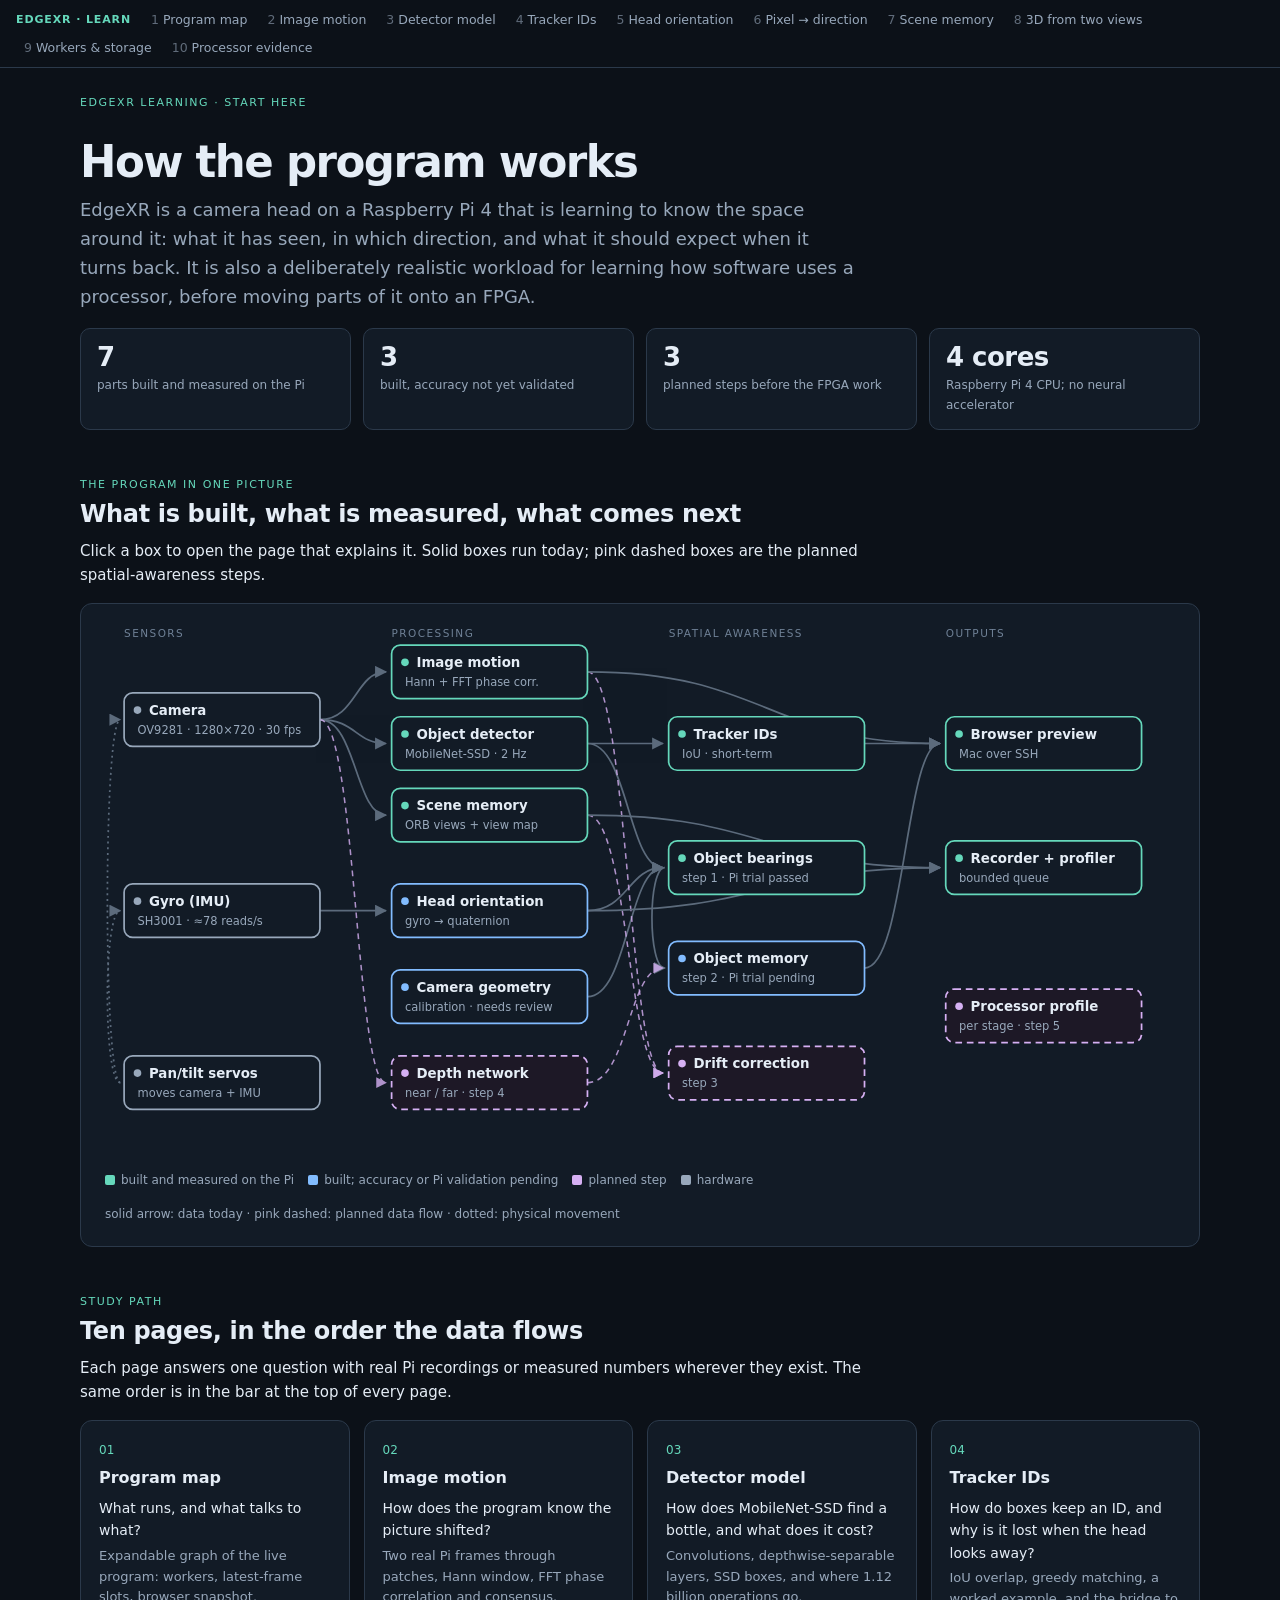
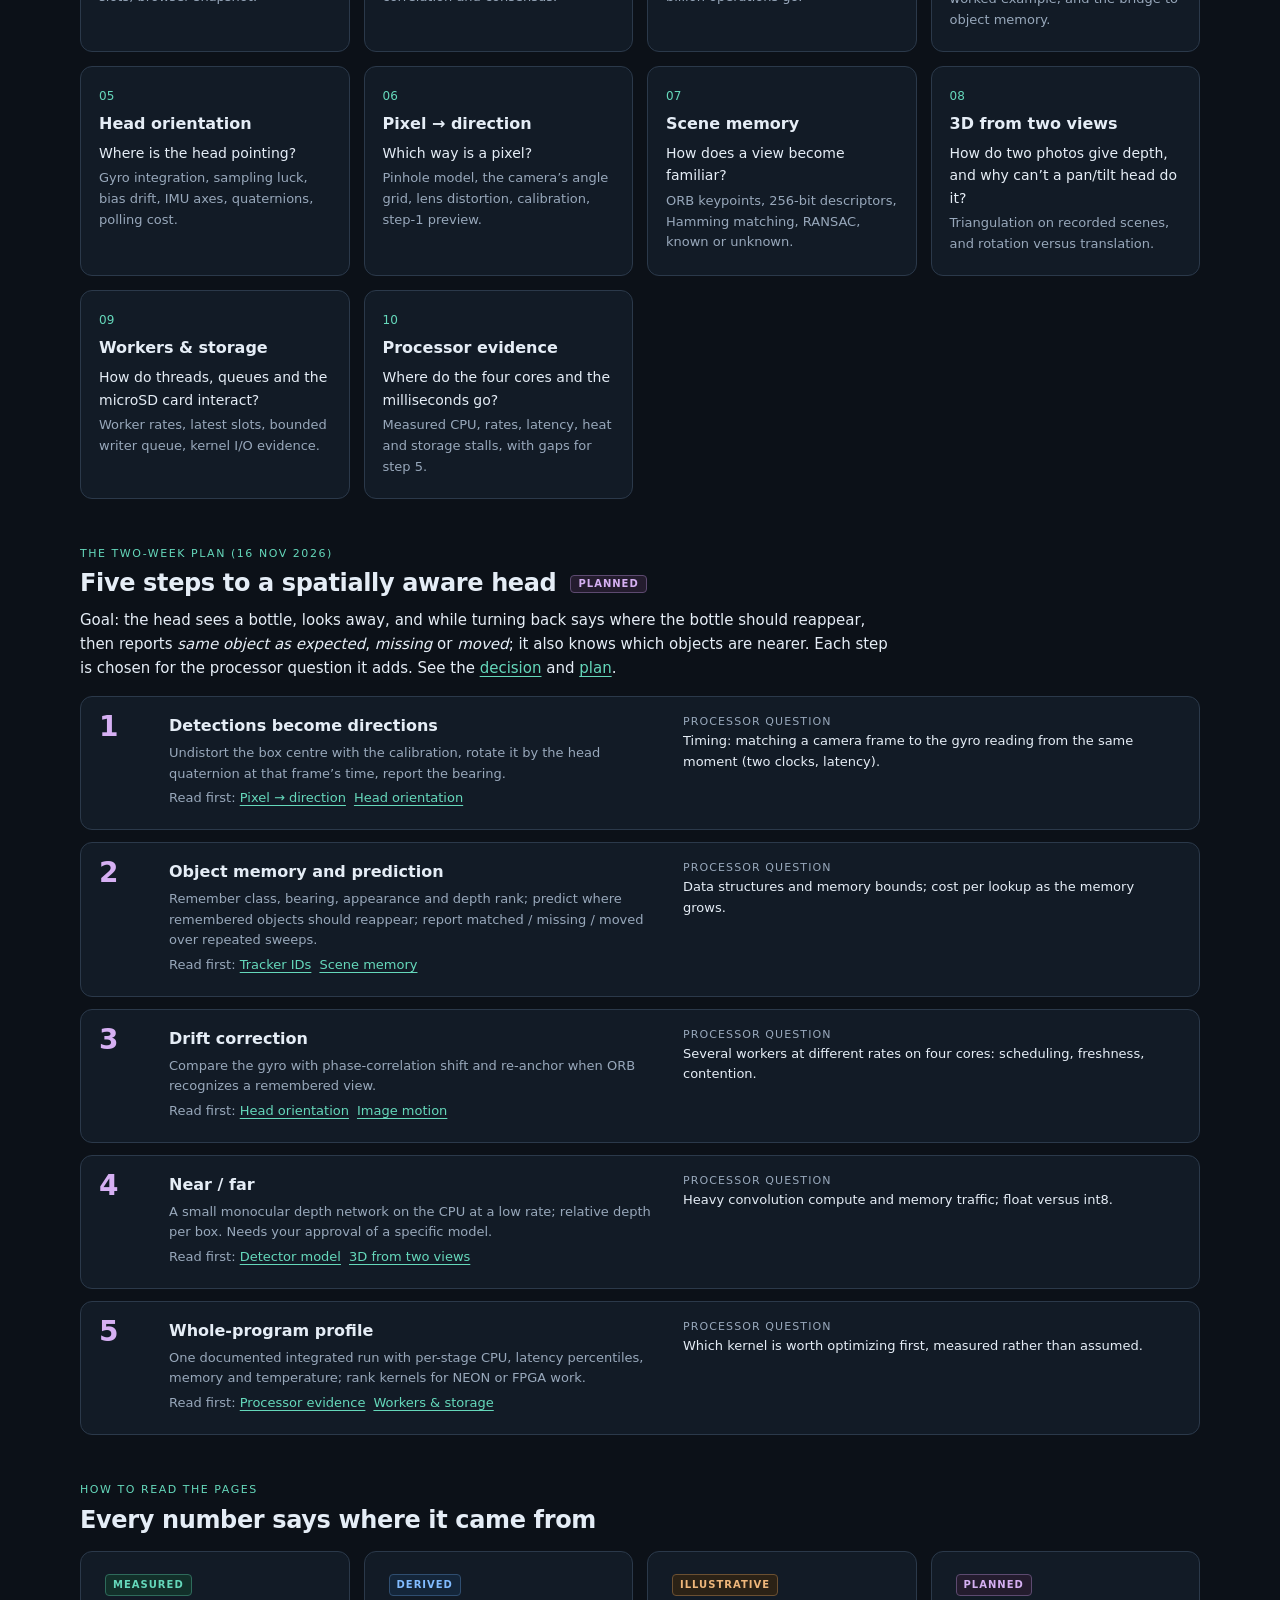
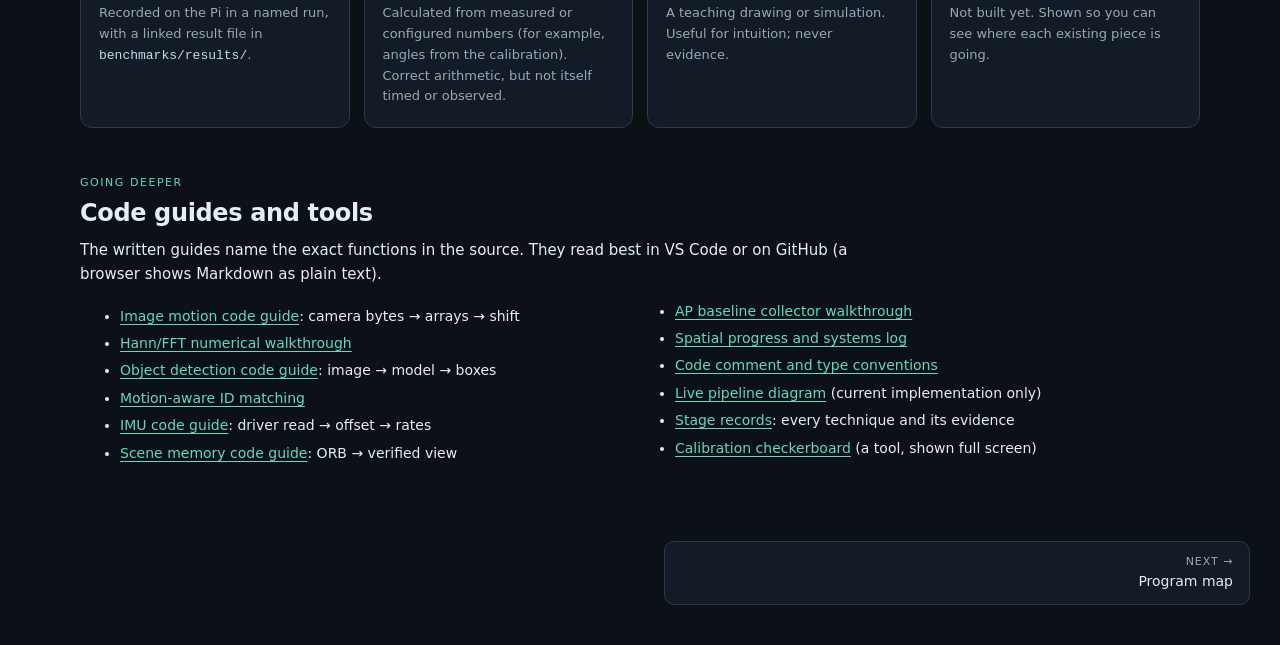
<file: docs/learning/index.html>
<!doctype html>
<html lang="en">
<head>
<meta charset="utf-8">
<meta name="viewport" content="width=device-width,initial-scale=1">
<title>EdgeXR · How the program works</title>
<link rel="stylesheet" href="learning-site.css">
<link rel="stylesheet" href="learning-charts.css">
<style>
/* Hub-specific layout; shared tokens live in learning-site.css. */
.map-wrap{overflow-x:auto}
#system-map{min-width:900px}
#system-map a{cursor:pointer}
#system-map a:hover rect.node,#system-map a:focus rect.node{stroke-width:3}
#system-map a:focus{outline:none}
.plan{display:grid;gap:12px;margin:16px 0}
.plan .step{display:grid;grid-template-columns:54px minmax(0,1fr) minmax(0,1fr);gap:16px;align-items:start;background:var(--panel);border:1px solid var(--line);border-radius:12px;padding:16px 18px}
.plan .n{font-size:28px;font-weight:600;color:var(--pink);line-height:1}
.plan h3{margin:0 0 4px}
.plan p{margin:2px 0;font-size:13px;color:var(--muted)}
.plan .reads a{display:inline-block;margin:2px 8px 2px 0;font-size:13px}
.plan .sys{font-size:13px;color:var(--text)}
.plan .sys b{color:var(--muted);font-weight:500;display:block;font-size:11px;letter-spacing:.1em;text-transform:uppercase}
.guides{columns:2;column-gap:30px;font-size:14px}.guides li{margin:5px 0;break-inside:avoid}
@media (max-width:820px){.plan .step{grid-template-columns:40px minmax(0,1fr)}.plan .sys{grid-column:2}.guides{columns:1}}
</style>
</head>
<body>
<main>
  <span class="eyebrow">EdgeXR learning · start here</span>
  <h1>How the program works</h1>
  <p class="lede">EdgeXR is a camera head on a Raspberry Pi 4 that is learning to know the space around it: what it has seen, in which direction, and what it should expect when it turns back. It is also a deliberately realistic workload for learning how software uses a processor, before moving parts of it onto an FPGA.</p>
  <div class="stats" id="status-counts"></div>

  <section class="block">
    <span class="eyebrow">The program in one picture</span>
    <h2>What is built, what is measured, what comes next</h2>
    <p>Click a box to open the page that explains it. Solid boxes run today; pink dashed boxes are the planned spatial-awareness steps.</p>
    <div class="panel map-wrap">
      <svg id="system-map" class="diagram" viewBox="0 0 1120 560" role="group" aria-label="System map: sensors, processing components, planned spatial-awareness steps and outputs"></svg>
      <div class="legend" id="map-legend"></div>
    </div>
  </section>

  <section class="block">
    <span class="eyebrow">Study path</span>
    <h2>Ten pages, in the order the data flows</h2>
    <p>Each page answers one question with real Pi recordings or measured numbers wherever they exist. The same order is in the bar at the top of every page.</p>
    <div class="cards" id="study-cards"></div>
  </section>

  <section class="block" id="plan">
    <span class="eyebrow">The two-week plan (16 Nov 2026)</span>
    <h2>Five steps to a spatially aware head <span class="badge planned">planned</span></h2>
    <p>Goal: the head sees a bottle, looks away, and while turning back says where the bottle should reappear, then reports <em>same object as expected</em>, <em>missing</em> or <em>moved</em>; it also knows which objects are nearer. Each step is chosen for the processor question it adds. See the <a href="../decisions/2026-11-16-spatial-awareness-integration.md">decision</a> and <a href="../exec-plans/active/spatial-awareness-integration.md">plan</a>.</p>
    <div class="plan" id="plan-steps"></div>
  </section>

  <section class="block">
    <span class="eyebrow">How to read the pages</span>
    <h2>Every number says where it came from</h2>
    <div class="cards">
      <div class="card"><h3><span class="badge measured">measured</span></h3><p>Recorded on the Pi in a named run, with a linked result file in <code>benchmarks/results/</code>.</p></div>
      <div class="card"><h3><span class="badge derived">derived</span></h3><p>Calculated from measured or configured numbers (for example, angles from the calibration). Correct arithmetic, but not itself timed or observed.</p></div>
      <div class="card"><h3><span class="badge illustrative">illustrative</span></h3><p>A teaching drawing or simulation. Useful for intuition; never evidence.</p></div>
      <div class="card"><h3><span class="badge planned">planned</span></h3><p>Not built yet. Shown so you can see where each existing piece is going.</p></div>
    </div>
  </section>

  <section class="block">
    <span class="eyebrow">Going deeper</span>
    <h2>Code guides and tools</h2>
    <p>The written guides name the exact functions in the source. They read best in VS Code or on GitHub (a browser shows Markdown as plain text).</p>
    <ul class="guides">
      <li><a href="IMAGE_MOTION.md">Image motion code guide</a>: camera bytes → arrays → shift</li>
      <li><a href="HANN_FFT_WALKTHROUGH.md">Hann/FFT numerical walkthrough</a></li>
      <li><a href="OBJECT_DETECTION.md">Object detection code guide</a>: image → model → boxes</li>
      <li><a href="MOTION_AWARE_TRACKING.md">Motion-aware ID matching</a></li>
      <li><a href="IMU.md">IMU code guide</a>: driver read → offset → rates</li>
      <li><a href="SCENE_MEMORY.md">Scene memory code guide</a>: ORB → verified view</li>
      <li><a href="AP_BASELINE.md">AP baseline collector walkthrough</a></li>
      <li><a href="SPATIAL_PROGRESS_AND_SYSTEMS.md">Spatial progress and systems log</a></li>
      <li><a href="CODE_CONVENTIONS.md">Code comment and type conventions</a></li>
      <li><a href="../PIPELINE.md">Live pipeline diagram</a> (current implementation only)</li>
      <li><a href="../STAGE_RECORDS.md">Stage records</a>: every technique and its evidence</li>
      <li><a href="calibration-screen.html">Calibration checkerboard</a> (a tool, shown full screen)</li>
    </ul>
  </section>
</main>
<script src="index.js"></script>
<script src="learning-nav.js"></script>
</body>
</html>
</file>
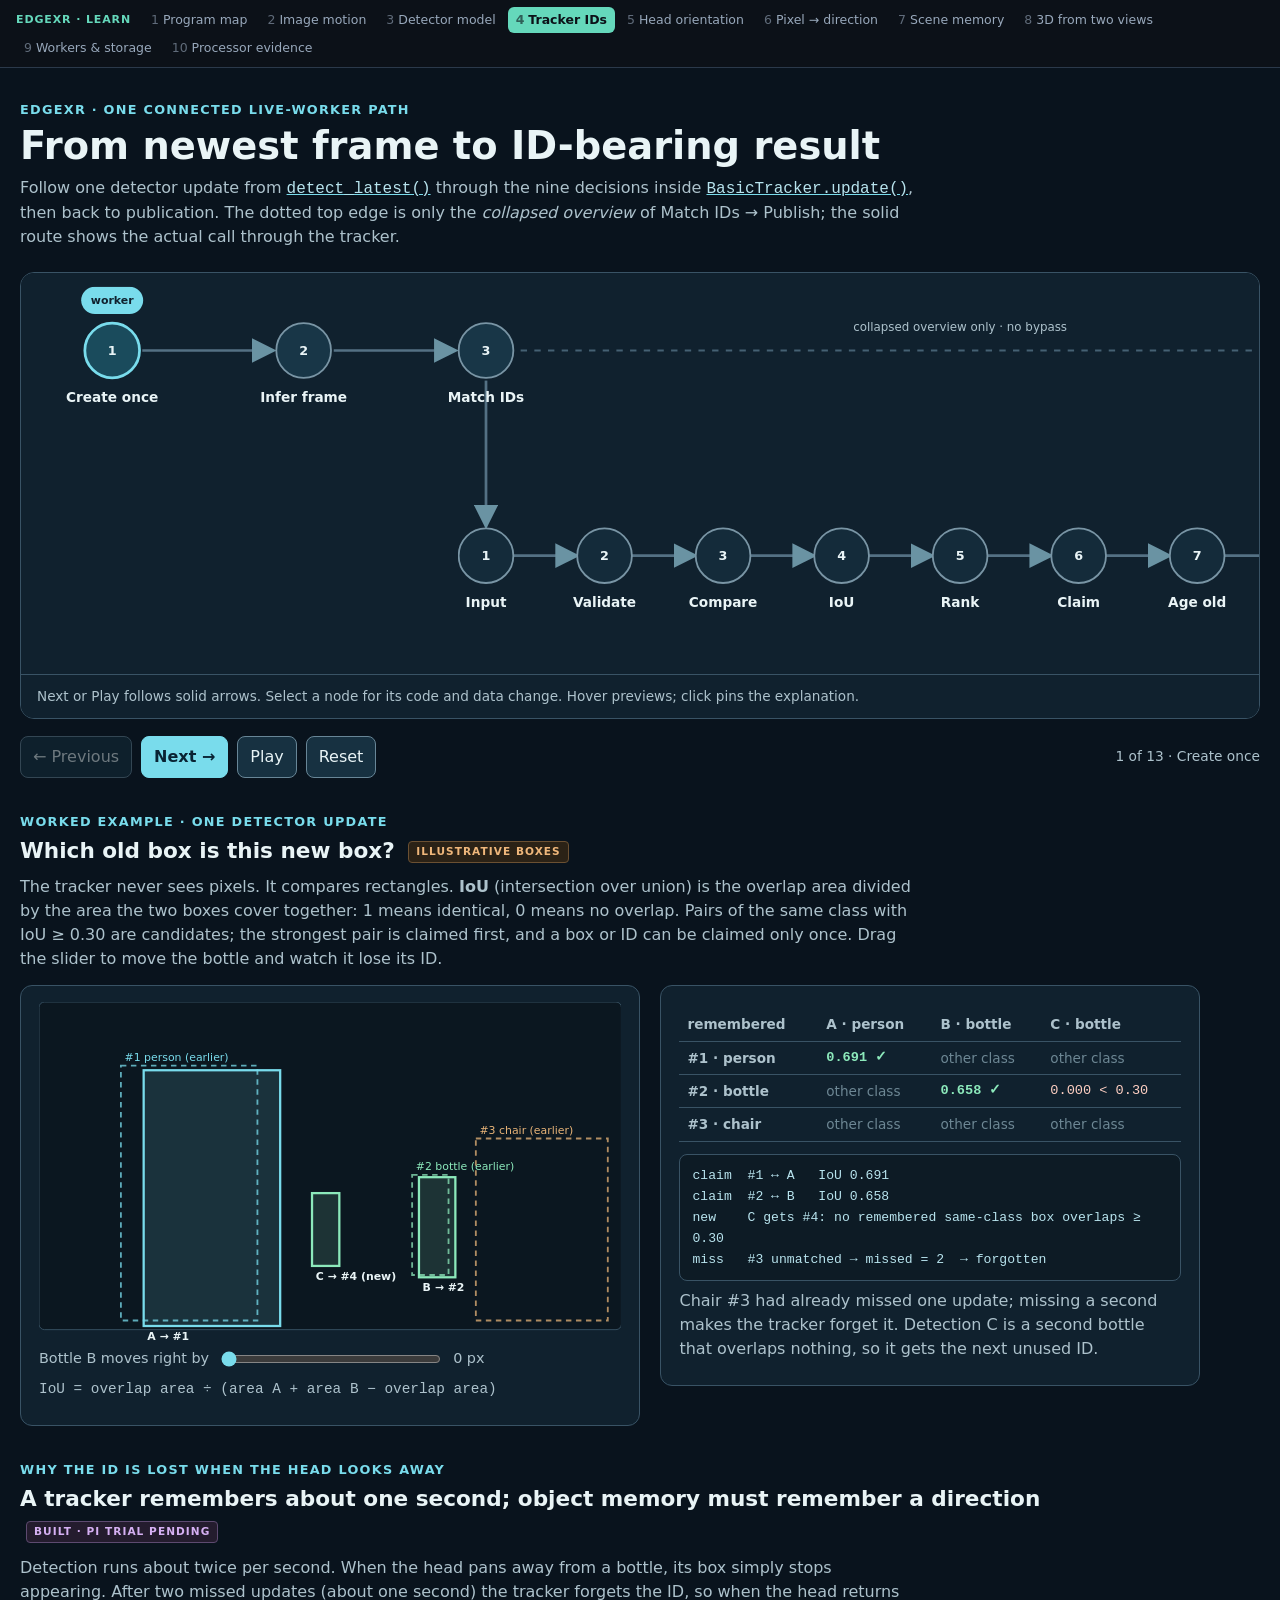
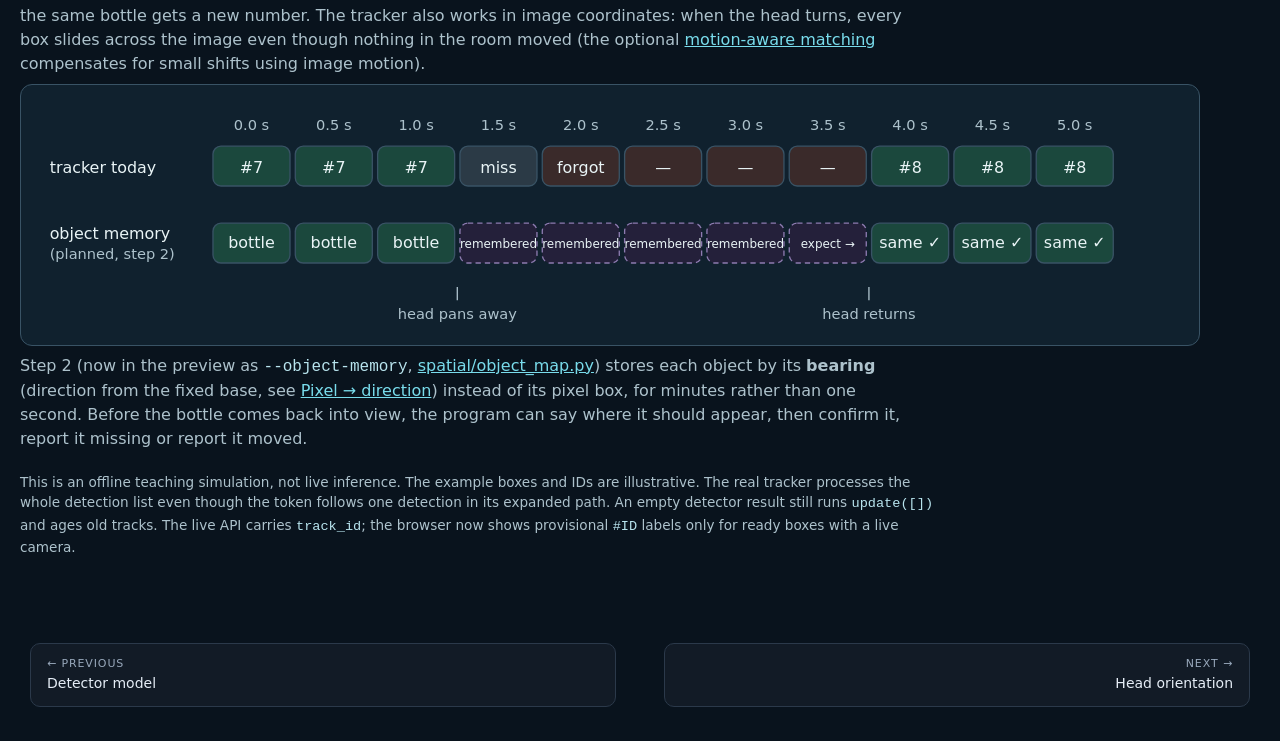
<file: docs/learning/basic-tracker.html>
<!doctype html>
<html lang="en">
<head>
  <meta charset="utf-8">
  <meta name="viewport" content="width=device-width, initial-scale=1">
  <title>EdgeXR · From detector frame to tracked result</title>
  <style>
    :root { color-scheme:dark; --paper:#09131d; --panel:#10212e; --ink:#e9f4f6;
      --muted:#adc2cc; --line:#395365; --cyan:#79dcec; --mint:#8ce9bb; --warm:#e8b478; }
    * { box-sizing:border-box; }
    body { margin:0; background:var(--paper); color:var(--ink); font:16px/1.5 system-ui,sans-serif; }
    main { max-width:1680px; margin:auto; padding:32px 20px 55px; }
    h1 { margin:5px 0 8px; font-size:clamp(1.8rem,3vw,2.7rem); line-height:1.14; }
    h2 { margin:0 0 10px; font-size:1.25rem; }
    p { margin:8px 0; }
    a { color:var(--cyan); }
    code { color:#b8e4ee; }
    .eyebrow { color:var(--cyan); font-size:.8rem; font-weight:750; letter-spacing:.1em; text-transform:uppercase; }
    .intro { max-width:900px; color:var(--muted); }
    .graph-shell { margin-top:23px; border:1px solid var(--line); border-radius:14px;
      background:var(--panel); overflow-x:auto; }
    #graph { display:block; width:100%; min-width:1550px; height:auto; }
    .edge { fill:none; stroke:#547184; stroke-width:3; }
    .edge.done { stroke:var(--mint); }
    .overview { fill:none; stroke:#456173; stroke-width:2; stroke-dasharray:7 8; }
    .overview-label { fill:var(--muted); font-size:13px; text-anchor:middle; }
    .node { cursor:pointer; }
    .node circle { fill:#142b3a; stroke:#7995a5; stroke-width:2; }
    .node.worker circle { fill:#183647; }
    .node.done circle { fill:#1b483d; stroke:var(--mint); }
    .node.current circle { fill:#1a4b5c; stroke:var(--cyan); stroke-width:3; }
    .node:hover circle, .node:focus-visible circle { stroke:#fff; stroke-width:3; }
    .node:focus-visible { outline:none; }
    .node .number { fill:var(--ink); font-size:14px; font-weight:750; text-anchor:middle; dominant-baseline:middle; }
    .node .label { fill:var(--ink); font-size:15px; font-weight:650; text-anchor:middle; }
    .node .sub { fill:var(--muted); font-size:11px; text-anchor:middle; }
    #object-token { transition:transform .45s ease; pointer-events:none; }
    #object-token rect { fill:var(--cyan); }
    #object-token text { fill:#10212e; font-size:12px; font-weight:800; text-anchor:middle; dominant-baseline:middle; }
    .graph-hint { padding:11px 16px; border-top:1px solid var(--line); color:var(--muted); font-size:.85rem; }
    .controls { display:flex; flex-wrap:wrap; align-items:center; gap:9px; margin:17px 0; }
    button { background:#173141; border:1px solid #688697; border-radius:8px; color:var(--ink);
      cursor:pointer; font:inherit; padding:8px 12px; }
    button:hover { border-color:var(--cyan); }
    button:focus-visible { outline:3px solid var(--cyan); outline-offset:2px; }
    button:disabled { opacity:.45; cursor:default; }
    .primary { background:var(--cyan); color:#092333; border-color:var(--cyan); font-weight:700; }
    #position { color:var(--muted); font-size:.86rem; margin-left:auto; }
    .detail { max-width:940px; background:var(--panel); border:1px solid var(--line); border-radius:12px;
      padding:18px 21px; min-height:170px; }
    .detail[hidden] { display:none; }
    .detail .stage { color:var(--cyan); font-size:.79rem; font-weight:750; text-transform:uppercase; letter-spacing:.07em; }
    .detail .visual { display:flex; flex-wrap:wrap; align-items:center; gap:9px; margin:12px 0; }
    .visual .chip { border:1px solid var(--line); border-radius:8px; background:#193543;
      padding:7px 10px; font-size:.84rem; }
    .visual .chip.accept { border-color:#5eaa85; background:#1b4739; color:var(--mint); }
    .visual .chip.reject { border-color:#ae7565; background:#4b2d2d; color:#ffd0c3; }
    .visual .arrow { color:var(--cyan); font-weight:800; }
    .visual svg { width:300px; max-width:100%; height:116px; }
    .detail .data { border-left:3px solid var(--cyan); padding:8px 12px; margin:12px 0;
      background:#173140; overflow-wrap:anywhere; font: .86rem/1.5 ui-monospace,SFMono-Regular,monospace; }
    .detail .effect { color:var(--mint); font-weight:700; }
    .detail .code { color:var(--muted); font-size:.85rem; margin-top:15px; }
    footer { max-width:930px; color:var(--muted); font-size:.85rem; margin-top:21px; }
    @media (max-width:600px) { main { padding:20px 12px 42px; } #position { width:100%; margin-left:0; } }
    @media (prefers-reduced-motion:reduce) { #object-token { transition:none; } }
    /* Worked example and look-away timeline (tracker-example.js). */
    .lesson { max-width:1180px; margin:34px 0 0; }
    .lesson h2 { font-size:1.35rem; margin:4px 0 8px; }
    .lesson p { max-width:900px; color:var(--muted); }
    .lesson-grid { display:grid; grid-template-columns:minmax(0,1.15fr) minmax(0,1fr); gap:20px; align-items:start; margin-top:14px; }
    .lesson-panel { background:var(--panel); border:1px solid var(--line); border-radius:12px; padding:16px 18px; }
    .lesson svg { display:block; width:100%; height:auto; }
    .lesson label { color:var(--muted); font-size:.9rem; display:flex; gap:10px; align-items:center; flex-wrap:wrap; }
    .lesson input[type=range] { accent-color:var(--cyan); width:220px; }
    table.iou { border-collapse:collapse; width:100%; font-size:.85rem; margin:6px 0 12px; }
    table.iou th, table.iou td { border-bottom:1px solid var(--line); padding:6px 8px; text-align:left; }
    table.iou th { color:var(--muted); font-weight:600; }
    table.iou td { font-family:ui-monospace,SFMono-Regular,monospace; }
    table.iou td.won { color:var(--mint); font-weight:700; }
    table.iou td.low { color:#ffd0c3; }
    table.iou td.na { color:#6d8794; font-family:inherit; }
    pre.steps { margin:0; white-space:pre-wrap; font:.82rem/1.6 ui-monospace,SFMono-Regular,monospace; color:#b8e4ee; background:#0d1b25; border:1px solid var(--line); border-radius:8px; padding:10px 12px; }
    .formula { font:.9rem/1.6 ui-monospace,SFMono-Regular,monospace; color:#b8e4ee; }
    .tag { display:inline-block; font-size:.66rem; font-weight:700; letter-spacing:.1em; text-transform:uppercase; padding:2px 7px; border-radius:4px; border:1px solid #6b5032; color:#efb77b; background:#2b2216; vertical-align:middle; margin-left:6px; }
    .tag.plan { border-color:#5d4a70; color:#d6b0f3; background:#241c2e; }
    @media (max-width:900px) { .lesson-grid { grid-template-columns:1fr; } }
  </style>
</head>
<body>
<main>
  <div class="eyebrow">EdgeXR · one connected live-worker path</div>
  <h1>From newest frame to ID-bearing result</h1>
  <p class="intro">Follow one detector update from <a href="../../src/vision/live_detector.py"><code>detect_latest()</code></a>
    through the nine decisions inside <a href="../../src/vision/basic_tracker.py"><code>BasicTracker.update()</code></a>,
    then back to publication. The dotted top edge is only the <em>collapsed overview</em> of Match IDs → Publish;
    the solid route shows the actual call through the tracker.</p>

  <div class="graph-shell">
    <svg id="graph" viewBox="0 0 1700 440" role="group" aria-label="One connected graph: create worker, infer frame, enter the nine tracking decisions, then publish">
      <defs><marker id="edge-arrow" markerWidth="9" markerHeight="9" refX="8" refY="4.5" orient="auto"><path d="M0,0 L9,4.5 L0,9 Z" fill="#6a93a3"/></marker></defs>
      <g id="edges"></g>
      <g id="nodes"></g>
      <g id="object-token" aria-hidden="true"><rect x="-34" y="-15" width="68" height="30" rx="15"/><text id="token-label" y="1">worker</text></g>
    </svg>
    <div class="graph-hint">Next or Play follows solid arrows. Select a node for its code and data change. Hover previews; click pins the explanation.</div>
  </div>

  <div class="controls">
    <button id="previous" type="button">← Previous</button>
    <button id="next" type="button" class="primary">Next →</button>
    <button id="play" type="button">Play</button>
    <button id="reset" type="button">Reset</button>
    <span id="position" aria-live="polite"></span>
  </div>

  <section id="detail" class="detail" aria-live="polite" hidden>
    <div id="detail-stage" class="stage"></div>
    <h2 id="detail-title"></h2>
    <p id="detail-rule"></p>
    <div id="detail-visual" class="visual" aria-hidden="true"></div>
    <div id="detail-data" class="data"></div>
    <p id="detail-effect" class="effect"></p>
    <p class="code">Code: <a id="detail-link" href="../../src/vision/live_detector.py"></a></p>
  </section>

  <section class="lesson" aria-labelledby="worked-title">
    <div class="eyebrow">Worked example · one detector update</div>
    <h2 id="worked-title">Which old box is this new box? <span class="tag">illustrative boxes</span></h2>
    <p>The tracker never sees pixels. It compares rectangles. <strong>IoU</strong> (intersection over union) is the overlap area divided by the area the two boxes cover together: 1 means identical, 0 means no overlap. Pairs of the same class with IoU ≥ 0.30 are candidates; the strongest pair is claimed first, and a box or ID can be claimed only once. Drag the slider to move the bottle and watch it lose its ID.</p>
    <div class="lesson-grid">
      <div class="lesson-panel">
        <svg id="example-frame" viewBox="0 0 640 380" role="img" aria-label="Earlier boxes dashed, current detections solid, with the IDs they receive"></svg>
        <label for="bottle-shift">Bottle B moves right by <input id="bottle-shift" type="range" min="0" max="120" value="0" step="5"><output id="bottle-shift-out"></output></label>
        <p class="formula">IoU = overlap area ÷ (area A + area B − overlap area)</p>
      </div>
      <div class="lesson-panel">
        <table class="iou" id="iou-table" aria-label="IoU between each remembered track and each current detection"></table>
        <pre class="steps" id="match-steps" aria-live="polite"></pre>
        <p>Chair #3 had already missed one update; missing a second makes the tracker forget it. Detection C is a second bottle that overlaps nothing, so it gets the next unused ID.</p>
      </div>
    </div>
  </section>

  <section class="lesson" aria-labelledby="away-title">
    <div class="eyebrow">Why the ID is lost when the head looks away</div>
    <h2 id="away-title">A tracker remembers about one second; object memory must remember a direction <span class="tag plan">built · Pi trial pending</span></h2>
    <p>Detection runs about twice per second. When the head pans away from a bottle, its box simply stops appearing. After two missed updates (about one second) the tracker forgets the ID, so when the head returns the same bottle gets a new number. The tracker also works in image coordinates: when the head turns, every box slides across the image even though nothing in the room moved (the optional <a href="MOTION_AWARE_TRACKING.md">motion-aware matching</a> compensates for small shifts using image motion).</p>
    <div class="lesson-panel">
      <svg id="lookaway" viewBox="0 0 860 172" role="img" aria-label="Timeline: the tracker forgets the bottle and gives it a new ID; planned object memory keeps it by direction and confirms it on return"></svg>
    </div>
    <p>Step 2 (now in the preview as <code>--object-memory</code>, <a href="../../src/spatial/object_map.py">spatial/object_map.py</a>) stores each object by its <strong>bearing</strong> (direction from the fixed base, see <a href="camera-geometry.html">Pixel → direction</a>) instead of its pixel box, for minutes rather than one second. Before the bottle comes back into view, the program can say where it should appear, then confirm it, report it missing or report it moved.</p>
  </section>

  <footer>This is an offline teaching simulation, not live inference. The example boxes and IDs are illustrative.
    The real tracker processes the whole detection list even though the token follows one detection in its expanded path.
    An empty detector result still runs <code>update([])</code> and ages old tracks. The live API carries
    <code>track_id</code>; the browser now shows provisional <code>#ID</code> labels only for ready boxes with a live camera.</footer>
</main>
<script src="basic-tracker.js"></script>
<script src="tracker-example.js"></script>
<script src="learning-nav.js"></script>
</body>
</html>
</file>
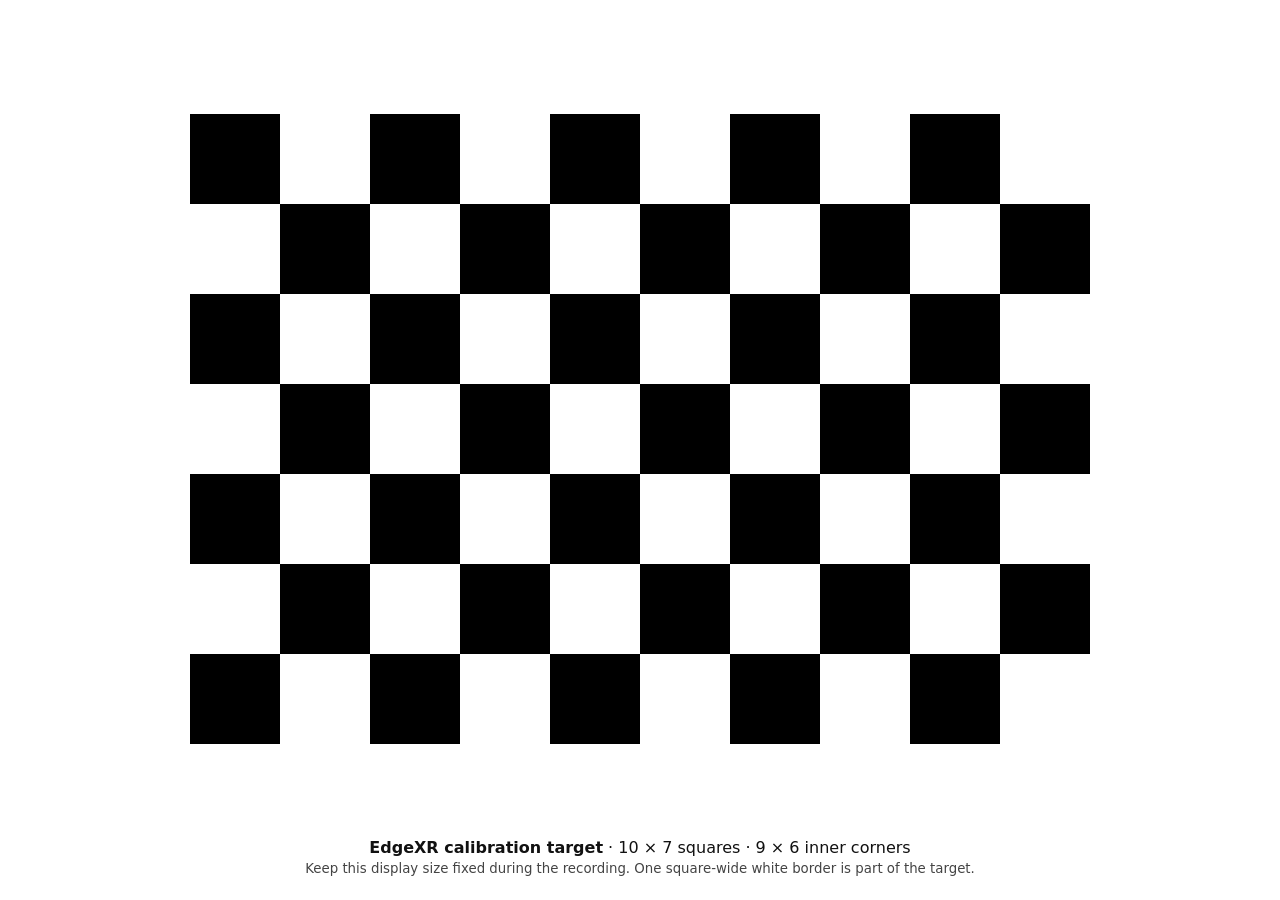
<file: docs/learning/calibration-screen.html>
<!doctype html>
<html lang="en"><head><meta charset="utf-8"><meta name="viewport" content="width=device-width,initial-scale=1">
<title>EdgeXR camera calibration target</title>
<style>
html,body{margin:0;background:#fff;color:#111;font:16px system-ui}main{display:flex;flex-direction:column;align-items:center;justify-content:center;min-height:100vh;box-sizing:border-box;padding:1vh 1vw}svg{display:block;width:min(96vw,120vh);height:auto;max-height:90vh}p{margin:4px;text-align:center}small{color:#444}@media(max-height:500px){p{font-size:12px}}
</style></head><body><main>
<svg viewBox="-1 -1 12 9" role="img" aria-label="10 by 7 checkerboard squares, 9 by 6 inside corners, with a white border" xmlns="http://www.w3.org/2000/svg">
<defs><pattern id="checker" width="2" height="2" patternUnits="userSpaceOnUse"><rect width="2" height="2" fill="white"/><rect width="1" height="1" fill="black"/><rect x="1" y="1" width="1" height="1" fill="black"/></pattern></defs>
<rect x="-1" y="-1" width="12" height="9" fill="white"/><rect width="10" height="7" fill="url(#checker)"/>
</svg>
<p><strong>EdgeXR calibration target</strong> · 10 × 7 squares · 9 × 6 inner corners</p>
<small>Keep this display size fixed during the recording. One square-wide white border is part of the target.</small>
</main></body></html>
</file>
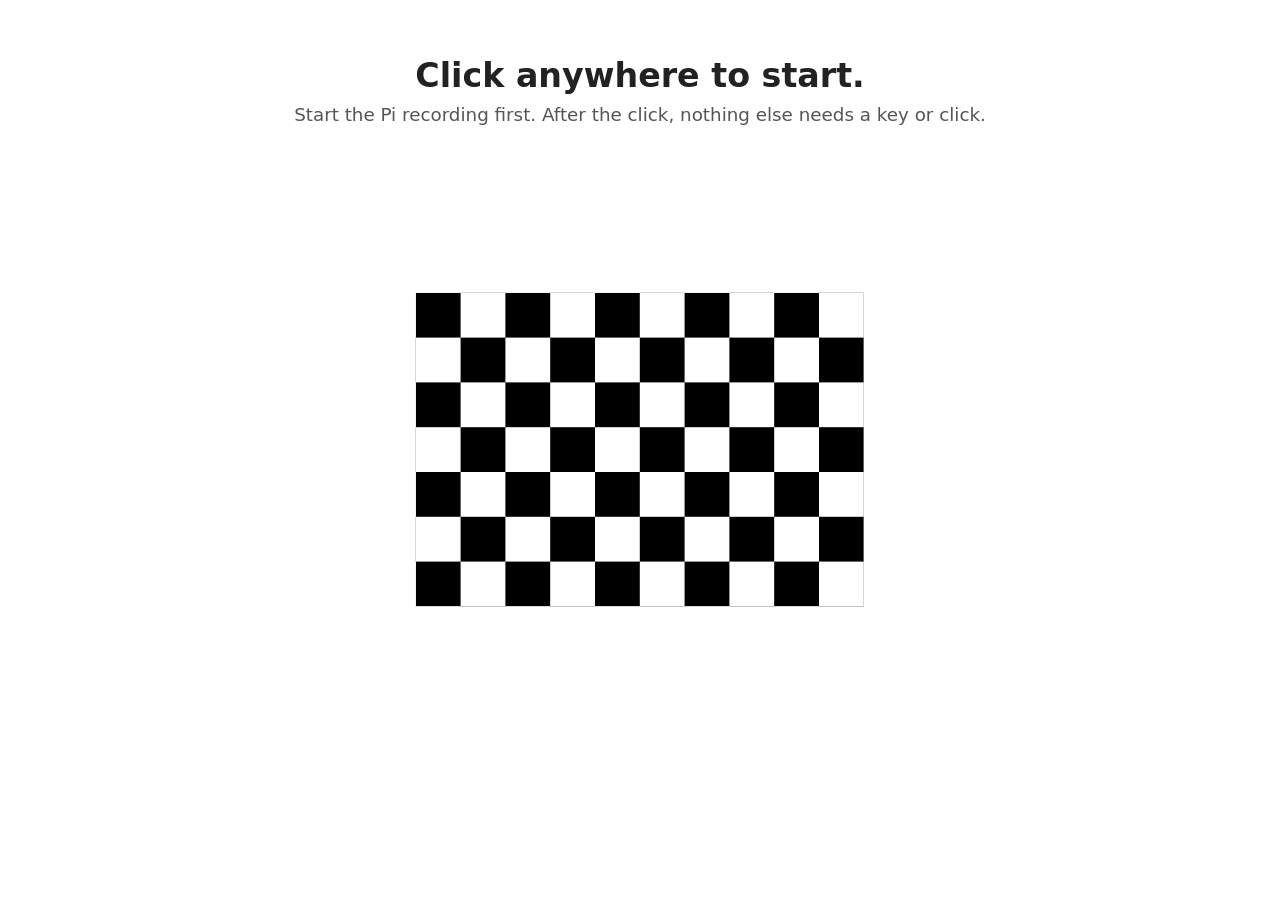
<file: docs/learning/calibration-tour.html>
<!doctype html>
<html lang="en"><head><meta charset="utf-8"><meta name="viewport" content="width=device-width,initial-scale=1">
<title>EdgeXR calibration corner tour</title>
<style>
/* Self-running calibration target (recalibration 03). One click starts it; a
   smaller board then visits every corner, edge and the centre of the screen,
   and on-screen text says when to change the laptop's angle. No keys needed. */
html,body{margin:0;height:100%;background:#fff;color:#111;font:16px system-ui;overflow:hidden;cursor:default}
#board{position:absolute;display:block}
#msg{position:absolute;left:0;right:0;text-align:center;font-size:clamp(18px,2.6vw,34px);font-weight:600;color:#222;padding:0 4vw;line-height:1.3}
#msg small{display:block;font-size:.55em;font-weight:400;color:#555;margin-top:.3em}
</style></head><body>
<svg id="board" viewBox="-1 -1 12 9" role="img" aria-label="10 by 7 checkerboard squares, 9 by 6 inside corners, with a white border" xmlns="http://www.w3.org/2000/svg">
<defs><pattern id="checker" width="2" height="2" patternUnits="userSpaceOnUse"><rect width="2" height="2" fill="white"/><rect width="1" height="1" fill="black"/><rect x="1" y="1" width="1" height="1" fill="black"/></pattern></defs>
<rect x="-1" y="-1" width="12" height="9" fill="white"/><rect width="10" height="7" fill="url(#checker)"/>
</svg>
<div id="msg"></div>
<script>
/* Schedule (seconds after the click): 30 s line-up with the board in the centre,
   then four rounds of nine 8-second positions, with a 10-second "change the
   laptop angle" pause (board in the centre) between rounds. Total 348 s. */
(function () {
  const board = document.getElementById("board"), msg = document.getElementById("msg");
  const SCALE = 0.42, MARGIN = 0.01, HOLD = 8, LINEUP = 30, CHANGE = 10;
  const TOUR = ["TL", "T", "TR", "R", "BR", "B", "BL", "L", "C"];
  const ROUNDS = [
    "Round 1 of 4: laptop facing the camera. Hold still.",
    "Round 2 of 4: laptop turned. Hold still.",
    "Round 3 of 4: laptop turned the other way. Hold still.",
    "Round 4 of 4: lid tilted back. Hold still.",
  ];
  const CHANGES = [
    "Now turn the laptop about 20° on the table, then hold still.",
    "Now turn the laptop about 20° the other way, then hold still.",
    "Now face the camera again and tilt the lid back about 20°, then hold still.",
  ];
  // Build the timeline once: [start s, end s, position, message].
  const steps = [];
  let t = 0;
  steps.push([t, t += LINEUP, "C", "Line up now: move the laptop until this screen fills the camera preview.", true]);
  ROUNDS.forEach((text, r) => {
    TOUR.forEach((p) => steps.push([t, t += HOLD, p, text, false]));
    if (r < CHANGES.length) steps.push([t, t += CHANGE, "C", CHANGES[r], true]);
  });
  const END = t;

  /** Put the board at a named screen position and the message on the other half. @param {string} p Position. @param {string} text Message. @param {string} [sub] Second line. @returns {void} */
  function show(p, text, sub) {
    const W = innerWidth, H = innerHeight, w = SCALE * W, h = w * 9 / 12;
    const col = p.includes("L") ? 0 : p.includes("R") ? 2 : 1;
    const row = p.startsWith("T") ? 0 : p.startsWith("B") ? 2 : 1;
    const xs = [MARGIN * W, (W - w) / 2, W - w - MARGIN * W], ys = [MARGIN * H, (H - h) / 2, H - h - MARGIN * H];
    Object.assign(board.style, { width: `${w}px`, height: `${h}px`, left: `${xs[col]}px`, top: `${ys[row]}px` });
    msg.innerHTML = `${text}${sub ? `<small>${sub}</small>` : ""}`;
    // Text goes in the half of the screen the board is not using.
    if (row === 0) { msg.style.top = ""; msg.style.bottom = "6vh"; } else { msg.style.bottom = ""; msg.style.top = "6vh"; }
  }

  let started = null;
  /** Show the step for the current elapsed time. @returns {void} */
  function tick() {
    const s = (performance.now() - started) / 1000 + Number(location.hash.replace("#t=", "") || 0);
    if (s >= END) { show("C", "Finished. Leave everything; the Pi recording stops on its own."); return; }
    const [a, b, p, text, countdown] = steps.find((x) => s >= x[0] && s < x[1]);
    show(p, text, countdown ? `${Math.ceil(b - s)} s` : `${Math.ceil(END - s)} s left in total`);
    requestAnimationFrame(tick);
  }
  show("C", "Click anywhere to start.", "Start the Pi recording first. After the click, nothing else needs a key or click.");
  document.addEventListener("click", () => { if (started === null) { started = performance.now(); tick(); } });
  addEventListener("resize", () => { if (started === null) show("C", "Click anywhere to start.", "Start the Pi recording first. After the click, nothing else needs a key or click."); });
})();
</script>
</body></html>
</file>
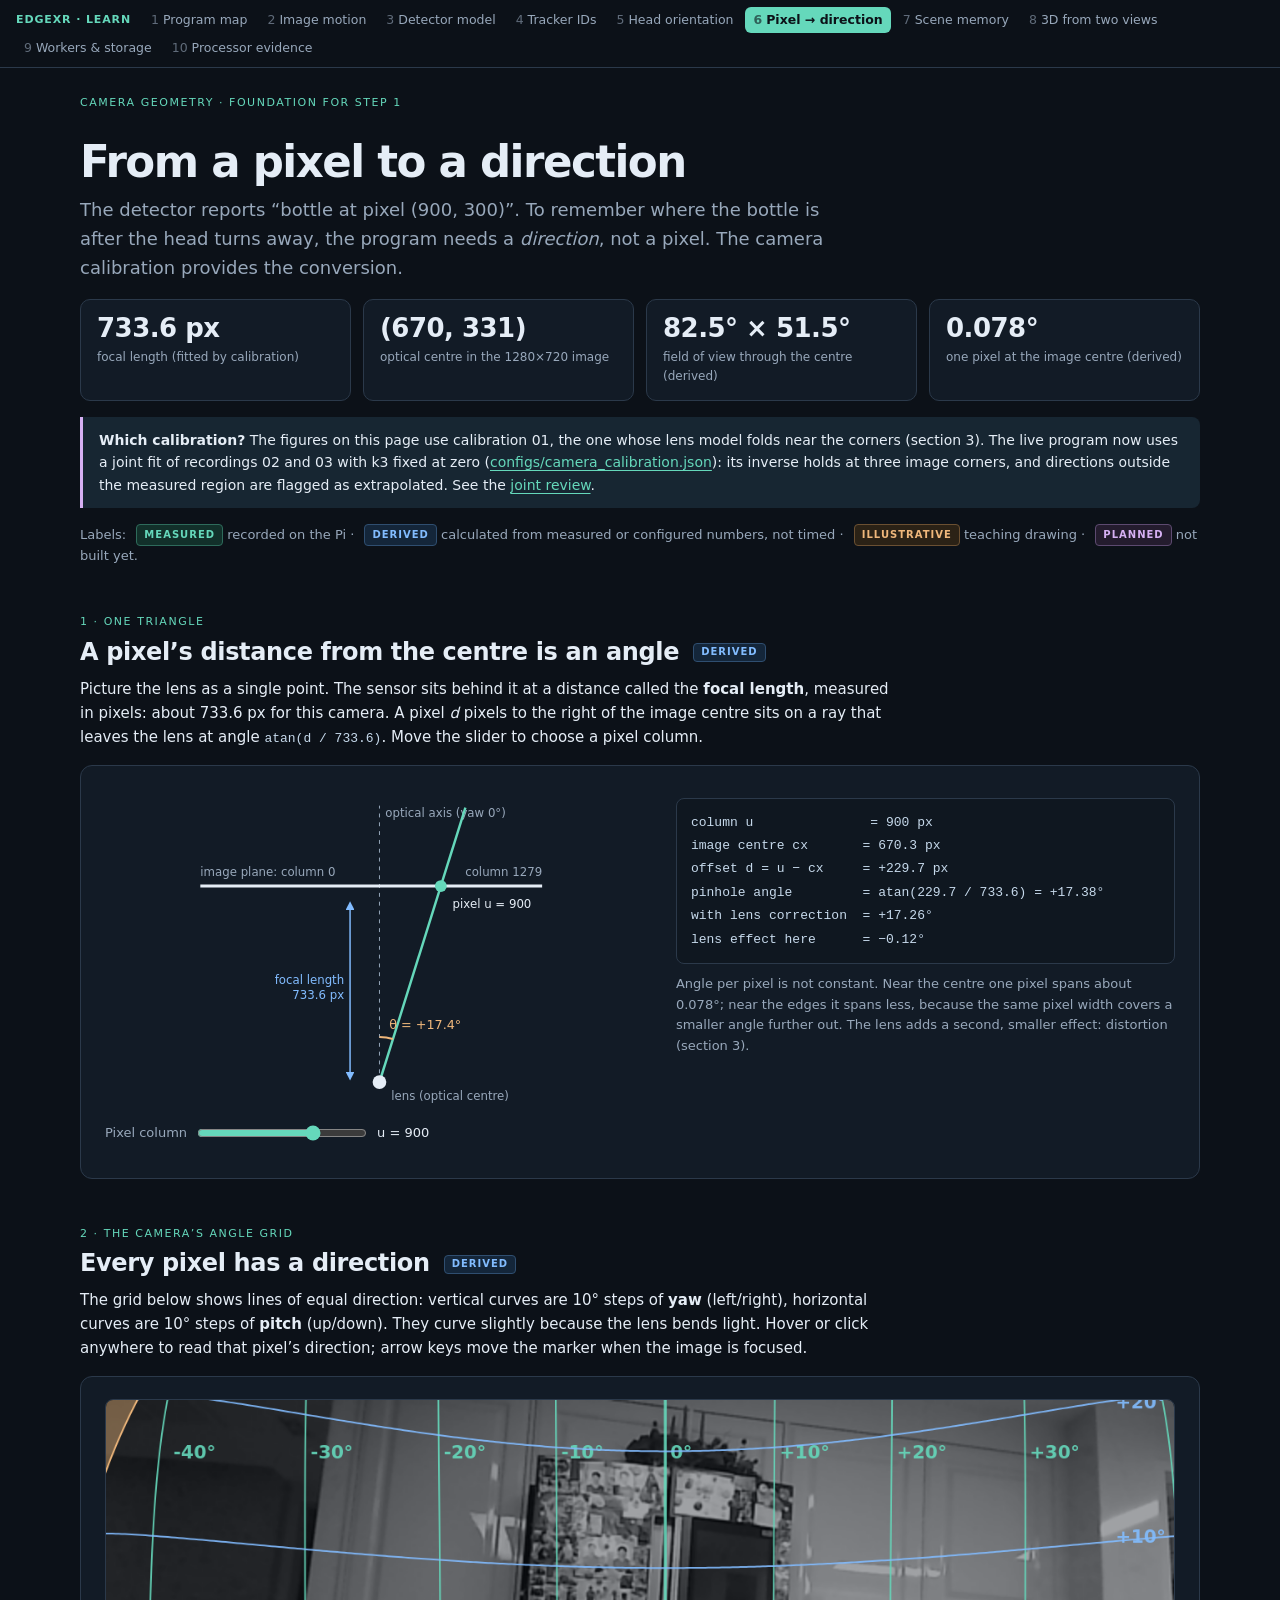
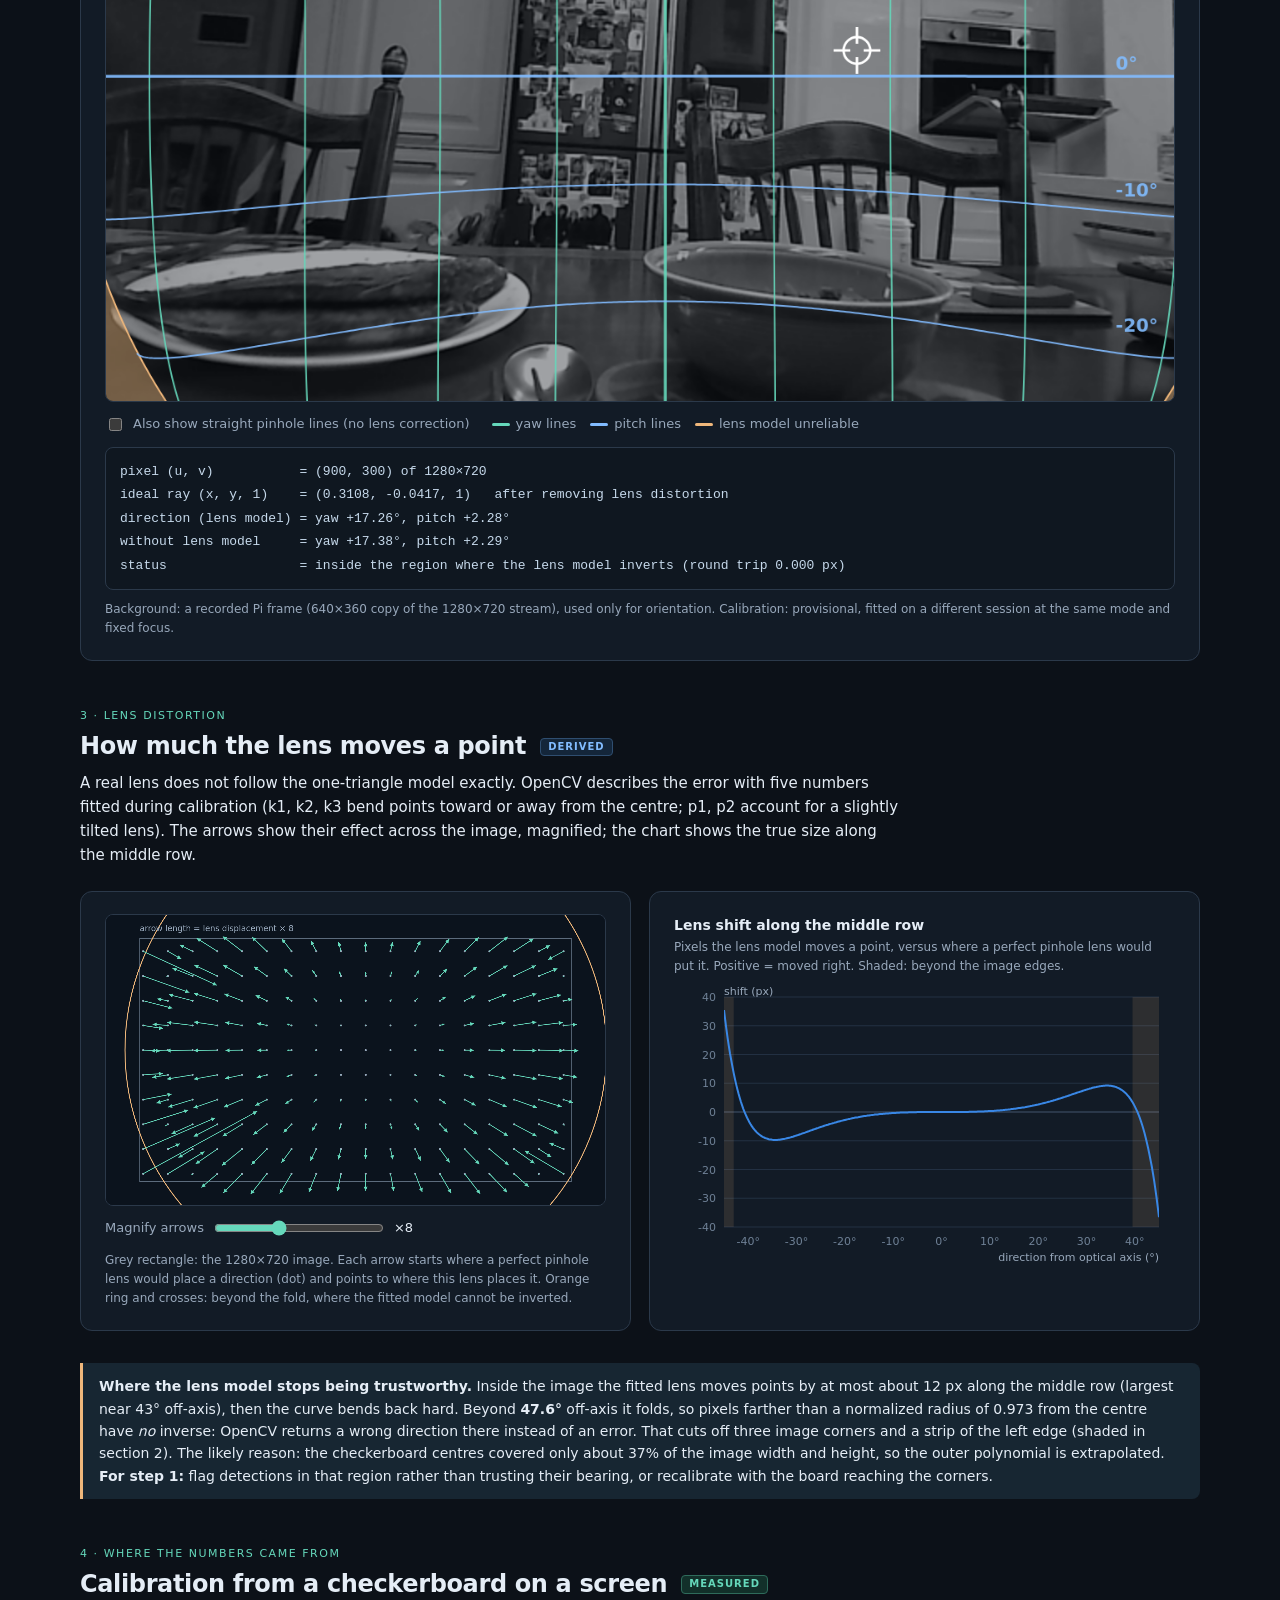
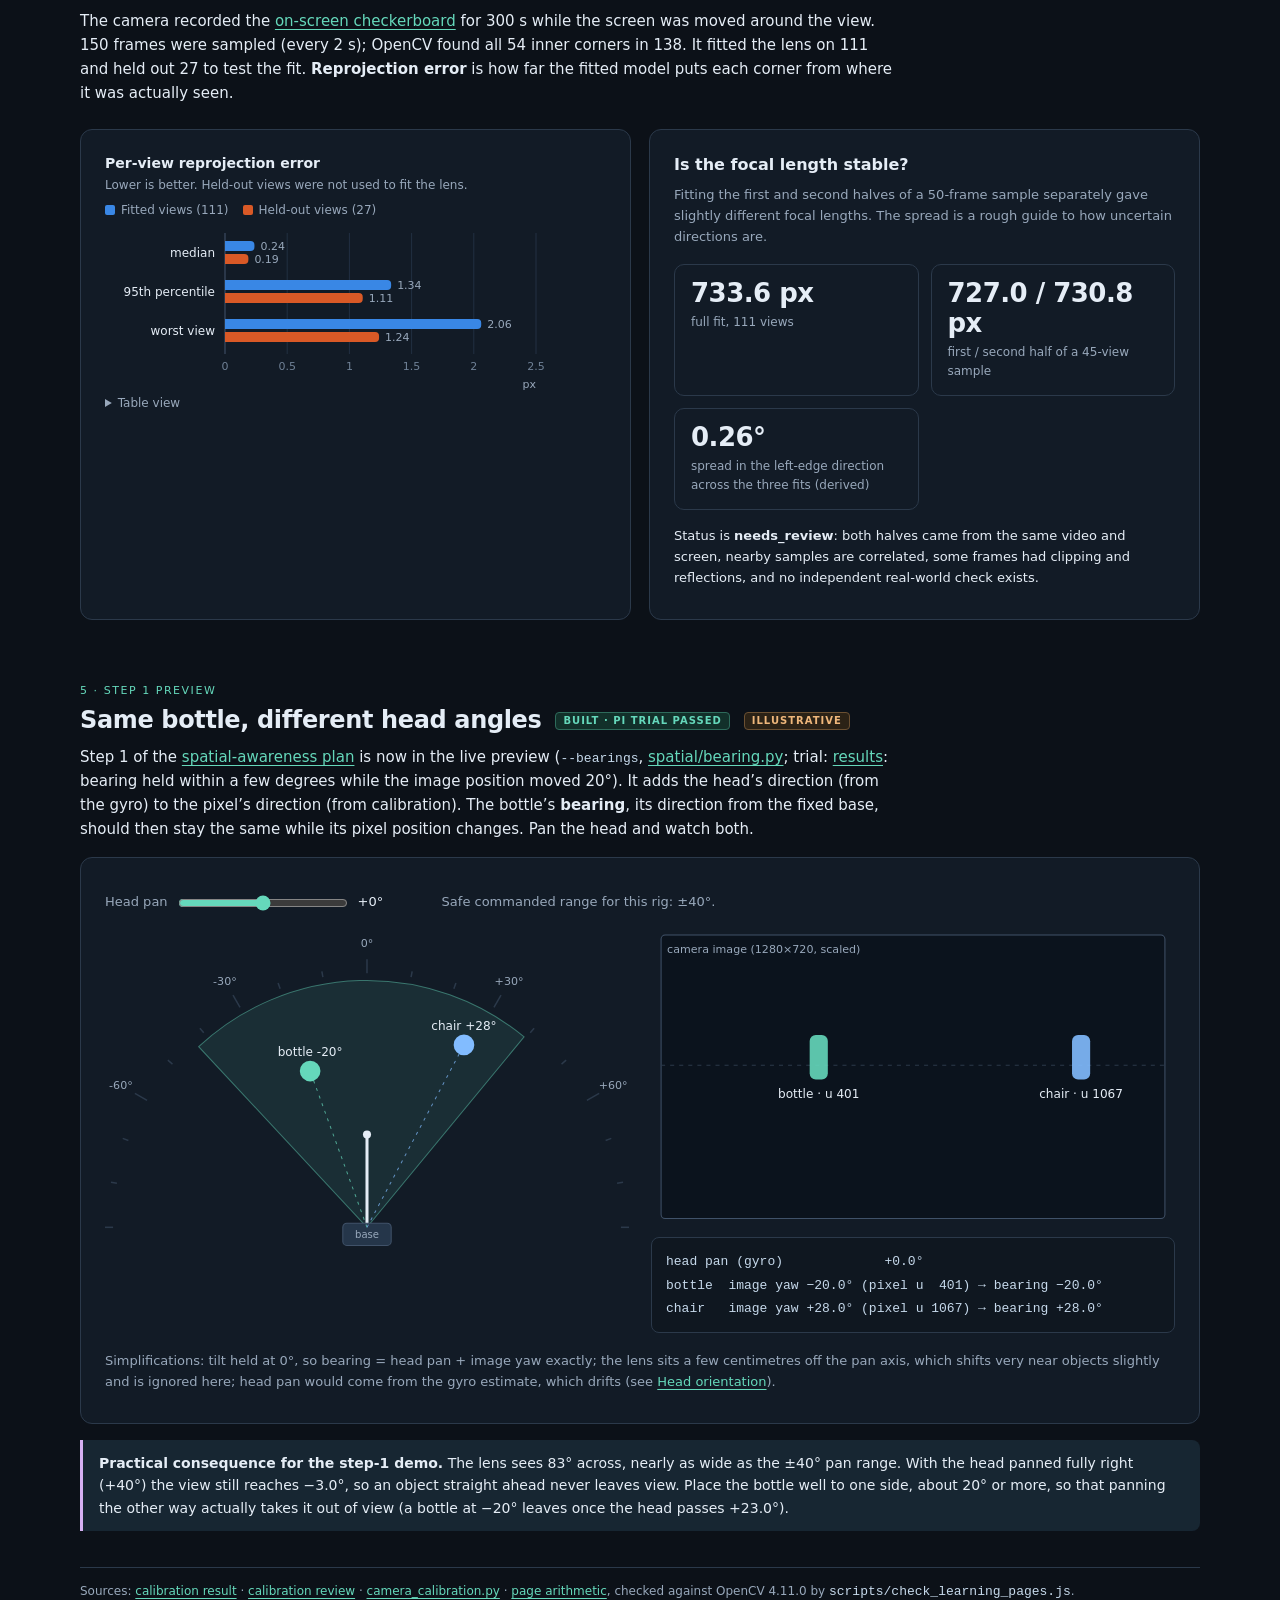
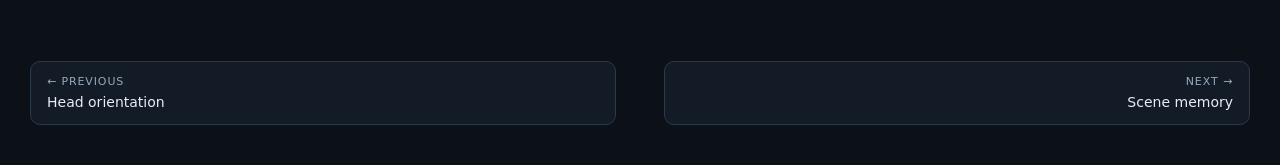
<file: docs/learning/camera-geometry.html>
<!doctype html>
<html lang="en">
<head>
<meta charset="utf-8">
<meta name="viewport" content="width=device-width,initial-scale=1">
<title>EdgeXR · From a pixel to a direction</title>
<link rel="stylesheet" href="learning-site.css">
<link rel="stylesheet" href="learning-charts.css">
<style>
/* Page-specific figure sizing; shared tokens live in learning-site.css. */
.figure-canvas{display:block;width:100%;height:auto;background:#0b131d;border-radius:8px;border:1px solid var(--line);cursor:crosshair}
.pinhole{display:grid;grid-template-columns:minmax(0,1.1fr) minmax(0,1fr);gap:22px;align-items:start}
.preview{display:grid;grid-template-columns:minmax(0,1fr) minmax(0,1fr);gap:22px;align-items:start}
.legend-inline span{margin-right:14px;white-space:nowrap}
.swatch{display:inline-block;width:18px;height:3px;border-radius:2px;vertical-align:middle;margin-right:6px}
@media (max-width:820px){.pinhole,.preview{grid-template-columns:1fr}}
</style>
</head>
<body>
<main>
  <span class="eyebrow">Camera geometry · foundation for step 1</span>
  <h1>From a pixel to a direction</h1>
  <p class="lede">The detector reports “bottle at pixel (900, 300)”. To remember where the bottle is after the head turns away, the program needs a <em>direction</em>, not a pixel. The camera calibration provides the conversion.</p>
  <div class="stats" id="headline-stats"></div>
  <div class="callout plan"><strong>Which calibration?</strong> The figures on this page use calibration 01, the one whose lens model folds near the corners (section 3). The live program now uses a joint fit of recordings 02 and 03 with k3 fixed at zero (<a href="../../configs/camera_calibration.json">configs/camera_calibration.json</a>): its inverse holds at three image corners, and directions outside the measured region are flagged as extrapolated. See the <a href="../../benchmarks/results/camera-calibration-joint-02-03.json">joint review</a>.</div>
  <p class="small muted">Labels: <span class="badge measured">measured</span> recorded on the Pi · <span class="badge derived">derived</span> calculated from measured or configured numbers, not timed · <span class="badge illustrative">illustrative</span> teaching drawing · <span class="badge planned">planned</span> not built yet.</p>

  <section class="block">
    <span class="eyebrow">1 · One triangle</span>
    <h2>A pixel’s distance from the centre is an angle <span class="badge derived">derived</span></h2>
    <p>Picture the lens as a single point. The sensor sits behind it at a distance called the <strong>focal length</strong>, measured in pixels: about 733.6 px for this camera. A pixel <em>d</em> pixels to the right of the image centre sits on a ray that leaves the lens at angle <code>atan(d / 733.6)</code>. Move the slider to choose a pixel column.</p>
    <div class="panel pinhole">
      <figure>
        <svg id="pinhole" class="diagram" viewBox="0 0 560 330" role="img" aria-label="Top-down pinhole camera: lens point, image plane at the focal length, and the ray through the chosen pixel"></svg>
        <div class="controls"><label for="column">Pixel column <input id="column" type="range" min="0" max="1279" value="900"><output id="column-out"></output></label></div>
      </figure>
      <div>
        <div id="pinhole-math" class="math"></div>
        <p class="small muted">Angle per pixel is not constant. Near the centre one pixel spans about 0.078°; near the edges it spans less, because the same pixel width covers a smaller angle further out. The lens adds a second, smaller effect: distortion (section 3).</p>
      </div>
    </div>
  </section>

  <section class="block">
    <span class="eyebrow">2 · The camera’s angle grid</span>
    <h2>Every pixel has a direction <span class="badge derived">derived</span></h2>
    <p>The grid below shows lines of equal direction: vertical curves are 10° steps of <strong>yaw</strong> (left/right), horizontal curves are 10° steps of <strong>pitch</strong> (up/down). They curve slightly because the lens bends light. Hover or click anywhere to read that pixel’s direction; arrow keys move the marker when the image is focused.</p>
    <div class="panel">
      <canvas id="angle-grid" class="figure-canvas" width="1280" height="720" tabindex="0" role="img" aria-label="Recorded Pi frame with lines of equal camera yaw and pitch and the shaded region where the lens model is unreliable"></canvas>
      <div class="controls">
        <label><input id="show-pinhole" type="checkbox"> Also show straight pinhole lines (no lens correction)</label>
        <span class="legend-inline small muted"><span><i class="swatch" style="background:#65d8bb"></i>yaw lines</span><span><i class="swatch" style="background:#82bcff"></i>pitch lines</span><span><i class="swatch" style="background:#efb77b"></i>lens model unreliable</span></span>
      </div>
      <div id="grid-readout" class="math" aria-live="polite"></div>
      <figcaption>Background: a recorded Pi frame (640×360 copy of the 1280×720 stream), used only for orientation. Calibration: provisional, fitted on a different session at the same mode and fixed focus.</figcaption>
    </div>
  </section>

  <section class="block">
    <span class="eyebrow">3 · Lens distortion</span>
    <h2>How much the lens moves a point <span class="badge derived">derived</span></h2>
    <p>A real lens does not follow the one-triangle model exactly. OpenCV describes the error with five numbers fitted during calibration (k1, k2, k3 bend points toward or away from the centre; p1, p2 account for a slightly tilted lens). The arrows show their effect across the image, magnified; the chart shows the true size along the middle row.</p>
    <div class="grid-2">
      <div class="panel">
        <canvas id="distortion" class="figure-canvas" width="1480" height="860" role="img" aria-label="Regular grid bent by the fitted lens distortion, magnified"></canvas>
        <div class="controls"><label for="magnify">Magnify arrows <input id="magnify" type="range" min="1" max="20" value="8"><output id="magnify-out"></output></label></div>
        <figcaption>Grey rectangle: the 1280×720 image. Each arrow starts where a perfect pinhole lens would place a direction (dot) and points to where this lens places it. Orange ring and crosses: beyond the fold, where the fitted model cannot be inverted.</figcaption>
      </div>
      <div class="panel"><div id="radial-chart"></div></div>
    </div>
    <div class="callout warn" id="fold-callout"></div>
  </section>

  <section class="block">
    <span class="eyebrow">4 · Where the numbers came from</span>
    <h2>Calibration from a checkerboard on a screen <span class="badge measured">measured</span></h2>
    <p>The camera recorded the <a href="calibration-screen.html">on-screen checkerboard</a> for 300 s while the screen was moved around the view. 150 frames were sampled (every 2 s); OpenCV found all 54 inner corners in 138. It fitted the lens on 111 and held out 27 to test the fit. <strong>Reprojection error</strong> is how far the fitted model puts each corner from where it was actually seen.</p>
    <div class="grid-2">
      <div class="panel"><div id="rms-chart"></div></div>
      <div class="panel">
        <h3>Is the focal length stable?</h3>
        <p class="small muted">Fitting the first and second halves of a 50-frame sample separately gave slightly different focal lengths. The spread is a rough guide to how uncertain directions are.</p>
        <div class="stats" id="focal-stats"></div>
        <p class="small">Status is <strong>needs_review</strong>: both halves came from the same video and screen, nearby samples are correlated, some frames had clipping and reflections, and no independent real-world check exists.</p>
      </div>
    </div>
  </section>

  <section class="block">
    <span class="eyebrow">5 · Step 1 preview</span>
    <h2>Same bottle, different head angles <span class="badge measured">built · Pi trial passed</span> <span class="badge illustrative">illustrative</span></h2>
    <p>Step 1 of the <a href="index.html#plan">spatial-awareness plan</a> is now in the live preview (<code>--bearings</code>, <a href="../../src/spatial/bearing.py">spatial/bearing.py</a>; trial: <a href="../STEP1_BEARING_RESULTS_02.md">results</a>: bearing held within a few degrees while the image position moved 20°). It adds the head’s direction (from the gyro) to the pixel’s direction (from calibration). The bottle’s <strong>bearing</strong>, its direction from the fixed base, should then stay the same while its pixel position changes. Pan the head and watch both.</p>
    <div class="panel">
      <div class="controls"><label for="pan">Head pan <input id="pan" type="range" min="-40" max="40" value="0" step="1"><output id="pan-out"></output></label><span class="small muted">Safe commanded range for this rig: ±40°.</span></div>
      <div class="preview">
        <svg id="topdown" class="diagram" viewBox="0 0 520 330" role="img" aria-label="Top-down view of the fixed base, head direction, field of view and two remembered objects"></svg>
        <div>
          <svg id="camera-view" class="diagram" viewBox="0 0 520 300" role="img" aria-label="What the camera image shows for the chosen head pan"></svg>
          <div id="preview-readout" class="math" aria-live="polite"></div>
        </div>
      </div>
      <p class="small muted">Simplifications: tilt held at 0°, so bearing = head pan + image yaw exactly; the lens sits a few centimetres off the pan axis, which shifts very near objects slightly and is ignored here; head pan would come from the gyro estimate, which drifts (see <a href="orientation-explorer.html">Head orientation</a>).</p>
    </div>
    <div class="callout plan" id="placement-callout"></div>
  </section>

  <footer class="page">Sources: <a href="../../benchmarks/results/camera-calibration-screen-01.json">calibration result</a> · <a href="../SCREEN_CAMERA_CALIBRATION_RESULTS_01.md">calibration review</a> · <a href="../../src/spatial/camera_calibration.py">camera_calibration.py</a> · <a href="camera-geometry-math.js">page arithmetic</a>, checked against OpenCV 4.11.0 by <code>scripts/check_learning_pages.js</code>.</footer>
</main>
<script src="camera-geometry-math.js"></script>
<script src="learning-charts.js"></script>
<script src="camera-geometry.js"></script>
<script src="learning-nav.js"></script>
</body>
</html>
</file>
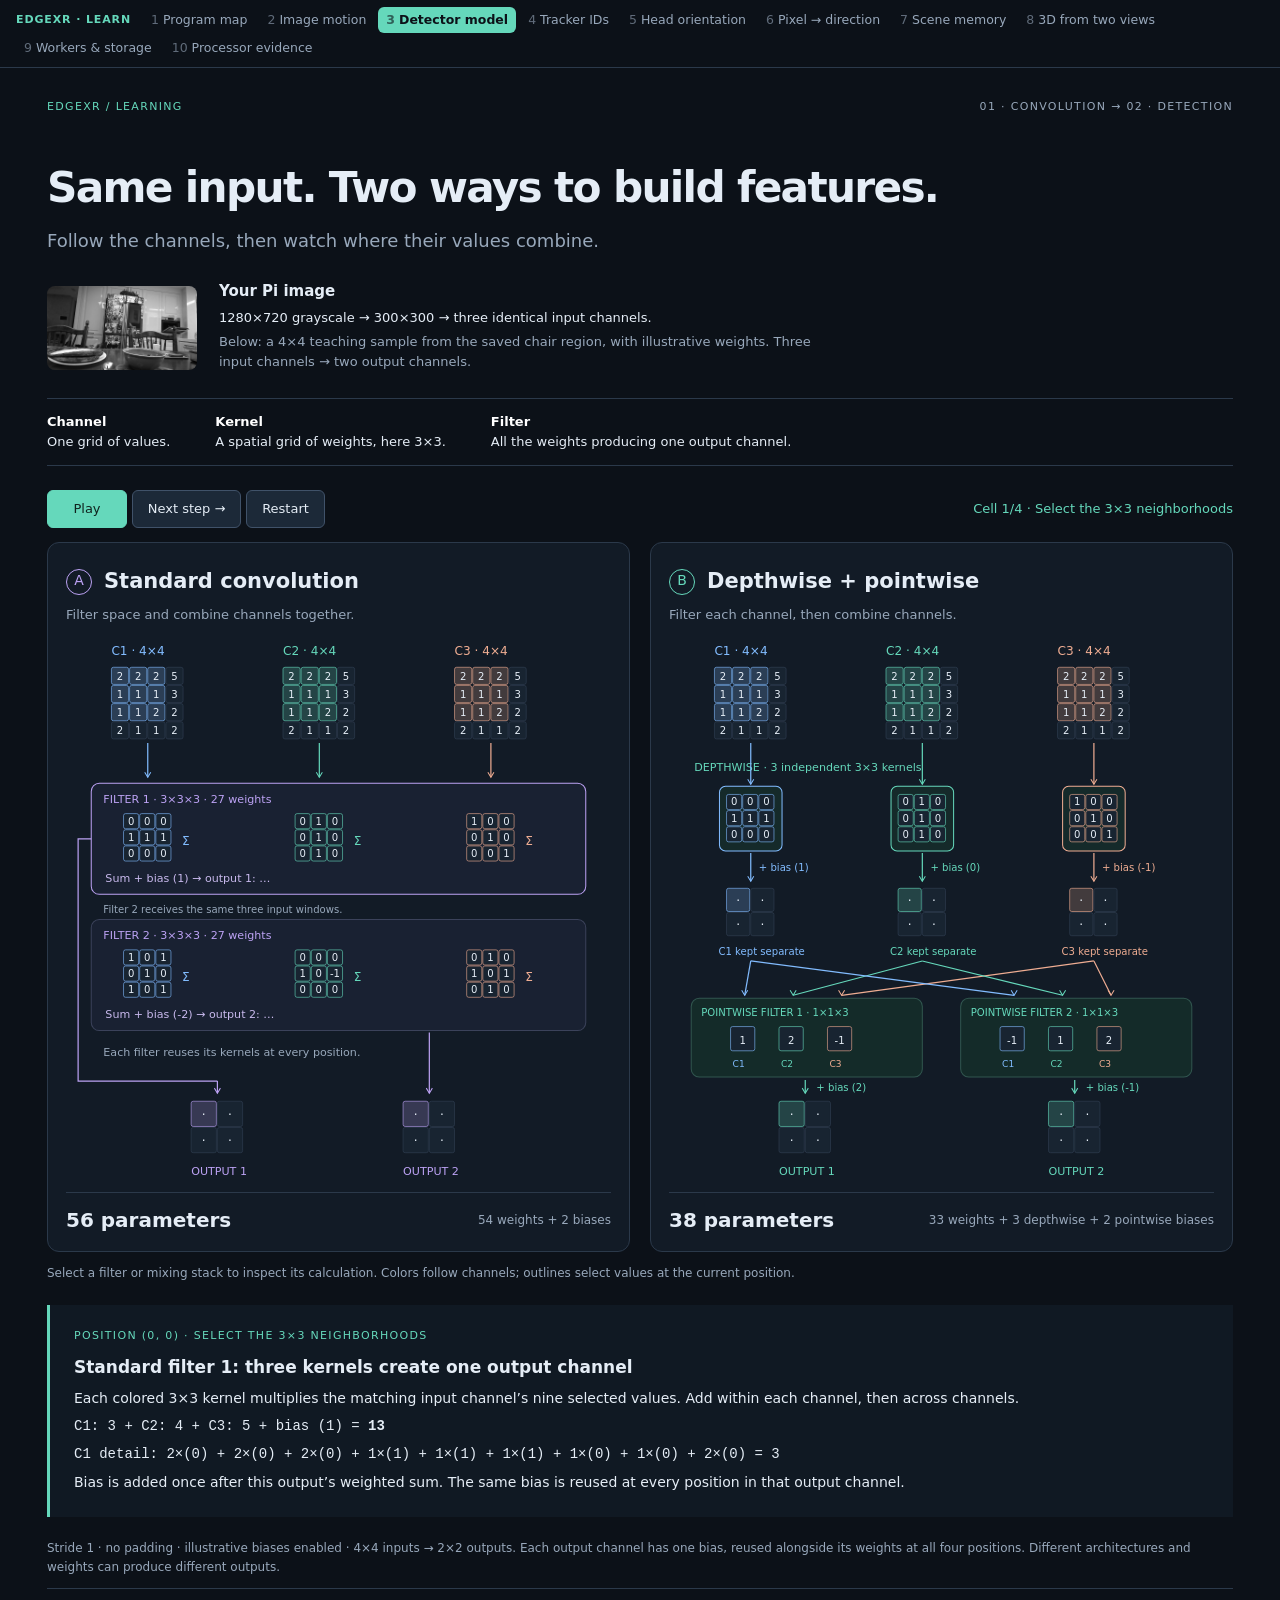
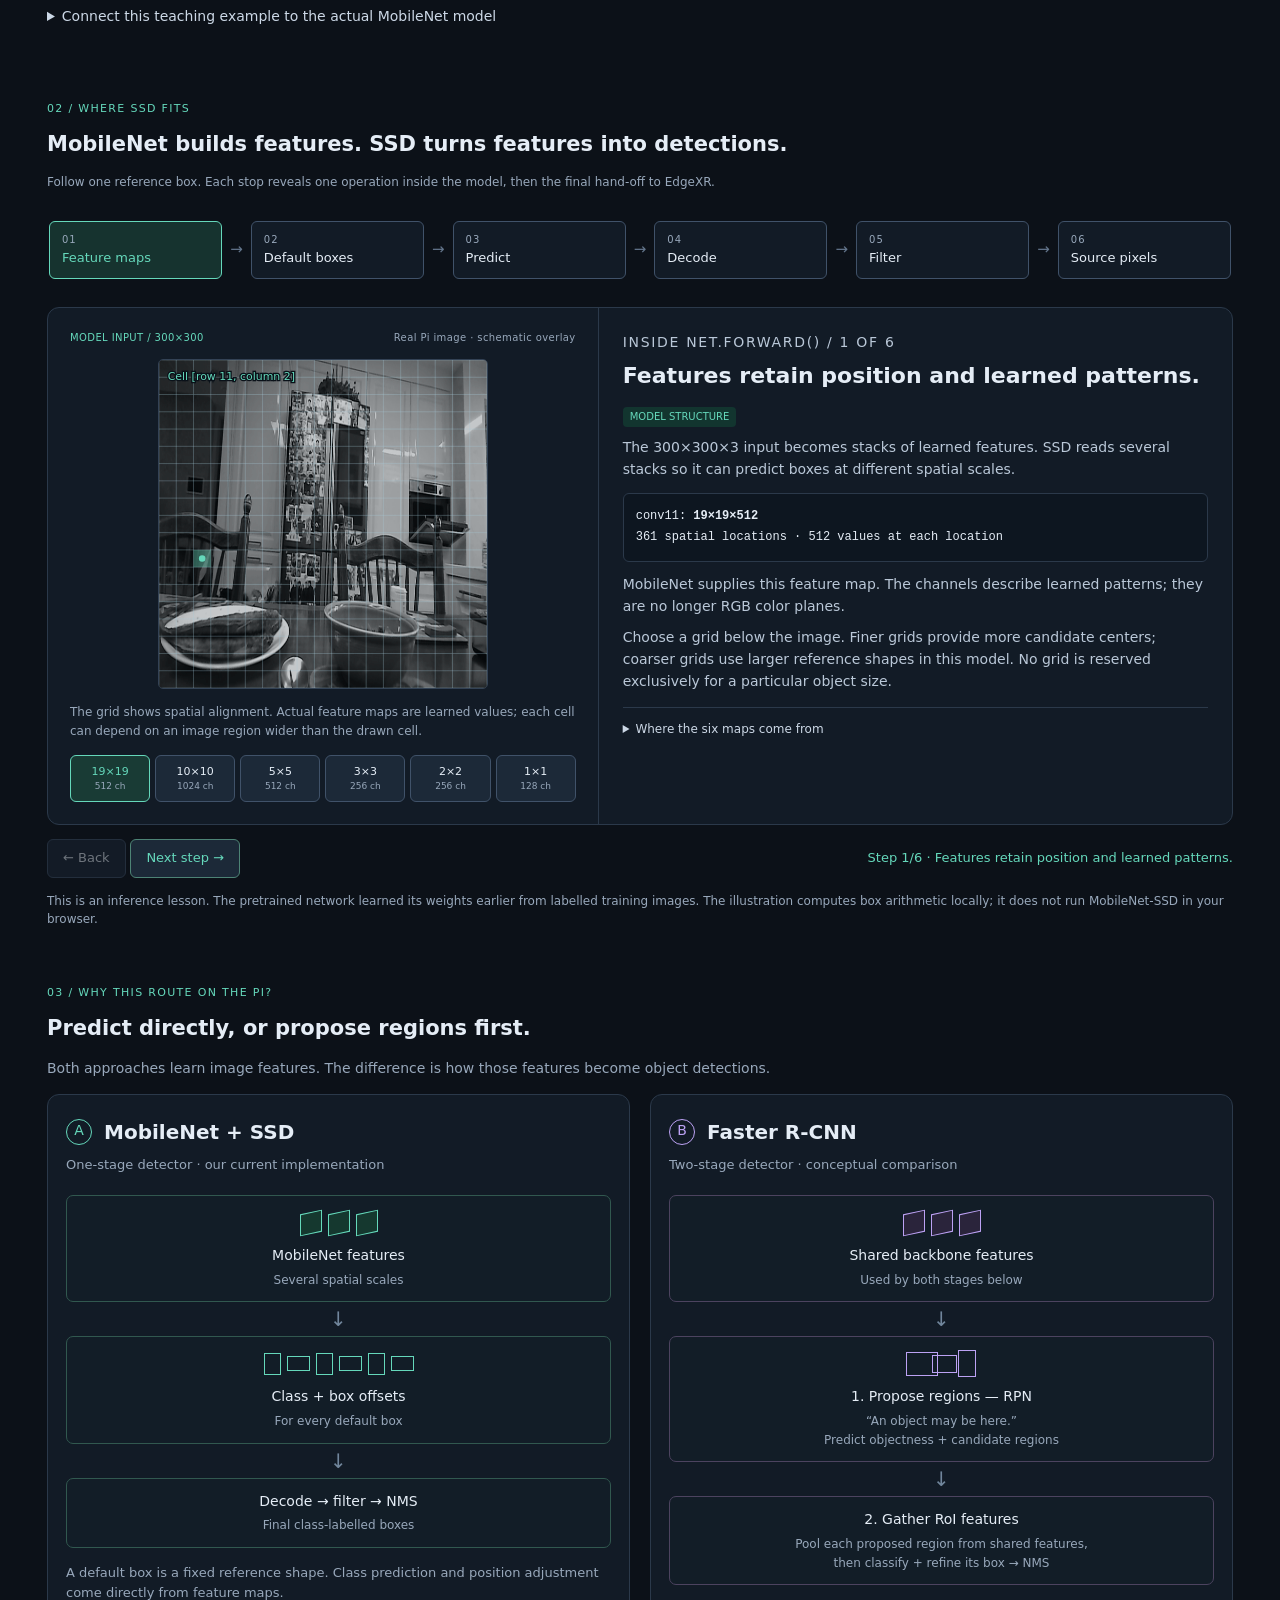
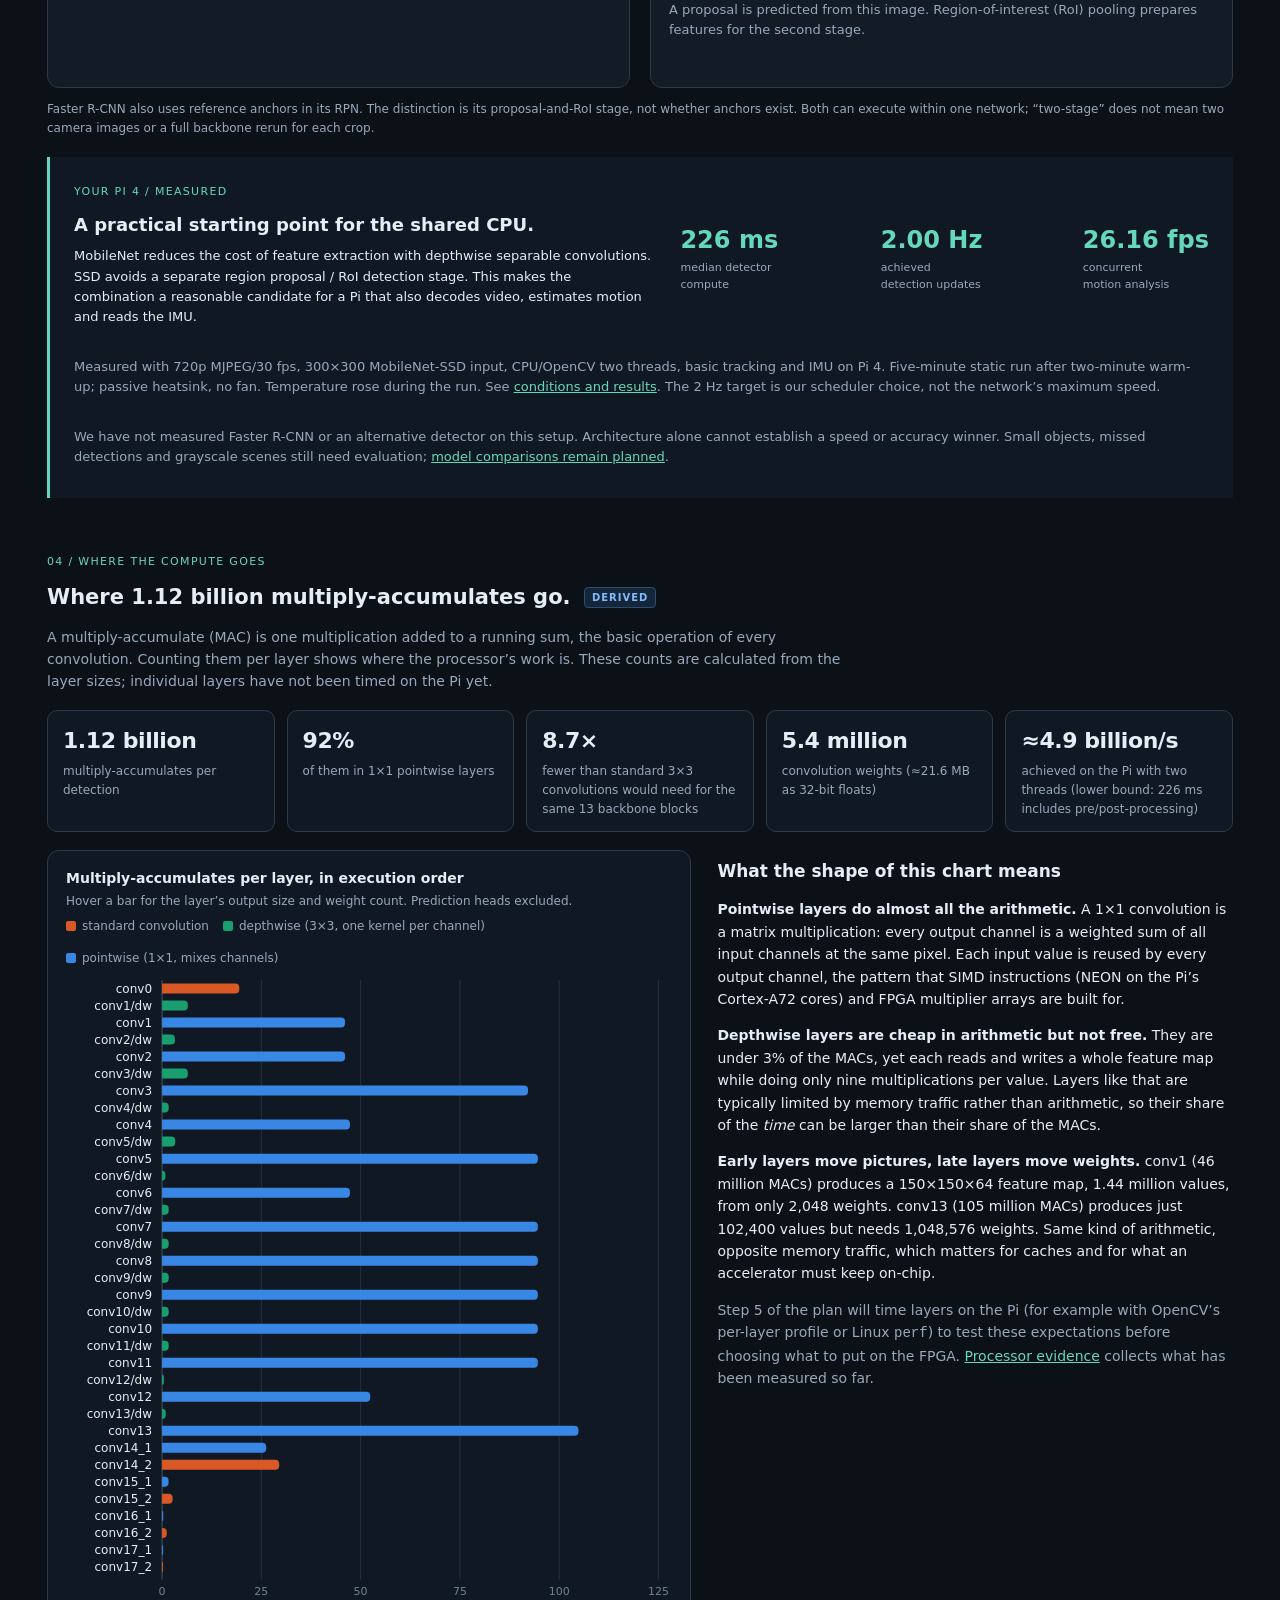
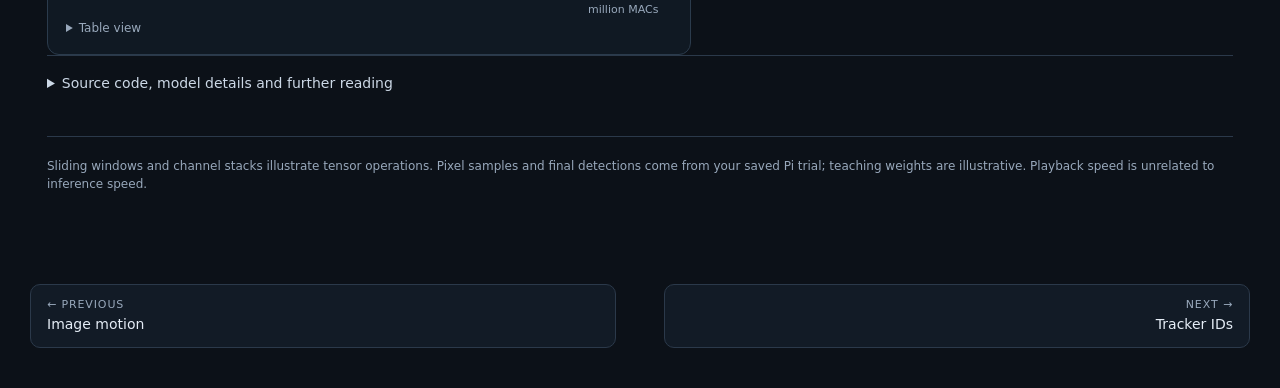
<file: docs/learning/detection-architecture.html>
<!doctype html>
<html lang="en">
<head>
<meta charset="utf-8"><meta name="viewport" content="width=device-width,initial-scale=1">
<title>EdgeXR · Two ways to build features</title>
<link rel="stylesheet" href="detection-architecture.css">
<link rel="stylesheet" href="learning-charts.css">
<style>
/* Section 04: compute cost per layer (derived arithmetic, measured total time). */
.compute-cost{margin-top:55px}
.compute-stats{display:grid;grid-template-columns:repeat(auto-fit,minmax(170px,1fr));gap:12px;margin:18px 0}
.compute-stats div{background:#101923;border:1px solid #2b3b4c;border-radius:10px;padding:13px 15px}
.compute-stats strong{display:block;font-size:22px;font-weight:600;letter-spacing:-.02em}
.compute-stats span{display:block;font-size:12px;color:var(--muted);margin-top:4px}
.compute-grid{display:grid;grid-template-columns:minmax(0,1.25fr) minmax(0,1fr);gap:26px;align-items:start}
.compute-grid .chart-frame{background:#101923;border:1px solid #2b3b4c;border-radius:12px;padding:16px 18px}
.compute-grid p{font-size:14px;line-height:1.6}
.badge{display:inline-block;font-size:10px;font-weight:650;letter-spacing:.1em;text-transform:uppercase;padding:2px 7px;border-radius:4px;vertical-align:middle;margin-left:6px;border:1px solid #2f4e70;color:#82bcff;background:#14263a}
@media(max-width:850px){.compute-grid{grid-template-columns:1fr}}
</style>
</head>
<body><main>
<header><a href="index.html">EDGEXR / LEARNING</a><span>01 · CONVOLUTION → 02 · DETECTION</span></header>
<h1>Same input. Two ways to build features.</h1>
<p class="intro">Follow the channels, then watch where their values combine.</p>
<div class="source"><img src="images/detection-lesson-scene.png" alt="Your saved Raspberry Pi camera view"><div><b>Your Pi image</b><p>1280×720 grayscale → 300×300 → three identical input channels.</p><p class="muted">Below: a 4×4 teaching sample from the saved chair region, with illustrative weights. Three input channels → two output channels.</p></div></div>
<div class="vocabulary"><p><b>Channel</b><span>One grid of values.</span></p><p><b>Kernel</b><span>A spatial grid of weights, here 3×3.</span></p><p><b>Filter</b><span>All the weights producing one output channel.</span></p></div>
<div class="transport"><div><button id="play" type="button">Play</button> <button id="step" type="button">Next step →</button> <button id="reset" type="button">Restart</button></div><p id="progress" aria-live="polite"></p></div>
<div class="comparison">
<section class="path standard"><div class="path-title"><span>A</span><h2>Standard convolution</h2></div><p>Filter space and combine channels together.</p><div id="standard-diagram"></div><div class="count"><strong>56 parameters</strong><span>54 weights + 2 biases</span></div></section>
<section class="path separable"><div class="path-title"><span>B</span><h2>Depthwise + pointwise</h2></div><p>Filter each channel, then combine channels.</p><div id="separable-diagram"></div><div class="count"><strong>38 parameters</strong><span>33 weights + 3 depthwise + 2 pointwise biases</span></div></section>
</div>
<p class="hint">Select a filter or mixing stack to inspect its calculation. Colors follow channels; outlines select values at the current position.</p>
<aside class="detail" aria-live="polite"><span id="detail-kicker"></span><h3 id="detail-title"></h3><div id="detail-body"></div></aside>
<p class="muted boundary">Stride 1 · no padding · illustrative biases enabled · 4×4 inputs → 2×2 outputs. Each output channel has one bias, reused alongside its weights at all four positions. Different architectures and weights can produce different outputs.</p>
<details><summary>Connect this teaching example to the actual MobileNet model</summary><p>The real model begins with a standard 3×3 convolution: 300×300×3 → 150×150×32. Its next depthwise layer has 32 separate 3×3 kernels; pointwise uses 64 filters, each 1×1×32, producing 150×150×64. These extra channels are learned feature maps, not extra camera colors.</p><p>The actual MobileNet backbone disables convolution biases and follows its convolutions with BatchNorm/Scale and ReLU. Biases are enabled here only to teach the general convolution operation. This comparison omits those operations to isolate convolution arithmetic. Depthwise uses one kernel per input channel (depth multiplier 1). Some libraries use “kernel” to mean the whole filter tensor; this page calls its 2D slices kernels.</p><p>54 versus 33 counts stored kernel weights; adding 2 versus 5 biases gives 56 versus 38 teaching parameters. Across four output positions the weight calculations require 216 versus 132 multiply-accumulate operations, plus 8 versus 20 bias additions. Fewer operations do not guarantee the same speedup on the Pi.</p></details>
<section class="ssd"><p class="eyebrow">02 / WHERE SSD FITS</p><h2>MobileNet builds features. SSD turns features into detections.</h2>
<p class="ssd-intro muted">Follow one reference box. Each stop reveals one operation inside the model, then the final hand-off to EdgeXR.</p>
<nav class="ssd-stages" aria-label="SSD computation stages">
<button type="button" data-ssd-stage="0" aria-current="step"><span>01</span>Feature maps</button><span aria-hidden="true">→</span>
<button type="button" data-ssd-stage="1"><span>02</span>Default boxes</button><span aria-hidden="true">→</span>
<button type="button" data-ssd-stage="2"><span>03</span>Predict</button><span aria-hidden="true">→</span>
<button type="button" data-ssd-stage="3"><span>04</span>Decode</button><span aria-hidden="true">→</span>
<button type="button" data-ssd-stage="4"><span>05</span>Filter</button><span aria-hidden="true">→</span>
<button type="button" data-ssd-stage="5"><span>06</span>Source pixels</button>
</nav>
<div class="ssd-workbench">
  <div class="ssd-visual">
    <div class="ssd-caption"><span id="ssd-image-label">MODEL INPUT / 300×300</span><span id="ssd-evidence">Real Pi image · schematic overlay</span></div>
    <svg id="ssd-picture" viewBox="0 0 300 300" role="img" aria-label="Selected SSD stage on the saved Pi image"></svg>
    <p id="ssd-image-note" class="muted"></p>
    <div id="ssd-scales" class="ssd-scales" role="group" aria-label="Feature-map scale"></div>
    <div id="ssd-priors" class="ssd-priors" role="group" aria-label="Default-box shape" hidden></div>
  </div>
  <div class="ssd-explanation"><p class="eyebrow" id="ssd-stage-label"></p><h3 id="ssd-title"></h3><div id="ssd-explain"></div></div>
</div>
<div class="transport ssd-transport"><div><button id="ssd-back" type="button">← Back</button> <button id="ssd-next" type="button">Next step →</button></div><p id="ssd-progress" aria-live="polite" aria-atomic="true"></p></div>
<p class="muted boundary">This is an inference lesson. The pretrained network learned its weights earlier from labelled training images. The illustration computes box arithmetic locally; it does not run MobileNet-SSD in your browser.</p>
</section>

<section class="proposal-comparison" aria-labelledby="proposal-title">
<p class="eyebrow">03 / WHY THIS ROUTE ON THE PI?</p><h2 id="proposal-title">Predict directly, or propose regions first.</h2>
<p class="muted ssd-intro">Both approaches learn image features. The difference is how those features become object detections.</p>
<div class="comparison">
  <article class="path separable"><div class="path-title"><span>A</span><h3>MobileNet + SSD</h3></div><p>One-stage detector · our current implementation</p>
    <div class="architecture-route" role="img" aria-label="MobileNet features to dense class and offset predictions to decoding and NMS">
      <div class="route-node"><div class="route-glyph feature-glyph" aria-hidden="true"><i></i><i></i><i></i></div><b>MobileNet features</b><small>Several spatial scales</small></div><span aria-hidden="true">↓</span>
      <div class="route-node"><div class="route-glyph dense-glyph" aria-hidden="true"><i></i><i></i><i></i><i></i><i></i><i></i></div><b>Class + box offsets</b><small>For every default box</small></div><span aria-hidden="true">↓</span>
      <div class="route-node"><b>Decode → filter → NMS</b><small>Final class-labelled boxes</small></div>
    </div><p class="route-takeaway">A default box is a fixed reference shape. Class prediction and position adjustment come directly from feature maps.</p>
  </article>
  <article class="path standard"><div class="path-title"><span>B</span><h3>Faster R-CNN</h3></div><p>Two-stage detector · conceptual comparison</p>
    <div class="architecture-route" role="img" aria-label="Shared backbone features to region proposal network to RoI features and classification and box refinement">
      <div class="route-node"><div class="route-glyph feature-glyph" aria-hidden="true"><i></i><i></i><i></i></div><b>Shared backbone features</b><small>Used by both stages below</small></div><span aria-hidden="true">↓</span>
      <div class="route-node"><div class="route-glyph proposal-glyph" aria-hidden="true"><i></i><i></i><i></i></div><b>1. Propose regions — RPN</b><small>“An object may be here.”<br>Predict objectness + candidate regions</small></div><span aria-hidden="true">↓</span>
      <div class="route-node"><b>2. Gather RoI features</b><small>Pool each proposed region from shared features,<br>then classify + refine its box → NMS</small></div>
    </div><p class="route-takeaway">A proposal is predicted from this image. Region-of-interest (RoI) pooling prepares features for the second stage.</p>
  </article>
</div>
<p class="muted boundary">Faster R-CNN also uses reference anchors in its RPN. The distinction is its proposal-and-RoI stage, not whether anchors exist. Both can execute within one network; “two-stage” does not mean two camera images or a full backbone rerun for each crop.</p>
<div class="pi-evidence"><div><span class="eyebrow">YOUR PI 4 / MEASURED</span><h3>A practical starting point for the shared CPU.</h3><p>MobileNet reduces the cost of feature extraction with depthwise separable convolutions. SSD avoids a separate region proposal / RoI detection stage. This makes the combination a reasonable candidate for a Pi that also decodes video, estimates motion and reads the IMU.</p></div><div class="pi-metrics"><div><strong>226 ms</strong><span>median detector compute</span></div><div><strong>2.00 Hz</strong><span>achieved detection updates</span></div><div><strong>26.16 fps</strong><span>concurrent motion analysis</span></div></div>
<p class="muted">Measured with 720p MJPEG/30 fps, 300×300 MobileNet-SSD input, CPU/OpenCV two threads, basic tracking and IMU on Pi 4. Five-minute static run after two-minute warm-up; passive heatsink, no fan. Temperature rose during the run. See <a href="../../benchmarks/results/ap-baseline-basic-2026-10-18.md">conditions and results</a>. The 2 Hz target is our scheduler choice, not the network’s maximum speed.</p>
<p class="muted">We have not measured Faster R-CNN or an alternative detector on this setup. Architecture alone cannot establish a speed or accuracy winner. Small objects, missed detections and grayscale scenes still need evaluation; <a href="../AP_OPTIMIZATION.md">model comparisons remain planned</a>.</p></div>
</section>
<section class="compute-cost" id="compute" aria-labelledby="compute-title">
<p class="eyebrow">04 / WHERE THE COMPUTE GOES</p><h2 id="compute-title">Where 1.12 billion multiply-accumulates go. <span class="badge">derived</span></h2>
<p class="muted ssd-intro">A multiply-accumulate (MAC) is one multiplication added to a running sum, the basic operation of every convolution. Counting them per layer shows where the processor’s work is. These counts are calculated from the layer sizes; individual layers have not been timed on the Pi yet.</p>
<div class="compute-stats" id="compute-stats"></div>
<div class="compute-grid">
  <div id="compute-chart"></div>
  <div>
    <h3>What the shape of this chart means</h3>
    <p><strong>Pointwise layers do almost all the arithmetic.</strong> A 1×1 convolution is a matrix multiplication: every output channel is a weighted sum of all input channels at the same pixel. Each input value is reused by every output channel, the pattern that SIMD instructions (NEON on the Pi’s Cortex-A72 cores) and FPGA multiplier arrays are built for.</p>
    <p><strong>Depthwise layers are cheap in arithmetic but not free.</strong> They are under 3% of the MACs, yet each reads and writes a whole feature map while doing only nine multiplications per value. Layers like that are typically limited by memory traffic rather than arithmetic, so their share of the <em>time</em> can be larger than their share of the MACs.</p>
    <p><strong>Early layers move pictures, late layers move weights.</strong> conv1 (46 million MACs) produces a 150×150×64 feature map, 1.44 million values, from only 2,048 weights. conv13 (105 million MACs) produces just 102,400 values but needs 1,048,576 weights. Same kind of arithmetic, opposite memory traffic, which matters for caches and for what an accelerator must keep on-chip.</p>
    <p class="muted">Step 5 of the plan will time layers on the Pi (for example with OpenCV’s per-layer profile or Linux <code>perf</code>) to test these expectations before choosing what to put on the FPGA. <a href="processor-evidence.html">Processor evidence</a> collects what has been measured so far.</p>
  </div>
</div>
</section>
<details><summary>Source code, model details and further reading</summary><p><a href="../../src/vision/detect_image.py">infer_once() in detect_image.py</a> prepares the input and calls OpenCV’s <code>net.forward()</code>. The graph executes MobileNet and SSD together, including decoding and NMS. <code>parse_detections()</code> applies EdgeXR’s score cutoff and maps accepted predictions into source-image coordinates.</p><p>Grid sizes and thresholds follow the <a href="https://github.com/chuanqi305/MobileNet-SSD/blob/bb17b6c3eef36d80be441ae8e5339be66e8e3b7a/deploy.prototxt">pinned model graph</a>, not every SSD variant. Architecture references: <a href="https://arxiv.org/abs/1512.02325">SSD paper</a>, <a href="https://arxiv.org/abs/1506.01497">Faster R-CNN paper</a>, <a href="https://arxiv.org/abs/1704.04861">MobileNet paper</a>.</p><p><a href="OBJECT_DETECTION.md">Full object detection code guide</a> · <a href="../PIPELINE.md">Live pipeline</a></p></details>
<footer>Sliding windows and channel stacks illustrate tensor operations. Pixel samples and final detections come from your saved Pi trial; teaching weights are illustrative. Playback speed is unrelated to inference speed.</footer>
</main><script src="images/detection-lesson-data.js"></script><script src="detection-architecture.js"></script><script src="detection-math.js"></script><script src="detection-ssd.js"></script><script src="learning-charts.js"></script><script src="detection-compute.js"></script><script src="learning-nav.js"></script></body></html>
</file>
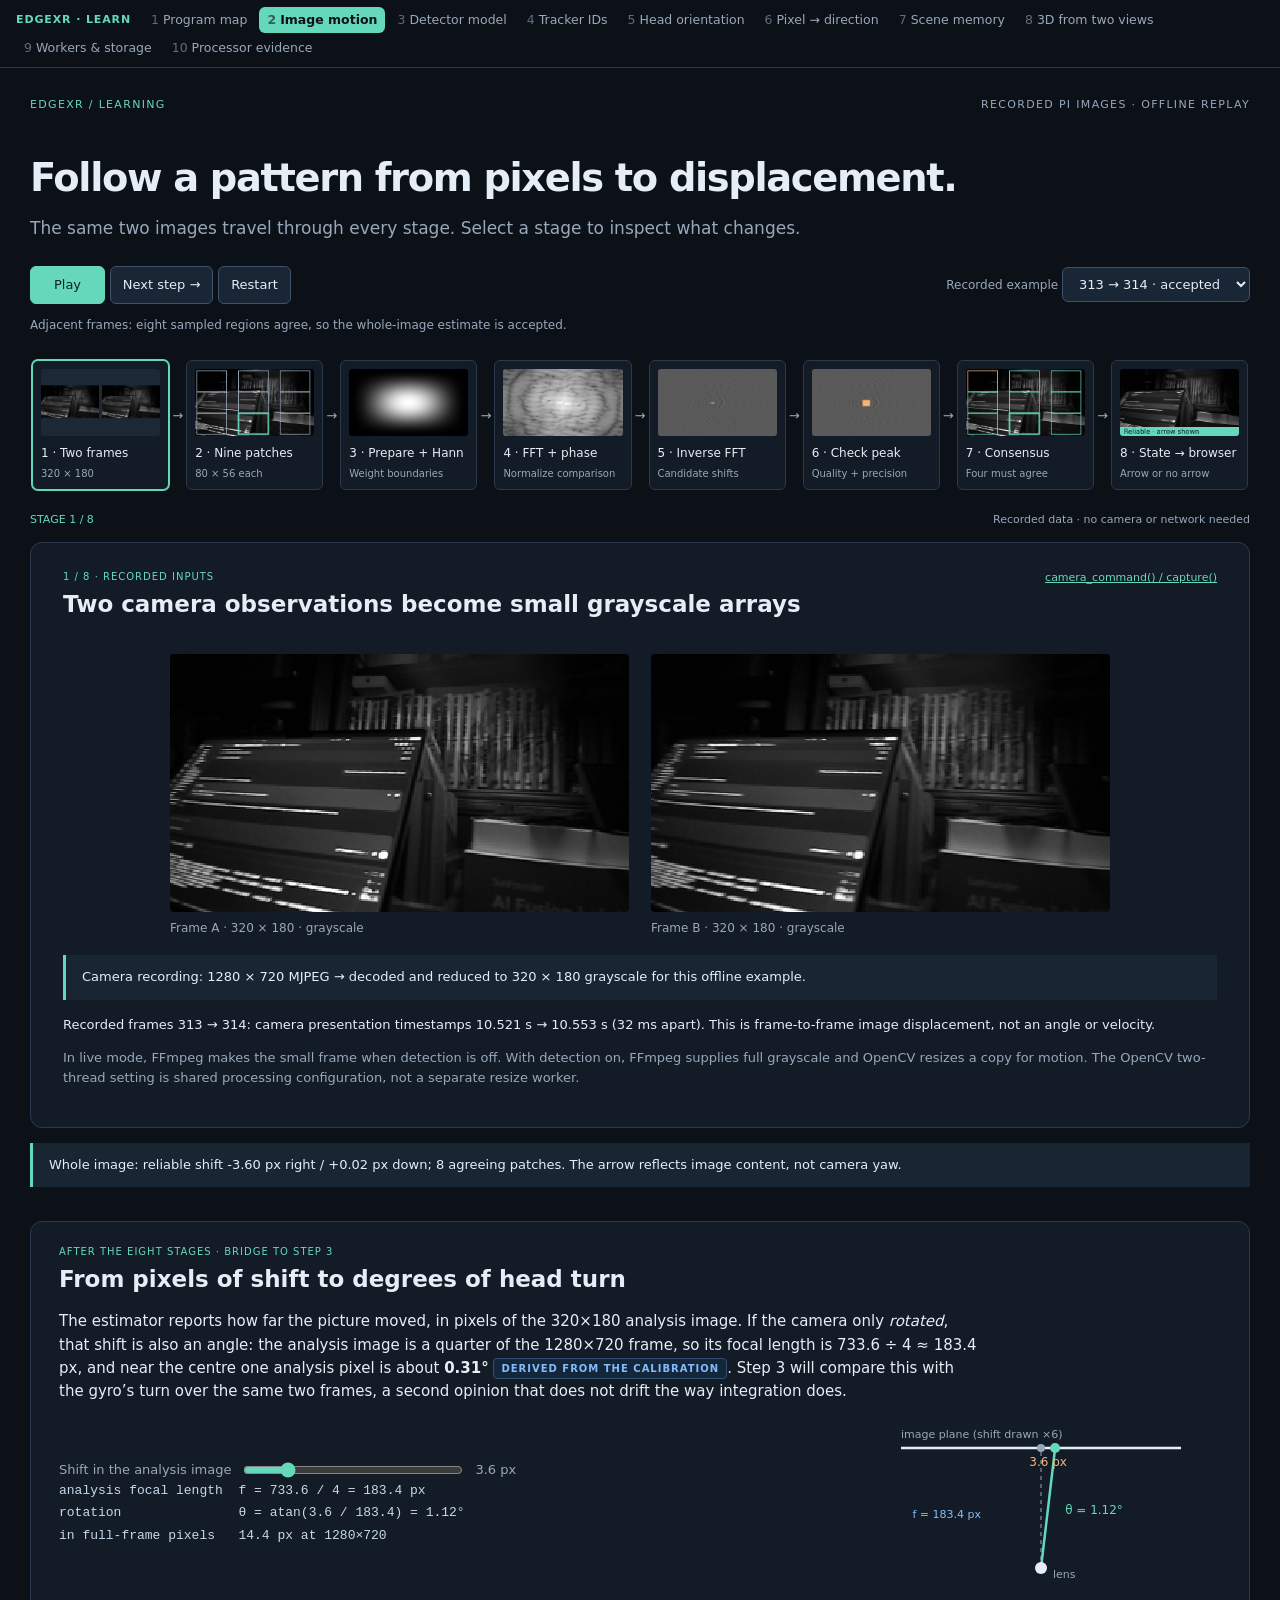
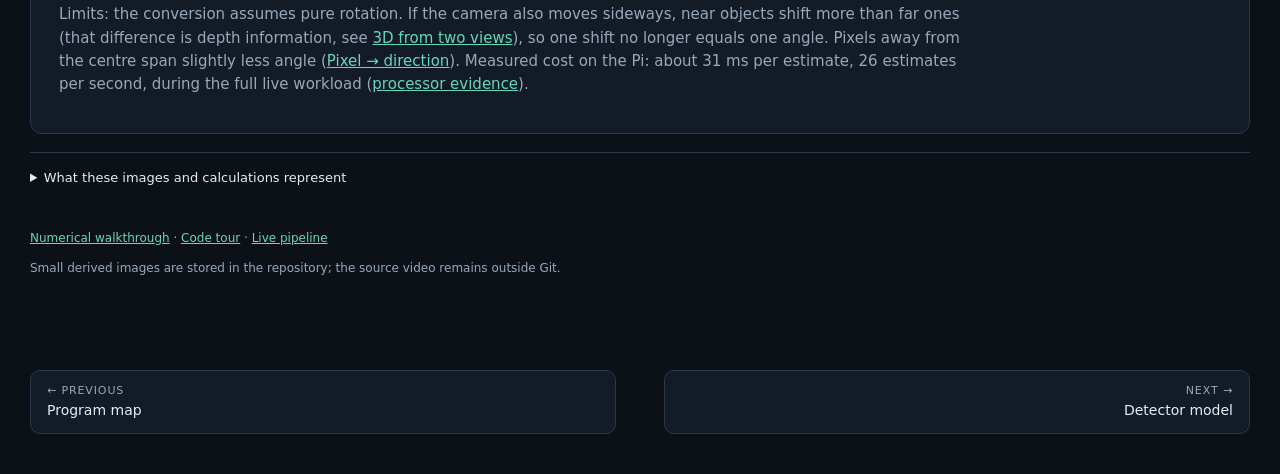
<file: docs/learning/hann-fft-explorer.html>
<!doctype html>
<html lang="en"><head><meta charset="utf-8"><meta name="viewport" content="width=device-width,initial-scale=1">
<title>EdgeXR · From image shift to motion</title><link rel="stylesheet" href="hann-fft-explorer.css">
<style>
/* Bridge section: image shift → rotation angle (derived from the calibration). */
.bridge{margin-top:34px;background:var(--panel);border:1px solid var(--line);border-radius:12px;padding:22px 28px}
.bridge p{max-width:920px}
.bridge-grid{display:grid;grid-template-columns:minmax(0,1fr) minmax(0,360px);gap:24px;align-items:center;margin:12px 0}
.bridge label{font-size:13px;color:var(--muted);display:flex;gap:10px;align-items:center;flex-wrap:wrap}
.bridge input{accent-color:var(--green);width:220px}
.bridge svg{width:100%;height:auto}
.tag{display:inline-block;font-size:10px;font-weight:650;letter-spacing:.1em;text-transform:uppercase;padding:2px 7px;border-radius:4px;border:1px solid #2f4e70;color:#82bcff;background:#14263a;vertical-align:middle}
@media(max-width:750px){.bridge{padding:18px 16px}.bridge-grid{grid-template-columns:1fr}}
</style></head>
<body><main>
<header><a href="index.html">EDGEXR / LEARNING</a><span>RECORDED PI IMAGES · OFFLINE REPLAY</span></header>
<h1>Follow a pattern from pixels to displacement.</h1>
<p class="intro">The same two images travel through every stage. Select a stage to inspect what changes.</p>
<div class="toolbar"><div><button id="play" type="button">Play</button> <button id="next" type="button">Next step →</button> <button id="reset" type="button">Restart</button></div><label for="pair-choice">Recorded example <select id="pair-choice"><option value="adjacent">313 → 314 · accepted</option><option value="walkthrough">313 → 316 · rejected</option></select></label></div>
<p id="pair-note" class="muted"></p>
<nav class="rail" aria-label="Image motion pipeline"><button type="button" data-stage="0" aria-label="Stage 1: Two frames"><canvas id="thumb-0" width="160" height="90" aria-hidden="true"></canvas><span>1 · Two frames</span><small>320 × 180</small></button>
<button type="button" data-stage="1" aria-label="Stage 2: Nine patches"><canvas id="thumb-1" width="160" height="90" aria-hidden="true"></canvas><span>2 · Nine patches</span><small>80 × 56 each</small></button>
<button type="button" data-stage="2" aria-label="Stage 3: Prepare + Hann"><canvas id="thumb-2" width="160" height="90" aria-hidden="true"></canvas><span>3 · Prepare + Hann</span><small>Weight boundaries</small></button>
<button type="button" data-stage="3" aria-label="Stage 4: FFT + phase"><canvas id="thumb-3" width="160" height="90" aria-hidden="true"></canvas><span>4 · FFT + phase</span><small>Normalize comparison</small></button>
<button type="button" data-stage="4" aria-label="Stage 5: Inverse FFT"><canvas id="thumb-4" width="160" height="90" aria-hidden="true"></canvas><span>5 · Inverse FFT</span><small>Candidate shifts</small></button>
<button type="button" data-stage="5" aria-label="Stage 6: Check peak"><canvas id="thumb-5" width="160" height="90" aria-hidden="true"></canvas><span>6 · Check peak</span><small>Quality + precision</small></button>
<button type="button" data-stage="6" aria-label="Stage 7: Consensus"><canvas id="thumb-6" width="160" height="90" aria-hidden="true"></canvas><span>7 · Consensus</span><small>Four must agree</small></button>
<button type="button" data-stage="7" aria-label="Stage 8: State → browser"><canvas id="thumb-7" width="160" height="90" aria-hidden="true"></canvas><span>8 · State → browser</span><small>Arrow or no arrow</small></button></nav>
<div class="progress"><span id="stage-count"></span><span id="ready" role="status">Loading recorded images…</span></div>
<div class="workspace"><section class="stage" data-panel="0" hidden><div class="stage-head"><div><div class="stage-num">1 / 8 · recorded inputs</div><h2>Two camera observations become small grayscale arrays</h2></div><div class="source"><a href="../../src/app/live_preview.py">camera_command() / capture()</a></div></div>
      <div class="visual-grid"><figure><img id="input-a" src="images/hann-frame-313.png" alt="Earlier recorded 320 by 180 grayscale analysis frame"><figcaption>Frame A · 320 × 180 · grayscale</figcaption></figure><figure><img id="input-b" src="images/hann-frame-314.png" alt="Later recorded 320 by 180 grayscale analysis frame"><figcaption>Frame B · 320 × 180 · grayscale</figcaption></figure></div><div class="metric">Camera recording: 1280 × 720 MJPEG → decoded and reduced to 320 × 180 grayscale for this offline example.</div><p id="input-timing"></p><p class="muted">In live mode, FFmpeg makes the small frame when detection is off. With detection on, FFmpeg supplies full grayscale and OpenCV resizes a copy for motion. The OpenCV two-thread setting is shared processing configuration, not a separate resize worker.</p></section>
<section class="stage" data-panel="1" hidden><div class="stage-head"><div><div class="stage-num">2 / 8 · sampled regions</div><h2>image_shift() checks nine fixed 80 × 56 regions</h2></div><div class="source"><a href="../../src/recording/visual_motion.py">image_shift()</a></div></div><div class="visual-grid"><figure><div class="frame"><img id="grid-a" src="images/hann-frame-313.png" alt="Earlier frame with nine patch locations"><svg id="grid-overlay-a" viewBox="0 0 320 180" aria-hidden="true"></svg></div><figcaption>Earlier frame: each numbered box supplies patch A</figcaption></figure><figure><div class="frame"><img id="grid-b" src="images/hann-frame-314.png" alt="Later frame with matching nine patch locations"><svg id="grid-overlay-b" viewBox="0 0 320 180" aria-hidden="true"></svg></div><figcaption>Later frame: same box positions supply patch B</figcaption></figure></div><div id="patch-selection" class="metric"></div><p class="muted">These boxes sample the scene; they do not divide every image pixel into a complete 3 × 3 tiling. The detailed math in the next stages follows patch 8, outlined at x=117, y=119.</p></section>
<section class="stage" data-panel="2" hidden>
<div class="stage-head"><div><div class="stage-num">3 / 8 · prepare and weight</div><h2>Subtract the mean, then soften the patch boundary.</h2></div><div class="source"><a href="../../src/recording/visual_motion.py">patch_shift() / np.hanning()</a></div></div>
<div class="weight-explainer"><canvas id="hann-map" width="80" height="56" role="img" aria-label="Hann weights across the whole patch"></canvas><p><b>One weight per pixel.</b> Edge 0 → center near 1.<br><code>weighted = (patch − mean) × Hann</code><br><span class="muted">The same weight map is applied to A and B.</span></p></div>
<div class="visual-three"><figure><img id="raw-a" src="images/hann-patch-313.png" alt="Recorded patch A"><figcaption>A · original grayscale</figcaption></figure><figure><canvas id="centered-a" width="80" height="56" role="img" aria-label="Mean-centered patch A"></canvas><figcaption>→ Subtract A’s mean</figcaption></figure><figure><canvas id="weighted-a" width="80" height="56" role="img" aria-label="Hann-weighted patch A"></canvas><figcaption>→ Multiply by Hann weights</figcaption></figure></div>
<div class="visual-three"><figure><img id="raw-b" src="images/hann-patch-314.png" alt="Recorded patch B"><figcaption>B · original grayscale</figcaption></figure><figure><canvas id="centered-b" width="80" height="56" role="img" aria-label="Mean-centered patch B"></canvas><figcaption>→ Subtract B’s mean</figcaption></figure><figure><canvas id="weighted-b" width="80" height="56" role="img" aria-label="Hann-weighted patch B"></canvas><figcaption>→ Multiply by Hann weights</figcaption></figure></div>
<p class="legend">For centered and weighted images, middle gray means zero; dark and bright show negative and positive values. Image display scales are illustrative.</p>
<div class="visual-grid"><figure><canvas id="repeated-before" width="240" height="56" role="img" aria-label="Repeated patch before Hann"></canvas><figcaption>Before Hann: repeated A shows discontinuities at the blue joins.</figcaption></figure><figure><canvas id="repeated-a" width="240" height="56" role="img" aria-label="Repeated patch after Hann"></canvas><figcaption>After Hann: opposite edges approach zero, softening those joins.</figcaption></figure></div>
<div id="hann-readout" class="metric"></div>
<details><summary>Checks before the FFT</summary><p>Require matching 2D shapes, at least 16 pixels per dimension. Convert pixels to floating point and reject nonfinite values. Reject either patch when intensity standard deviation is below 3: a flat patch has too little pattern to locate reliably.</p><p>FFT represents a finite patch using periodic patterns. A sharp join between opposite edges spreads artificial boundary energy across frequencies. Hann reduces that boundary effect; it does not identify objects or remove every source of noise.</p></details>
</section>
<section class="stage" data-panel="3" hidden><div class="stage-head"><div><div class="stage-num">4 / 8 · Fourier comparison</div><h2>Each weighted image becomes many spatial pattern coefficients</h2></div><div class="source"><a href="../../src/recording/visual_motion.py">np.fft.fft2() / conjugate</a></div></div><div class="visual-three"><figure><canvas id="fft-a" width="80" height="56" role="img" aria-label="FFT magnitude of the actual weighted A patch">FFT A.</canvas><figcaption>FFT A · pattern strengths (log scale)</figcaption></figure><figure><canvas id="fft-b" width="80" height="56" role="img" aria-label="FFT magnitude of the actual weighted B patch">FFT B.</canvas><figcaption>FFT B · pattern strengths (same scale)</figcaption></figure><figure><canvas id="fft-phase" width="80" height="56" role="img" aria-label="Phase difference for this actual patch pair">FFT phase comparison.</canvas><figcaption>F<sub>B</sub> × conjugate(F<sub>A</sub>) · phase difference</figcaption></figure></div><p class="muted">These maps come from the two recorded, fully Hann-weighted patches. Their display centers zero frequency; the estimator's arrays remain in NumPy's original order.</p><p class="equation">C = FFT(B) × conjugate(FFT(A))<br>R = C / max(|C|, 10⁻⁹)</p><p id="frequency-readout" class="metric"></p><p class="legend">Magnitude says how strongly a spatial pattern appears. Phase describes its alignment. Multiplication with the conjugate compares phase alignment. Dividing by magnitude reduces strength differences while the small floor avoids division by zero. Inverse FFT turns the normalized comparison into candidate-shift scores.</p></section>
<section class="stage" data-panel="4" hidden><div class="stage-head"><div><div class="stage-num">5 / 8 · inverse transform</div><h2>Every correlation cell proposes a displacement</h2></div><div class="source"><a href="../../src/recording/visual_motion.py">np.fft.ifft2()</a></div></div><p class="equation">surface = real(inverse FFT(R))</p><div class="visual-three"><figure><canvas id="correlation" width="80" height="56" role="img" aria-label="Measured inverse FFT correlation surface with selected candidate marked">Correlation surface.</canvas><figcaption>Inverse FFT: a bright cell means its shift has stronger phase agreement. Blue cell = the strongest integer candidate.</figcaption></figure><figure><canvas id="alignment-before" width="80" height="56" aria-label="Unshifted A and B overlay"></canvas><figcaption>Candidate (0, 0): no alignment correction.</figcaption></figure><figure><canvas id="alignment" width="80" height="56" role="img" aria-label="Actual patches overlaid at the strongest integer candidate shift">Alignment check.</canvas><figcaption>Visual check using your actual patches: gray overlap; reddish/cyan fringes where details disagree. The code scores Fourier phases, not this overlay.</figcaption></figure></div><div id="candidate-readout" class="metric"></div><p class="legend">Positive dx means image content moved right; positive dy means down. The correlation grid's coordinates describe proposed motion, not where the bright object sits on the screen.</p></section>
<section class="stage" data-panel="5" hidden><div class="stage-head"><div><div class="stage-num">6 / 8 · trust and precision</div><h2>Inspect the peak, exclude its neighborhood, refine below one pixel</h2></div><div class="source"><a href="../../src/recording/visual_motion.py">peak quality / refine()</a></div></div><div class="visual-grid"><figure><canvas id="quality-map" width="80" height="56" role="img" aria-label="Correlation peak and wrapped five-by-five exclusion neighborhood">Peak neighborhood.</canvas><figcaption>Orange: 25 excluded shift cells, wrapping across array edges. Remaining 4,455 cells describe background variation.</figcaption></figure><figure><svg id="refine-graph" class="quality-zoom" viewBox="0 0 420 230" role="img" aria-label="Three neighboring X-axis correlation scores and fitted subpixel parabola"></svg><figcaption>X-axis: three neighboring scores and a fitted peak between cells.</figcaption></figure></div><div id="quality-readout" class="metric"></div><p class="legend">Q measures peak prominence relative to background variation, not probability. A patch also fails if |dx| &gt; 20 or |dy| &gt; 14 analysis pixels.</p></section>
<section class="stage" data-panel="6" hidden><div class="stage-head"><div><div class="stage-num">7 / 8 · scene consensus</div><h2>One strong patch is only one vote</h2></div><div class="source"><a href="../../src/recording/visual_motion.py">image_shift()</a></div></div><figure><div class="frame"><img id="consensus-frame" src="images/hann-frame-314.png" alt="Later Pi camera frame with nine patch votes"><svg id="consensus-overlay" viewBox="0 0 320 180" aria-hidden="true"></svg></div><figcaption>Green boxes agree within 1.5 px of the nine-match median; orange boxes differ too much.</figcaption></figure><details><summary>All nine measured patch votes</summary><div id="consensus-votes" class="patch-list"></div></details><div id="consensus-readout" class="metric"></div><p class="muted">All nine regions are tried independently. The code first needs four valid patch estimates, then at least four close to the median. If fewer than four remain, it returns <code>None</code>.</p></section>
<section class="stage" data-panel="7" hidden><div class="stage-head"><div><div class="stage-num">8 / 8 · shared state and display</div><h2>publish_result() stores a reliable shift—or an unreliable status</h2></div><div class="source"><a href="../../src/app/live_preview.py">State.publish_result() / snapshot()</a><a href="../../src/app/preview.html">render()</a></div></div><div class="visual-grid"><figure><div class="browser"><div class="browser-head">EdgeXR · illustrative browser replay</div><div class="browser-view"><img id="browser-frame" src="images/hann-frame-314.png" alt="Later recorded Pi camera frame in browser-like view"><svg id="browser-arrow" viewBox="0 0 320 180" aria-label="Motion arrow if consensus is reliable"></svg></div><div id="browser-message" class="browser-footer"></div></div><figcaption>Uses this recorded frame. This is a replay of code behavior, not a saved live web response.</figcaption></figure><div><h3>What State would store</h3><pre id="state-fields" class="mini-equation"></pre><p>When <code>snapshot()</code> is requested while the camera result is fresh, the browser receives the latest image and status. It draws an exaggerated direction arrow only for <code>motion="reliable"</code>.</p><p class="muted">Detector boxes and IMU rates are separate independently timed fields in the real snapshot; this recording does not supply synchronized values for them.</p></div></div></section></div>
<div id="overview-outcome" class="outcome"></div>
<section class="bridge" aria-labelledby="bridge-title">
<div class="stage-num">After the eight stages · bridge to step 3</div>
<h2 id="bridge-title">From pixels of shift to degrees of head turn</h2>
<p>The estimator reports how far the picture moved, in pixels of the 320×180 analysis image. If the camera only <em>rotated</em>, that shift is also an angle: the analysis image is a quarter of the 1280×720 frame, so its focal length is 733.6 ÷ 4 ≈ 183.4 px, and near the centre one analysis pixel is about <strong>0.31°</strong> <span class="tag">derived from the calibration</span>. Step 3 will compare this with the gyro’s turn over the same two frames, a second opinion that does not drift the way integration does.</p>
<div class="bridge-grid">
  <div><label for="shift-px">Shift in the analysis image <input id="shift-px" type="range" min="0" max="20" step="0.1" value="3.6"> <output id="shift-out"></output></label>
  <div id="shift-math" class="equation"></div></div>
  <svg id="shift-svg" viewBox="0 0 360 170" role="img" aria-label="Pinhole triangle: shift on the image plane and the matching rotation angle"></svg>
</div>
<p class="muted">Limits: the conversion assumes pure rotation. If the camera also moves sideways, near objects shift more than far ones (that difference is depth information, see <a href="sparse-scene-01.html">3D from two views</a>), so one shift no longer equals one angle. Pixels away from the centre span slightly less angle (<a href="camera-geometry.html">Pixel → direction</a>). Measured cost on the Pi: about 31 ms per estimate, 26 estimates per second, during the full live workload (<a href="processor-evidence.html">processor evidence</a>).</p>
</section>
<details><summary>What these images and calculations represent</summary><p>Frames from your <code>combined-motion-02/camera.mkv</code>. 313→314 are adjacent; 313→316 span three camera intervals. The recorded arrays were computed using the estimator. The browser displays those arrays; it does not run a live camera or recompute FFTs.</p><p>The sampled patches cover nine selected regions, not every pixel. Positive dx is rightward image-content motion; positive dy is downward. Displacement is pixels per analyzed pair, not camera angle or velocity. The IMU and detector have independent timing in the live application.</p></details>
<footer><a href="HANN_FFT_WALKTHROUGH.md">Numerical walkthrough</a> · <a href="IMAGE_MOTION.md">Code tour</a> · <a href="../PIPELINE.md">Live pipeline</a><p>Small derived images are stored in the repository; the source video remains outside Git.</p></footer>
</main><noscript>Enable JavaScript to follow the stages, or open the numerical walkthrough.</noscript>
<script src="images/hann-fft-data.js"></script><script src="hann-fft-explorer.js"></script>
<script>
/* Bridge figure: convert an analysis-image shift to a rotation angle (pinhole model). */
(function () {
  const F = 733.5631366263186 / 4;   // focal length of the 320×180 analysis image, px
  const $ = (id) => document.getElementById(id);
  /** Redraw the triangle and the arithmetic for the slider value. @returns {void} */
  function draw() {
    const px = Number($("shift-px").value), deg = Math.atan(px / F) * 180 / Math.PI;
    $("shift-out").textContent = `${px.toFixed(1)} px`;
    $("shift-math").textContent = `analysis focal length  f = 733.6 / 4 = ${F.toFixed(1)} px\nrotation               θ = atan(${px.toFixed(1)} / ${F.toFixed(1)}) = ${deg.toFixed(2)}°\nin full-frame pixels   ${(px * 4).toFixed(1)} px at 1280×720`;
    const scale = 120 / F, x = 180 + px * scale * 6;   // horizontal exaggeration ×6 for visibility
    $("shift-svg").innerHTML = `<line x1="40" y1="30" x2="320" y2="30" stroke="#e5edf6" stroke-width="2.5"/>` +
      `<text x="40" y="20" fill="#98a8bb" font-size="11">image plane (shift drawn ×6)</text>` +
      `<line x1="180" y1="150" x2="180" y2="30" stroke="#98a8bb" stroke-dasharray="4 4"/>` +
      `<line x1="180" y1="150" x2="${x}" y2="30" stroke="#65d8bb" stroke-width="2.5"/>` +
      `<circle cx="180" cy="30" r="4" fill="#98a8bb"/><circle cx="${x}" cy="30" r="5" fill="#65d8bb"/>` +
      `<circle cx="180" cy="150" r="6" fill="#e5edf6"/><text x="192" y="160" fill="#98a8bb" font-size="11">lens</text>` +
      `<text x="${(180 + x) / 2}" y="48" fill="#efb77b" font-size="12" text-anchor="middle">${px.toFixed(1)} px</text>` +
      `<text x="120" y="100" fill="#82bcff" font-size="11" text-anchor="end">f = ${F.toFixed(1)} px</text>` +
      `<text x="${x + 10}" y="96" fill="#65d8bb" font-size="12">θ = ${deg.toFixed(2)}°</text>`;
  }
  $("shift-px").addEventListener("input", draw);
  draw();
})();
</script>
<script src="learning-nav.js"></script></body></html>
</file>
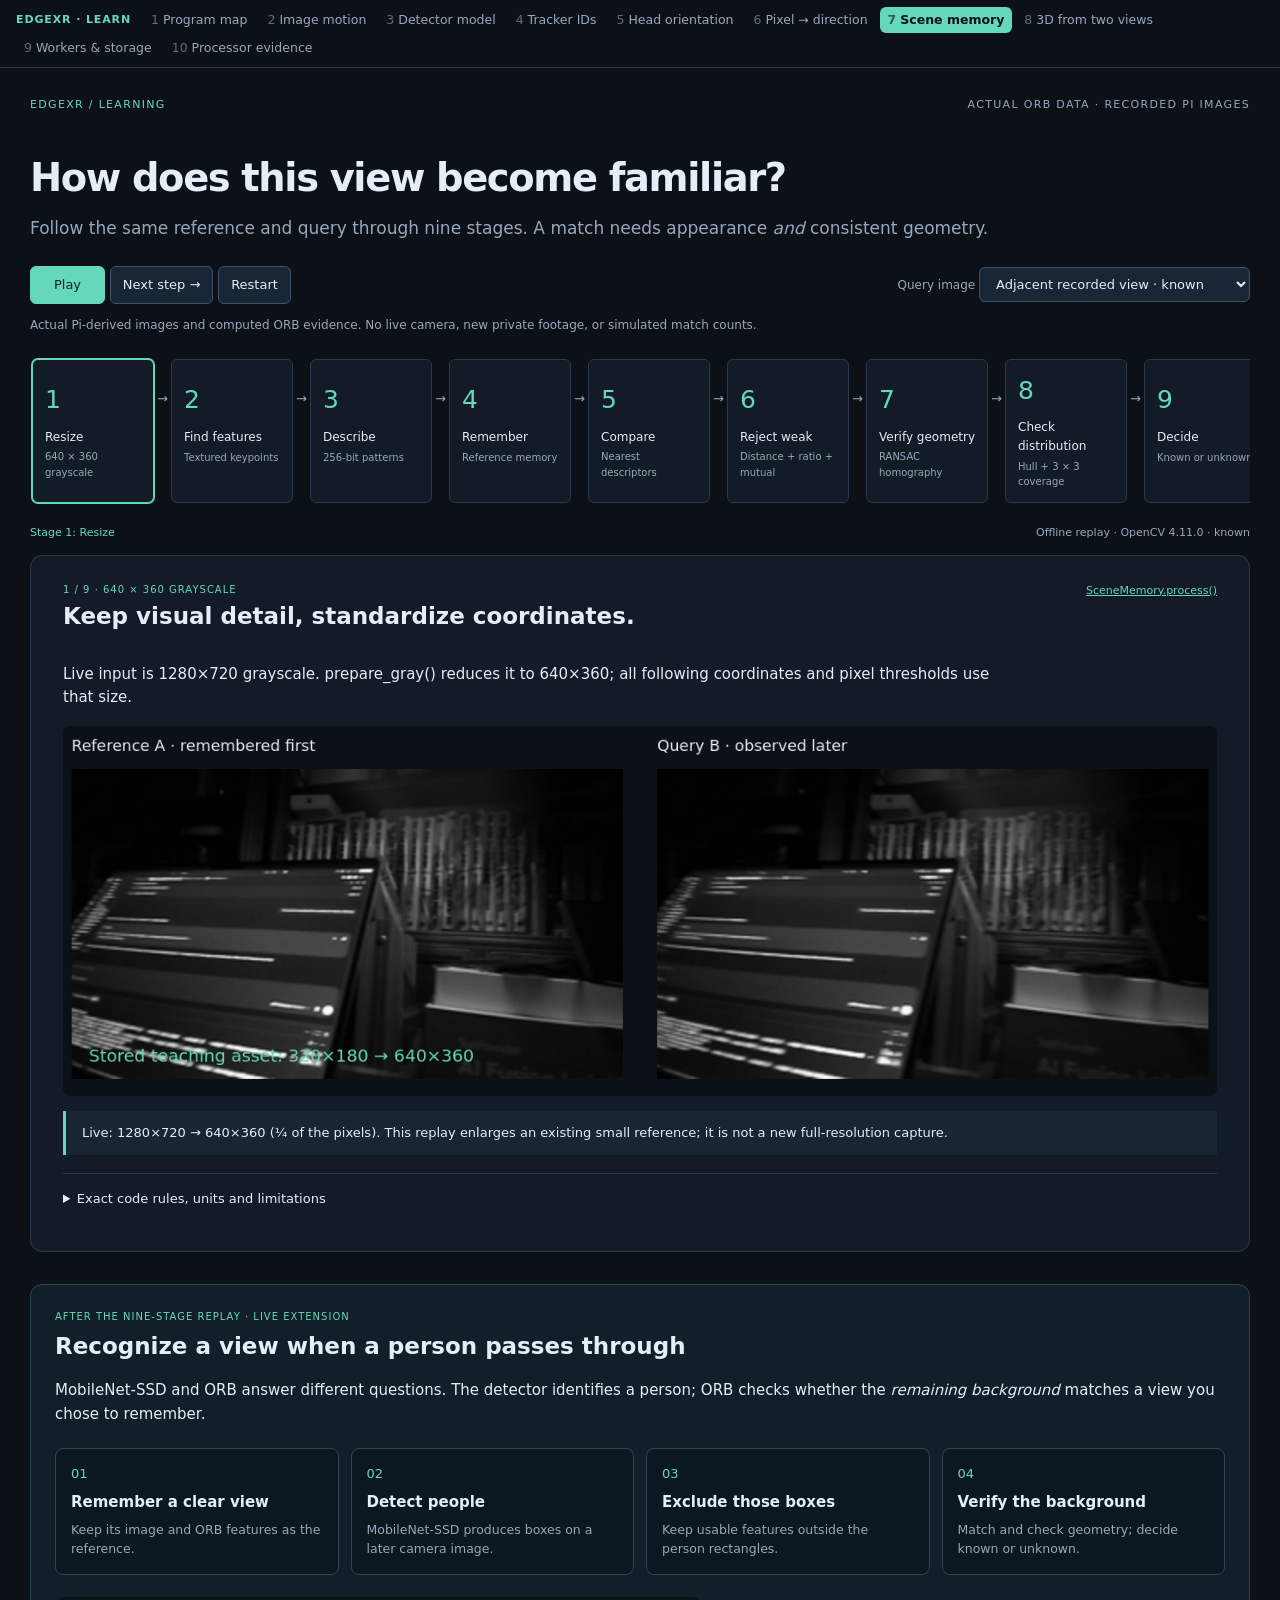
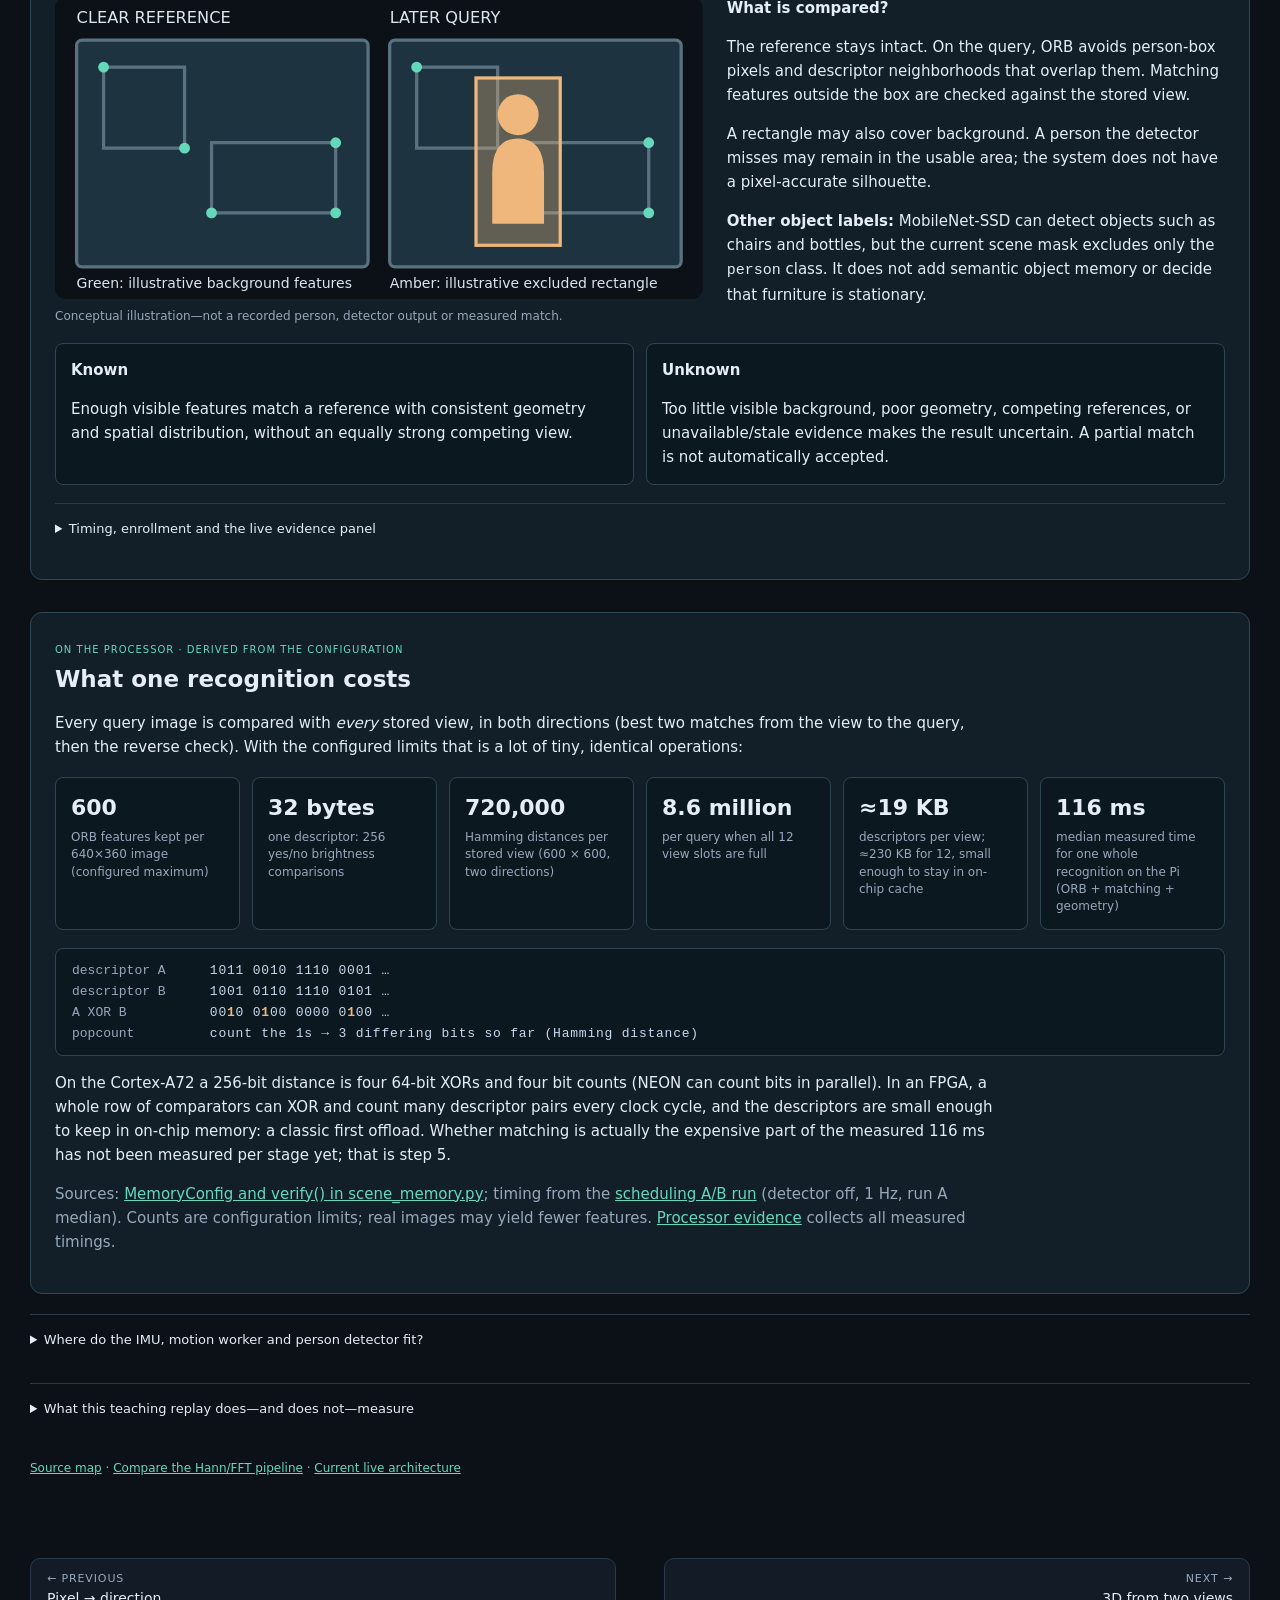
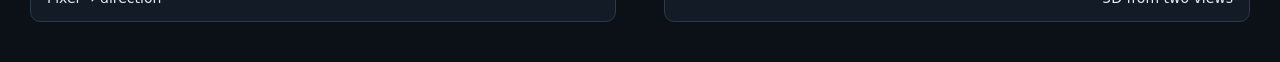
<file: docs/learning/orb-scene-explorer.html>
<!doctype html>
<html lang="en"><head><meta charset="utf-8"><meta name="viewport" content="width=device-width,initial-scale=1">
<title>EdgeXR · How a view becomes familiar</title><link rel="stylesheet" href="hann-fft-explorer.css"><link rel="stylesheet" href="orb-scene-explorer.css"><style>
/* On-the-processor section: configuration-derived matching cost. */
.cost-lesson{margin-top:32px;padding:24px;border:1px solid #324653;border-radius:12px;background:#121f28}
.cost-lesson p{max-width:940px;line-height:1.6}
.cost-grid{display:grid;grid-template-columns:repeat(auto-fit,minmax(170px,1fr));gap:12px;margin:18px 0}
.cost-grid div{background:#0c1820;border:1px solid #304550;border-radius:8px;padding:13px 15px}
.cost-grid strong{display:block;font-size:22px;font-weight:600}
.cost-grid span{display:block;font-size:12px;color:var(--muted);margin-top:4px;line-height:1.45}
.xor-demo{display:grid;gap:6px;background:#0c1820;border:1px solid #304550;border-radius:8px;padding:14px 16px;margin:12px 0;font:13px ui-monospace,SFMono-Regular,monospace}
.xor-demo code{display:inline-block;min-width:130px;color:var(--muted)}
.xor-demo .bits{color:#c6d9eb;letter-spacing:.06em}.xor-demo b{color:#efb77b}
</style>
</head>
<body><main>
<header><a href="index.html">EDGEXR / LEARNING</a><span>ACTUAL ORB DATA · RECORDED PI IMAGES</span></header>
<h1>How does this view become familiar?</h1>
<p class="intro">Follow the same reference and query through nine stages. A match needs appearance <em>and</em> consistent geometry.</p>
<div class="toolbar"><div><button id="play">Play</button> <button id="next">Next step →</button> <button id="reset">Restart</button></div>
<label>Query image <select id="example"><option value="0">Adjacent recorded view · known</option><option value="1">Different recorded view · unknown</option></select></label></div>
<p class="muted" id="provenance"></p>
<nav class="rail" id="rail" aria-label="Scene recognition stages"></nav>
<div class="progress"><span id="stage-count"></span><span id="ready" role="status">Loading replay…</span></div>
<section class="workspace" aria-labelledby="title">
<div class="stage-head"><div><div class="stage-num" id="subtitle"></div><h2 id="title"></h2></div><a class="source" href="../../src/spatial/scene_memory.py" id="source">scene_memory.py</a></div>
<p id="explanation"></p>
<div id="visual"><canvas id="diagram" width="1340" height="430" role="img" aria-label="Reference and query with stage-specific feature evidence"></canvas></div>
<div id="descriptor" hidden><div class="descriptor-head"><canvas id="crop-a" width="160" height="160" aria-label="Reference feature neighborhood"></canvas><span>local brightness comparisons<br>→ 256 bits → 32 bytes</span><canvas id="crop-b" width="160" height="160" aria-label="Query feature neighborhood"></canvas></div><div id="bits"></div><p class="legend">Actual selected ORB descriptors: each square is one bit. Orange outlines mark differing bits. The crops show the neighborhood, not OpenCV’s exact rotated test locations.</p></div>
<div id="metric" class="metric" aria-live="polite"></div>
<details id="detail"><summary>Exact code rules, units and limitations</summary><div id="rules"></div></details>
</section>
<section class="foreground-lesson" aria-labelledby="person-title">
<div class="stage-num">AFTER THE NINE-STAGE REPLAY · LIVE EXTENSION</div>
<h2 id="person-title">Recognize a view when a person passes through</h2>
<p>MobileNet-SSD and ORB answer different questions. The detector identifies a person; ORB checks whether the <em>remaining background</em> matches a view you chose to remember.</p>
<div class="foreground-flow" aria-label="Person exclusion flow">
<div><span>01</span><strong>Remember a clear view</strong><small>Keep its image and ORB features as the reference.</small></div>
<div><span>02</span><strong>Detect people</strong><small>MobileNet-SSD produces boxes on a later camera image.</small></div>
<div><span>03</span><strong>Exclude those boxes</strong><small>Keep usable features outside the person rectangles.</small></div>
<div><span>04</span><strong>Verify the background</strong><small>Match and check geometry; decide known or unknown.</small></div>
</div>
<div class="foreground-visual">
<figure><svg viewBox="0 0 600 280" role="img" aria-labelledby="mask-title mask-desc" xmlns="http://www.w3.org/2000/svg"><title id="mask-title">Illustrative view before and after excluding a person box</title><desc id="mask-desc">Left: reference background with green feature dots. Right: a person rectangle is amber and green background features remain outside it.</desc>
<rect width="600" height="280" rx="10" fill="#0c1118"/><g font-family="system-ui" font-size="15" fill="#dce7ed"><text x="20" y="24">CLEAR REFERENCE</text><text x="310" y="24">LATER QUERY</text></g>
<g fill="#1d3440" stroke="#5a7280" stroke-width="3"><rect x="20" y="40" width="270" height="210" rx="5"/><rect x="310" y="40" width="270" height="210" rx="5"/><rect x="45" y="65" width="75" height="75"/><rect x="335" y="65" width="75" height="75"/><path d="M145 200h115v-65H145z M435 200h115v-65H435z"/></g>
<g fill="#65d8bb"><circle cx="45" cy="65" r="5"/><circle cx="120" cy="140" r="5"/><circle cx="145" cy="200" r="5"/><circle cx="260" cy="135" r="5"/><circle cx="260" cy="200" r="5"/><circle cx="335" cy="65" r="5"/><circle cx="550" cy="135" r="5"/><circle cx="550" cy="200" r="5"/></g>
<rect x="390" y="75" width="78" height="155" fill="#efb77b" fill-opacity=".32" stroke="#efb77b" stroke-width="3"/><circle cx="429" cy="109" r="19" fill="#efb77b"/><path d="M405 210v-47q0-32 24-32t24 32v47z" fill="#efb77b"/>
<g font-family="system-ui" font-size="13" fill="#dce7ed"><text x="20" y="270">Green: illustrative background features</text><text x="310" y="270">Amber: illustrative excluded rectangle</text></g></svg><figcaption>Conceptual illustration—not a recorded person, detector output or measured match.</figcaption></figure>
<div class="foreground-notes"><h3>What is compared?</h3><p>The reference stays intact. On the query, ORB avoids person-box pixels and descriptor neighborhoods that overlap them. Matching features outside the box are checked against the stored view.</p><p>A rectangle may also cover background. A person the detector misses may remain in the usable area; the system does not have a pixel-accurate silhouette.</p><p><strong>Other object labels:</strong> MobileNet-SSD can detect objects such as chairs and bottles, but the current scene mask excludes only the <code>person</code> class. It does not add semantic object memory or decide that furniture is stationary.</p></div>
</div>
<div class="foreground-outcomes"><div><strong>Known</strong><p>Enough visible features match a reference with consistent geometry and spatial distribution, without an equally strong competing view.</p></div><div><strong>Unknown</strong><p>Too little visible background, poor geometry, competing references, or unavailable/stale evidence makes the result uncertain. A partial match is not automatically accepted.</p></div></div>
<details><summary>Timing, enrollment and the live evidence panel</summary>
<p><strong>Same image:</strong> the detector retains one latest completed package containing its source frame, its boxes and the orientation context captured for that frame. The scene worker uses that exact frame and boxes at a target of 1 Hz; source age at selection must be at most 1.5 seconds. Old packages are replaced, not queued. Host timestamps are not camera exposure synchronization.</p>
<p><strong>Remember:</strong> with person exclusion enabled, a post-click image with any detected person-box mask is rejected as <code>clear_background_required</code>. Waiting for an eligible image or recording capacity expires after 8 seconds; this is not a hard real-time bound on processing. An empty detection result does not guarantee the view is person-free.</p>
<p><strong>Partial-query safeguards:</strong> existing feature/match/inlier counts, geometry, footprint and ambiguity checks remain. The experimental partial policy checks visible support in the query and projected reference, including absolute minimum area, visible-area fraction and grid-cell coverage. It may still abstain when enough information is not spread out.</p>
<p><strong>In the Mac preview:</strong> the upper left image is the accepted remembered reference; the upper right is the exact analyzed query. Amber rectangles indicate exclusion and green dots indicate up to 128 verified feature pairs, not verified whole regions. The lower image is the separate newer live preview; its motion arrow and object boxes have independent timing. Source age excludes network/browser delay.</p>
<p><a href="../SCENE_OCCLUSION_RESULTS_01.md">Pi trial: person crossing and clear-view recovery</a> · <a href="../SCENE_OCCLUSION_RETEST.md">Current policy and thresholds</a> · <a href="../../src/spatial/live_scene.py">live_scene.py</a> · <a href="../../src/spatial/foreground.py">foreground.py</a> · <a href="../../src/spatial/scene_memory.py">scene_memory.py</a> · <a href="../../src/vision/live_detector.py">live_detector.py</a></p>
</details>
</section>
<section class="cost-lesson" aria-labelledby="cost-title">
<span class="stage-num">On the processor · derived from the configuration</span>
<h2 id="cost-title">What one recognition costs</h2>
<p>Every query image is compared with <em>every</em> stored view, in both directions (best two matches from the view to the query, then the reverse check). With the configured limits that is a lot of tiny, identical operations:</p>
<div class="cost-grid">
  <div><strong>600</strong><span>ORB features kept per 640×360 image (configured maximum)</span></div>
  <div><strong>32 bytes</strong><span>one descriptor: 256 yes/no brightness comparisons</span></div>
  <div><strong>720,000</strong><span>Hamming distances per stored view (600 × 600, two directions)</span></div>
  <div><strong>8.6 million</strong><span>per query when all 12 view slots are full</span></div>
  <div><strong>≈19 KB</strong><span>descriptors per view; ≈230 KB for 12, small enough to stay in on-chip cache</span></div>
  <div><strong>116 ms</strong><span>median measured time for one whole recognition on the Pi (ORB + matching + geometry)</span></div>
</div>
<div class="xor-demo" aria-label="Hamming distance as XOR then count">
  <div><code>descriptor A</code> <span class="bits">1011 0010 1110 0001 …</span></div>
  <div><code>descriptor B</code> <span class="bits">1001 0110 1110 0101 …</span></div>
  <div><code>A XOR B</code> <span class="bits">00<b>1</b>0 0<b>1</b>00 0000 0<b>1</b>00 …</span></div>
  <div><code>popcount</code> <span class="bits">count the 1s → 3 differing bits so far (Hamming distance)</span></div>
</div>
<p>On the Cortex-A72 a 256-bit distance is four 64-bit XORs and four bit counts (NEON can count bits in parallel). In an FPGA, a whole row of comparators can XOR and count many descriptor pairs every clock cycle, and the descriptors are small enough to keep in on-chip memory: a classic first offload. Whether matching is actually the expensive part of the measured 116 ms has not been measured per stage yet; that is step 5.</p>
<p class="muted">Sources: <a href="../../src/spatial/scene_memory.py">MemoryConfig and verify() in scene_memory.py</a>; timing from the <a href="../../benchmarks/results/scheduling-ab-2026-11-02.json">scheduling A/B run</a> (detector off, 1 Hz, run A median). Counts are configuration limits; real images may yield fewer features. <a href="processor-evidence.html">Processor evidence</a> collects all measured timings.</p>
</section>
<section class="context"><details><summary>Where do the IMU, motion worker and person detector fit?</summary>
<p>The nine-patch Hann/FFT motion worker measures image displacement separately. It does not supply ORB descriptors. The IMU attaches host-timestamped relative orientation to the recognized view; it does not override a failed visual match.</p>
<p>With <code>--scene-exclude-people</code>, the detector's completed source frame and person boxes are paired. Enrollment requests need a clear detected view; queries use a mask. This nine-stage teaching replay has foreground exclusion <strong>off</strong>; the live extension is explained above.</p>
<p>Scene worker: latest eligible detector/image pair, target 1 Hz → result mailbox → view map → HTTP/browser. Selected evidence goes to a bounded background writer. “Known” is visual overlap, not a measured physical position.</p></details>
<details><summary>What this teaching replay does—and does not—measure</summary><p>Images are existing small derived frames from your Pi, already stored in this repository. The 320×180 reference is enlarged to canonical 640×360 for this example; the real live scene branch starts with 1280×720 and reduces it. Enlargement does not restore detail. No private images from the person trial are embedded.</p><p>The browser draws precomputed OpenCV results. It does not run ORB, RANSAC, an IMU or a live camera. Lines are thinned for readability; the counts use every match. The animation advances stages, not hardware time. Stage 4 enrolls the reference once; later stages query it, rather than re-enrolling every frame.</p><p><a href="../../scripts/build_orb_learning_data.py">Reproducible data generator</a> · <a href="../SCENE_OCCLUSION_RESULTS_01.md">Person-crossing trial</a></p></details></section>
<footer><a href="SCENE_MEMORY.md">Source map</a> · <a href="hann-fft-explorer.html">Compare the Hann/FFT pipeline</a> · <a href="../PIPELINE.md">Current live architecture</a></footer>
</main><noscript>This replay requires JavaScript. Read <a href="SCENE_MEMORY.md">the source map</a> instead.</noscript><script src="images/orb-scene-data.js"></script><script src="orb-scene-explorer.js"></script><script src="learning-nav.js"></script>
</body></html>
</file>
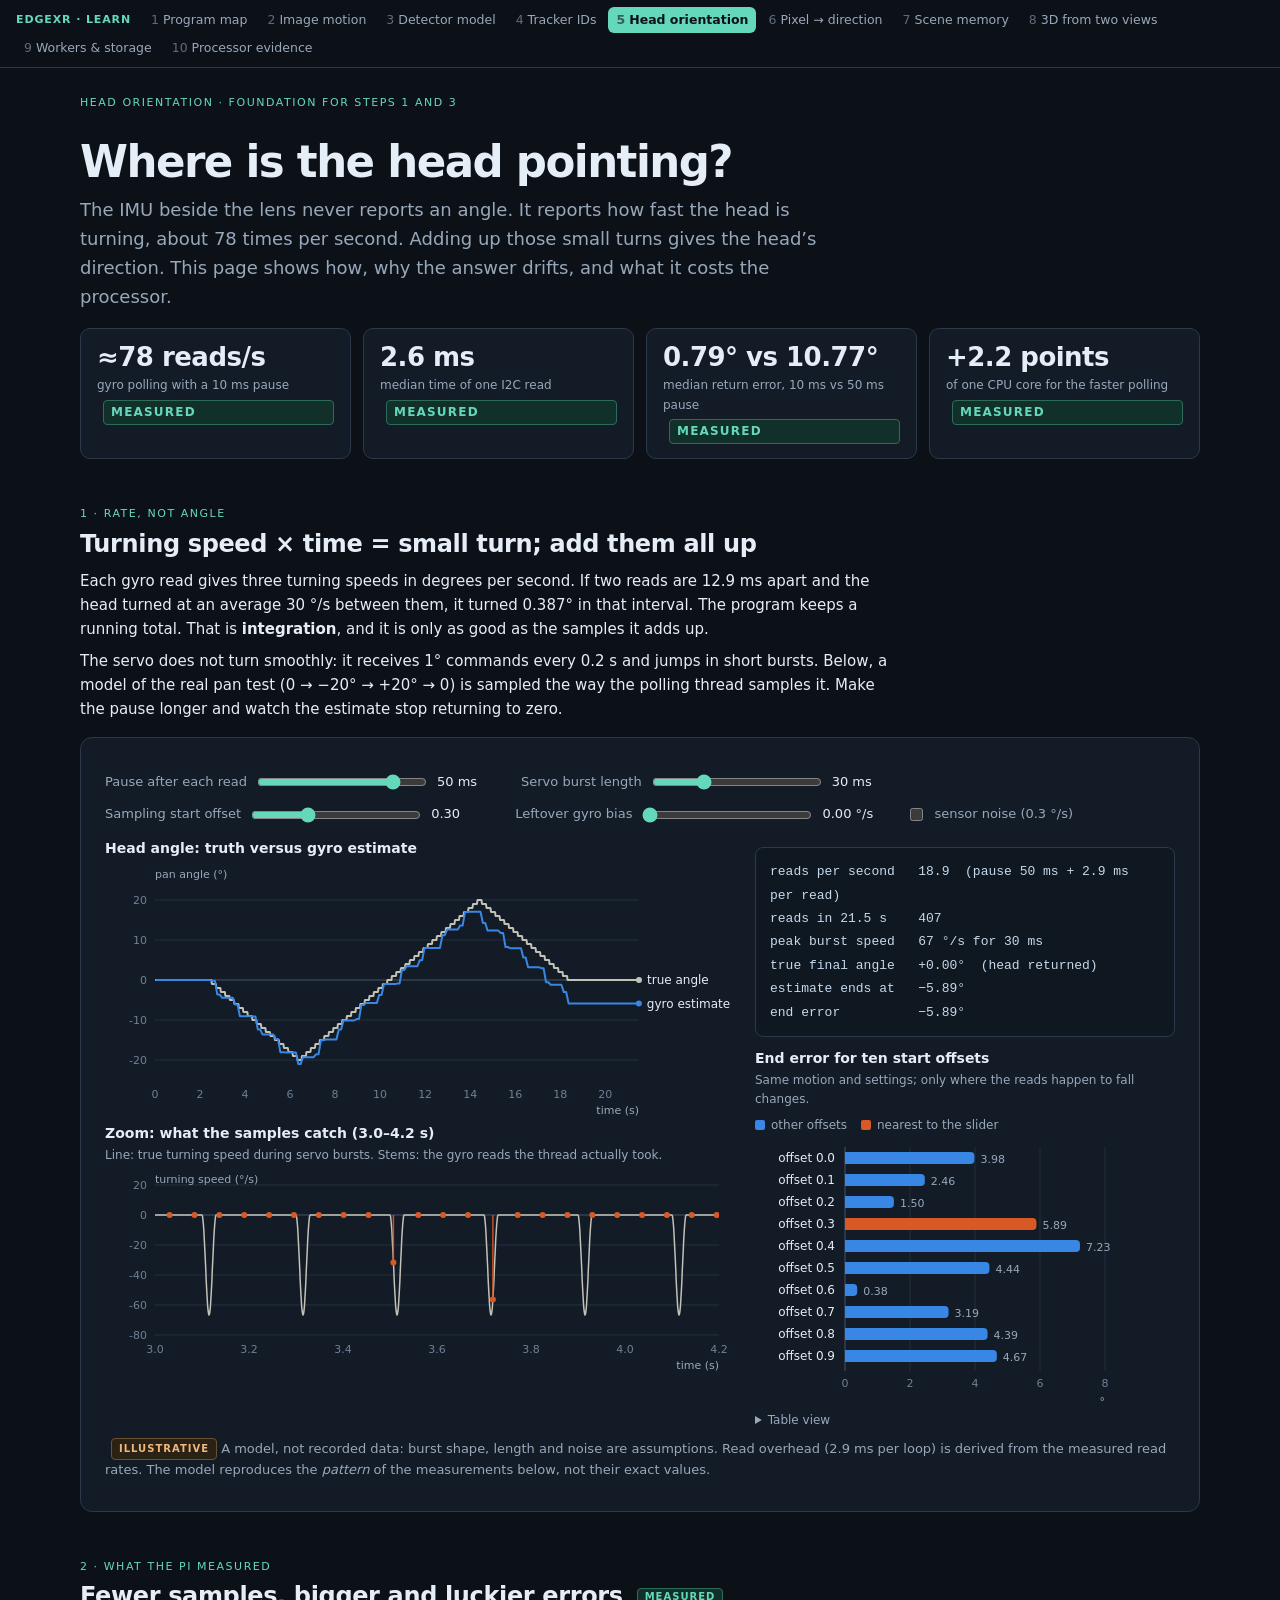
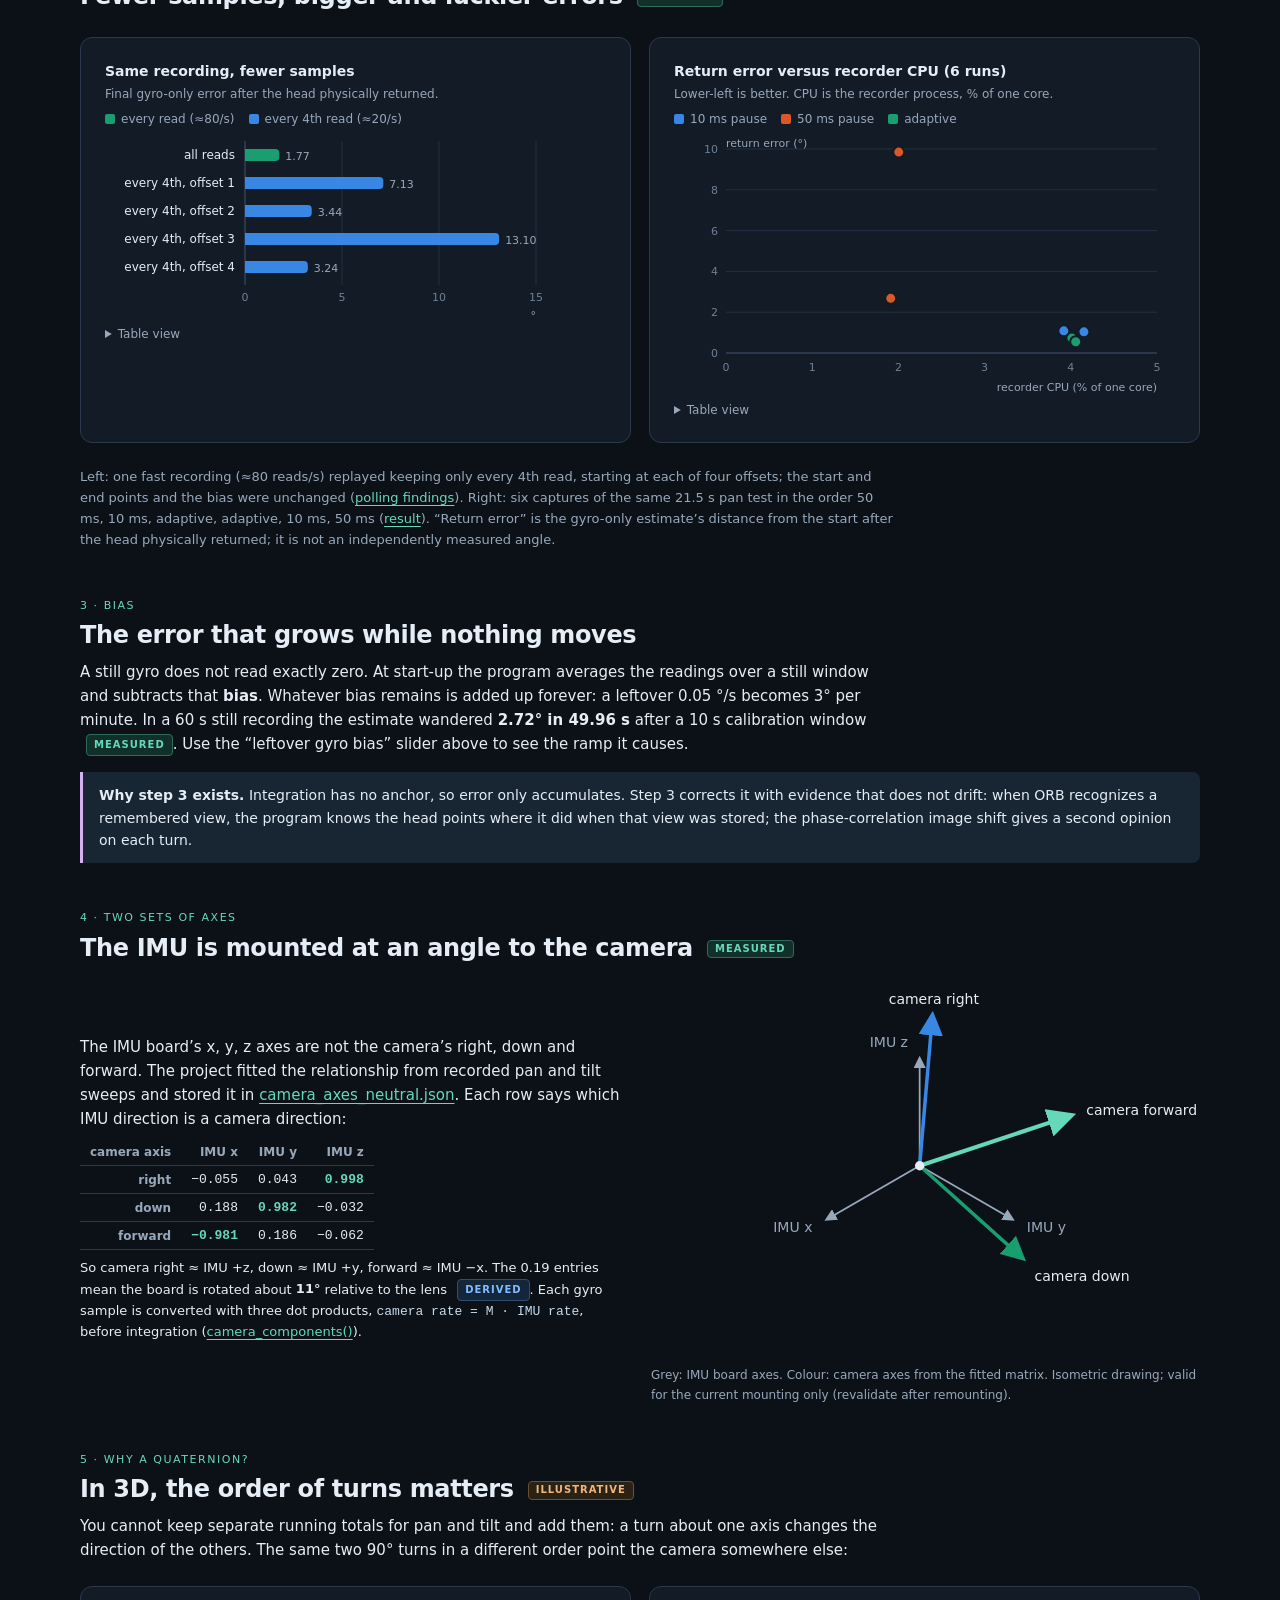
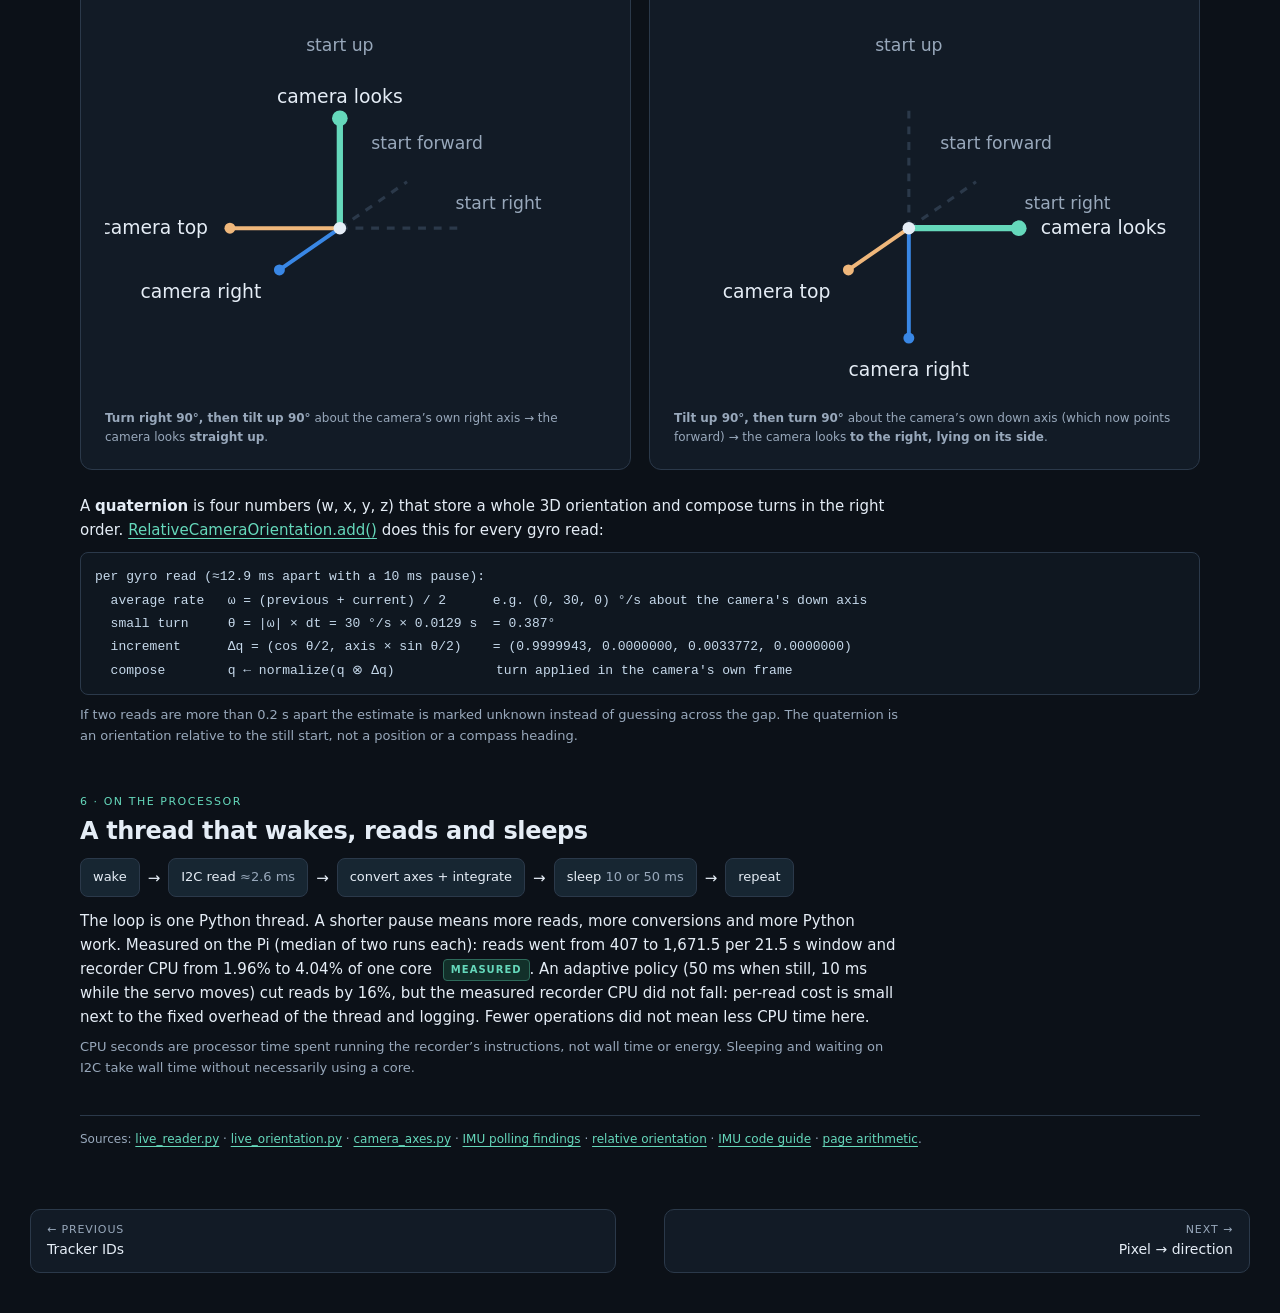
<file: docs/learning/orientation-explorer.html>
<!doctype html>
<html lang="en">
<head>
<meta charset="utf-8">
<meta name="viewport" content="width=device-width,initial-scale=1">
<title>EdgeXR · Where is the head pointing?</title>
<link rel="stylesheet" href="learning-site.css">
<link rel="stylesheet" href="learning-charts.css">
<style>
/* Page-specific layout; shared tokens live in learning-site.css. */
.sim{display:grid;grid-template-columns:minmax(0,1.5fr) minmax(0,1fr);gap:20px}
.axes{display:grid;grid-template-columns:minmax(0,1fr) minmax(0,1fr);gap:22px;align-items:center}
.quat{display:grid;grid-template-columns:repeat(2,minmax(0,1fr));gap:18px}
table.matrix{border-collapse:collapse;font:13px ui-monospace,SFMono-Regular,Menlo,monospace;margin:8px 0}
table.matrix th,table.matrix td{padding:6px 10px;border-bottom:1px solid var(--line);text-align:right}
table.matrix th{color:var(--muted);font-weight:600;font-family:system-ui,sans-serif;font-size:12px}
table.matrix td.big{color:var(--green);font-weight:700}
.loop{display:flex;flex-wrap:wrap;gap:8px;align-items:center;margin:12px 0}
.loop span{background:var(--panel-2);border:1px solid var(--line);border-radius:8px;padding:8px 12px;font-size:13px}
.loop b{color:var(--muted);font-weight:400}
@media (max-width:820px){.sim,.axes,.quat{grid-template-columns:1fr}}
</style>
</head>
<body>
<main>
  <span class="eyebrow">Head orientation · foundation for steps 1 and 3</span>
  <h1>Where is the head pointing?</h1>
  <p class="lede">The IMU beside the lens never reports an angle. It reports how fast the head is turning, about 78 times per second. Adding up those small turns gives the head’s direction. This page shows how, why the answer drifts, and what it costs the processor.</p>
  <div class="stats">
    <div class="stat"><strong>≈78 reads/s</strong><span>gyro polling with a 10 ms pause <span class="badge measured">measured</span></span></div>
    <div class="stat"><strong>2.6 ms</strong><span>median time of one I2C read <span class="badge measured">measured</span></span></div>
    <div class="stat"><strong>0.79° vs 10.77°</strong><span>median return error, 10 ms vs 50 ms pause <span class="badge measured">measured</span></span></div>
    <div class="stat"><strong>+2.2 points</strong><span>of one CPU core for the faster polling <span class="badge measured">measured</span></span></div>
  </div>

  <section class="block">
    <span class="eyebrow">1 · Rate, not angle</span>
    <h2>Turning speed × time = small turn; add them all up</h2>
    <p>Each gyro read gives three turning speeds in degrees per second. If two reads are 12.9 ms apart and the head turned at an average 30 °/s between them, it turned 0.387° in that interval. The program keeps a running total. That is <strong>integration</strong>, and it is only as good as the samples it adds up.</p>
    <p>The servo does not turn smoothly: it receives 1° commands every 0.2 s and jumps in short bursts. Below, a model of the real pan test (0 → −20° → +20° → 0) is sampled the way the polling thread samples it. Make the pause longer and watch the estimate stop returning to zero.</p>
    <div class="panel">
      <div class="controls">
        <label for="sleep">Pause after each read <input id="sleep" type="range" min="0" max="60" value="50" step="1"><output id="sleep-out"></output></label>
        <label for="burst">Servo burst length <input id="burst" type="range" min="10" max="80" value="30" step="1"><output id="burst-out"></output></label>
        <label for="phase">Sampling start offset <input id="phase" type="range" min="0" max="0.95" value="0.3" step="0.05"><output id="phase-out"></output></label>
        <label for="bias">Leftover gyro bias <input id="bias" type="range" min="0" max="0.2" value="0" step="0.01"><output id="bias-out"></output></label>
        <label><input id="noise" type="checkbox"> sensor noise (0.3 °/s)</label>
      </div>
      <div class="sim">
        <div>
          <div id="angle-chart"></div>
          <div id="rate-chart"></div>
        </div>
        <div>
          <div id="sim-readout" class="math" aria-live="polite"></div>
          <div id="phase-chart"></div>
        </div>
      </div>
      <p class="small muted"><span class="badge illustrative">illustrative</span> A model, not recorded data: burst shape, length and noise are assumptions. Read overhead (2.9 ms per loop) is derived from the measured read rates. The model reproduces the <em>pattern</em> of the measurements below, not their exact values.</p>
    </div>
  </section>

  <section class="block">
    <span class="eyebrow">2 · What the Pi measured</span>
    <h2>Fewer samples, bigger and luckier errors <span class="badge measured">measured</span></h2>
    <div class="grid-2">
      <div class="panel"><div id="replay-chart"></div></div>
      <div class="panel"><div id="policy-chart"></div></div>
    </div>
    <p class="small muted">Left: one fast recording (≈80 reads/s) replayed keeping only every 4th read, starting at each of four offsets; the start and end points and the bias were unchanged (<a href="../IMU_POLLING_FINDINGS.md">polling findings</a>). Right: six captures of the same 21.5 s pan test in the order 50 ms, 10 ms, adaptive, adaptive, 10 ms, 50 ms (<a href="../../benchmarks/results/imu-resource-three-policy-2026-10-24.json">result</a>). “Return error” is the gyro-only estimate’s distance from the start after the head physically returned; it is not an independently measured angle.</p>
  </section>

  <section class="block">
    <span class="eyebrow">3 · Bias</span>
    <h2>The error that grows while nothing moves</h2>
    <p>A still gyro does not read exactly zero. At start-up the program averages the readings over a still window and subtracts that <strong>bias</strong>. Whatever bias remains is added up forever: a leftover 0.05 °/s becomes 3° per minute. In a 60 s still recording the estimate wandered <strong>2.72° in 49.96 s</strong> after a 10 s calibration window <span class="badge measured">measured</span>. Use the “leftover gyro bias” slider above to see the ramp it causes.</p>
    <div class="callout plan"><strong>Why step 3 exists.</strong> Integration has no anchor, so error only accumulates. Step 3 corrects it with evidence that does not drift: when ORB recognizes a remembered view, the program knows the head points where it did when that view was stored; the phase-correlation image shift gives a second opinion on each turn.</div>
  </section>

  <section class="block">
    <span class="eyebrow">4 · Two sets of axes</span>
    <h2>The IMU is mounted at an angle to the camera <span class="badge measured">measured</span></h2>
    <div class="axes">
      <div>
        <p>The IMU board’s x, y, z axes are not the camera’s right, down and forward. The project fitted the relationship from recorded pan and tilt sweeps and stored it in <a href="../../configs/camera_axes_neutral.json">camera_axes_neutral.json</a>. Each row says which IMU direction is a camera direction:</p>
        <table class="matrix" aria-label="Camera axes expressed in IMU coordinates">
          <thead><tr><th>camera axis</th><th>IMU x</th><th>IMU y</th><th>IMU z</th></tr></thead>
          <tbody>
            <tr><th>right</th><td>−0.055</td><td>0.043</td><td class="big">0.998</td></tr>
            <tr><th>down</th><td>0.188</td><td class="big">0.982</td><td>−0.032</td></tr>
            <tr><th>forward</th><td class="big">−0.981</td><td>0.186</td><td>−0.062</td></tr>
          </tbody>
        </table>
        <p class="small">So camera right ≈ IMU +z, down ≈ IMU +y, forward ≈ IMU −x. The 0.19 entries mean the board is rotated about <strong id="tilt-deg"></strong> relative to the lens <span class="badge derived">derived</span>. Each gyro sample is converted with three dot products, <code>camera rate = M · IMU rate</code>, before integration (<a href="../../src/spatial/camera_axes.py">camera_components()</a>).</p>
      </div>
      <figure>
        <svg id="axes-svg" class="diagram" viewBox="0 0 470 330" role="img" aria-label="IMU axes and fitted camera axes drawn from one origin"></svg>
        <figcaption>Grey: IMU board axes. Colour: camera axes from the fitted matrix. Isometric drawing; valid for the current mounting only (revalidate after remounting).</figcaption>
      </figure>
    </div>
  </section>

  <section class="block">
    <span class="eyebrow">5 · Why a quaternion?</span>
    <h2>In 3D, the order of turns matters <span class="badge illustrative">illustrative</span></h2>
    <p>You cannot keep separate running totals for pan and tilt and add them: a turn about one axis changes the direction of the others. The same two 90° turns in a different order point the camera somewhere else:</p>
    <div class="quat">
      <figure class="panel"><svg id="order-a" class="diagram" viewBox="0 0 320 250" role="img" aria-label="Turn right 90 degrees then tilt up 90 degrees"></svg><figcaption id="order-a-cap"></figcaption></figure>
      <figure class="panel"><svg id="order-b" class="diagram" viewBox="0 0 320 250" role="img" aria-label="Tilt up 90 degrees then turn right 90 degrees"></svg><figcaption id="order-b-cap"></figcaption></figure>
    </div>
    <p>A <strong>quaternion</strong> is four numbers (w, x, y, z) that store a whole 3D orientation and compose turns in the right order. <a href="../../src/spatial/live_orientation.py">RelativeCameraOrientation.add()</a> does this for every gyro read:</p>
    <div class="math" id="quat-math"></div>
    <p class="small muted">If two reads are more than 0.2 s apart the estimate is marked unknown instead of guessing across the gap. The quaternion is an orientation relative to the still start, not a position or a compass heading.</p>
  </section>

  <section class="block">
    <span class="eyebrow">6 · On the processor</span>
    <h2>A thread that wakes, reads and sleeps</h2>
    <div class="loop" aria-label="Polling loop"><span>wake</span>→<span>I2C read <b>≈2.6 ms</b></span>→<span>convert axes + integrate</span>→<span>sleep <b>10 or 50 ms</b></span>→<span>repeat</span></div>
    <p>The loop is one Python thread. A shorter pause means more reads, more conversions and more Python work. Measured on the Pi (median of two runs each): reads went from 407 to 1,671.5 per 21.5 s window and recorder CPU from 1.96% to 4.04% of one core <span class="badge measured">measured</span>. An adaptive policy (50 ms when still, 10 ms while the servo moves) cut reads by 16%, but the measured recorder CPU did not fall: per-read cost is small next to the fixed overhead of the thread and logging. Fewer operations did not mean less CPU time here.</p>
    <p class="small muted">CPU seconds are processor time spent running the recorder’s instructions, not wall time or energy. Sleeping and waiting on I2C take wall time without necessarily using a core.</p>
  </section>

  <footer class="page">Sources: <a href="../../src/imu/live_reader.py">live_reader.py</a> · <a href="../../src/spatial/live_orientation.py">live_orientation.py</a> · <a href="../../src/spatial/camera_axes.py">camera_axes.py</a> · <a href="../IMU_POLLING_FINDINGS.md">IMU polling findings</a> · <a href="../RELATIVE_ORIENTATION.md">relative orientation</a> · <a href="IMU.md">IMU code guide</a> · <a href="orientation-math.js">page arithmetic</a>.</footer>
</main>
<script src="orientation-math.js"></script>
<script src="learning-charts.js"></script>
<script src="orientation-explorer.js"></script>
<script src="learning-nav.js"></script>
</body>
</html>
</file>
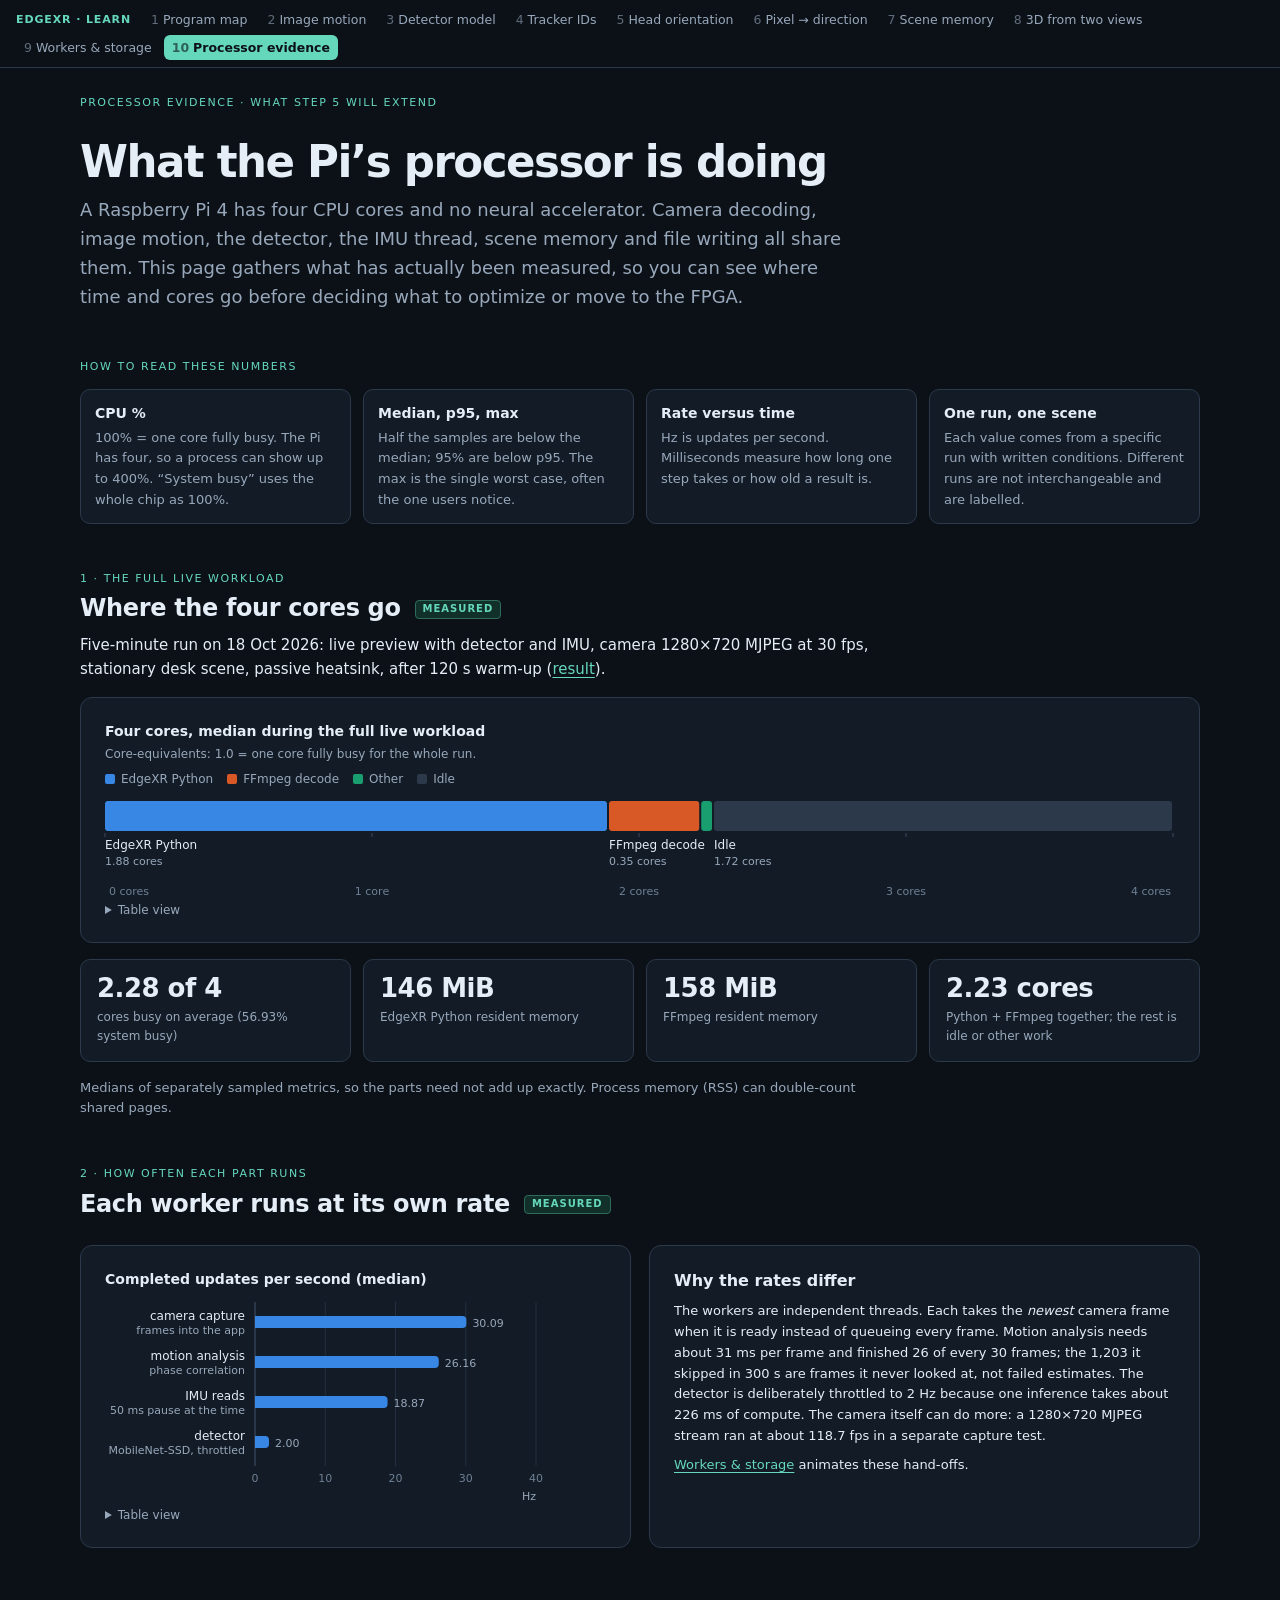
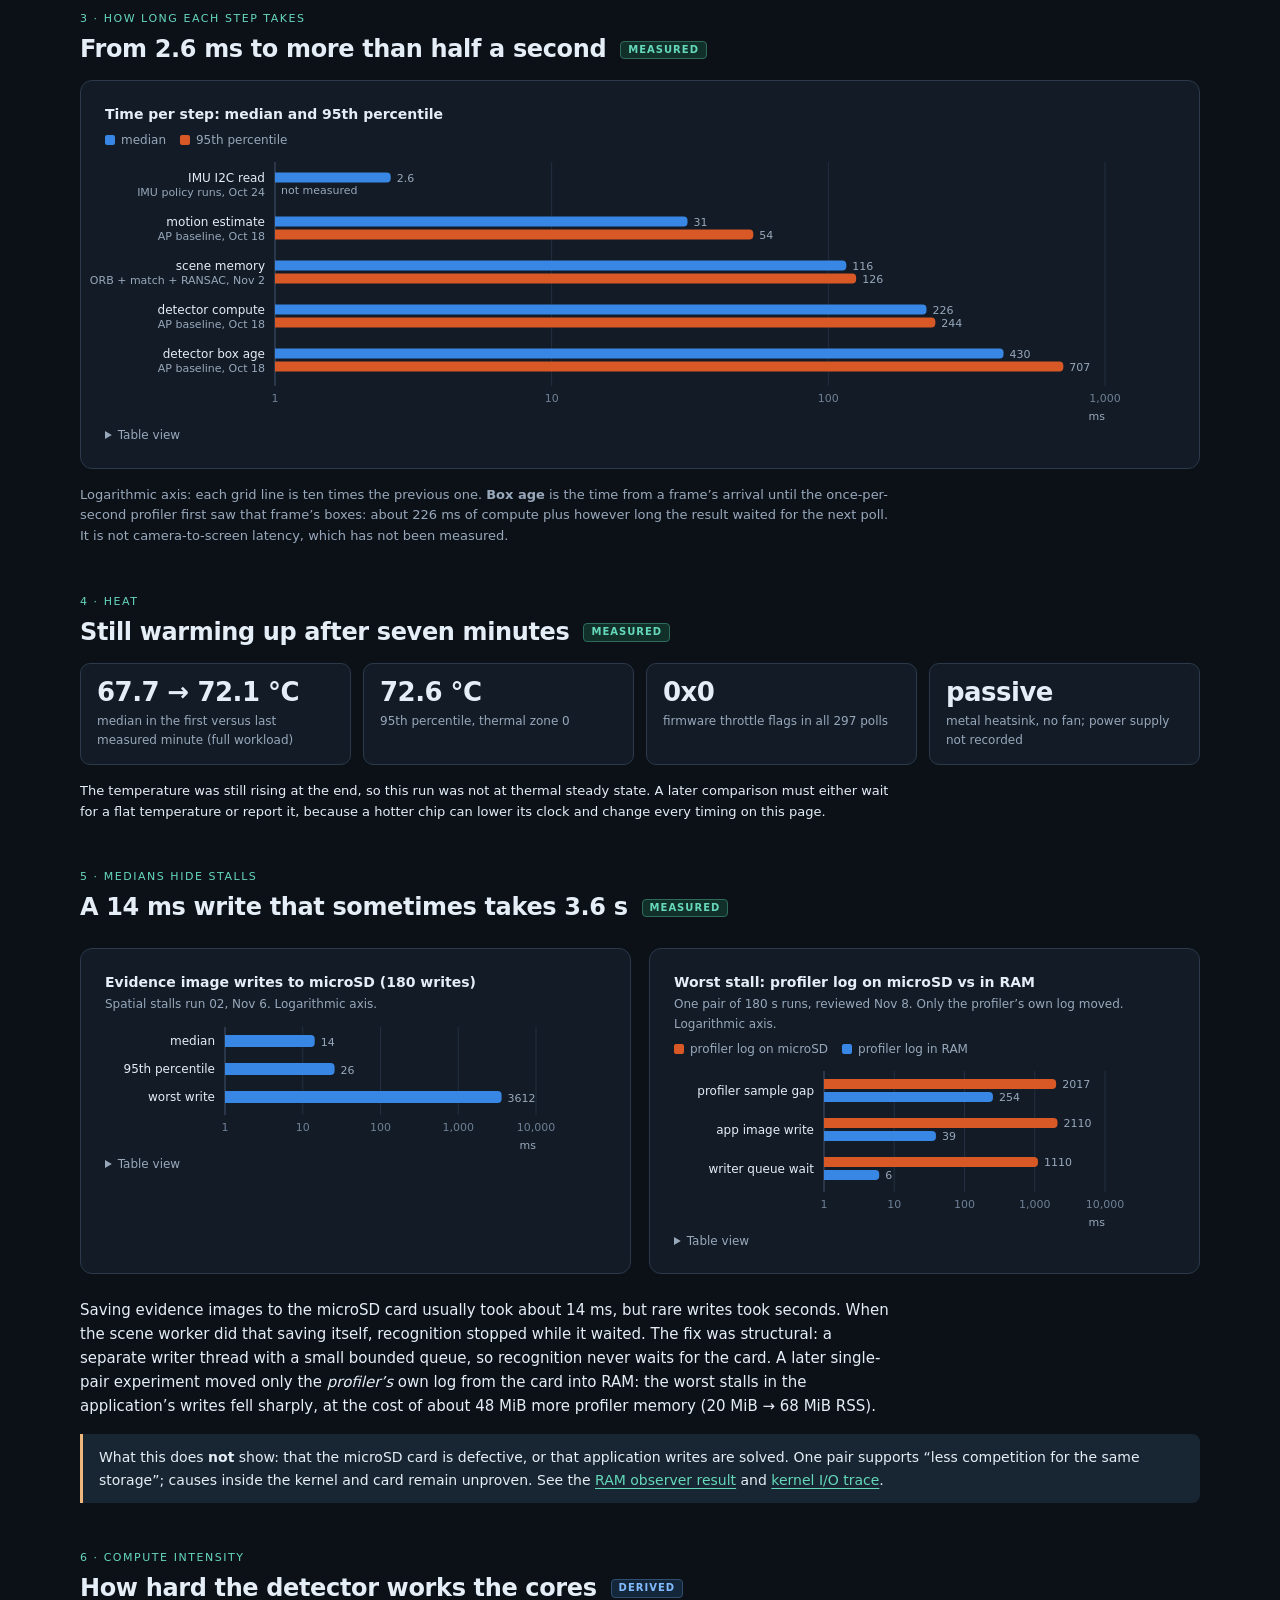
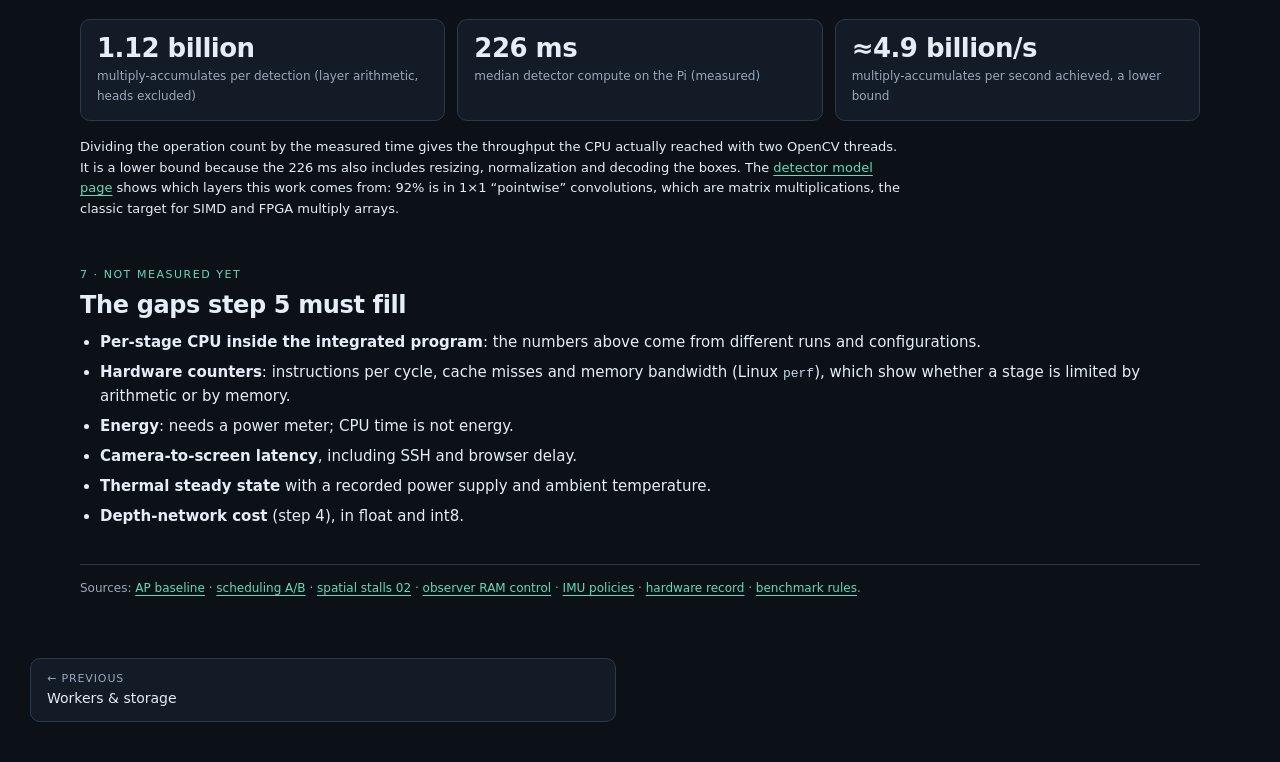
<file: docs/learning/processor-evidence.html>
<!doctype html>
<html lang="en">
<head>
<meta charset="utf-8">
<meta name="viewport" content="width=device-width,initial-scale=1">
<title>EdgeXR · Processor evidence</title>
<link rel="stylesheet" href="learning-site.css">
<link rel="stylesheet" href="learning-charts.css">
<style>
/* Page-specific helpers; shared tokens live in learning-site.css. */
.defs{display:grid;grid-template-columns:repeat(auto-fit,minmax(230px,1fr));gap:12px;margin:14px 0}
.defs div{background:var(--panel);border:1px solid var(--line);border-radius:10px;padding:12px 14px;font-size:13px;color:var(--muted)}
.defs b{display:block;color:var(--text);font-size:14px;margin-bottom:3px}
ul.todo{margin:10px 0;padding-left:20px}ul.todo li{margin:6px 0}
</style>
</head>
<body>
<main>
  <span class="eyebrow">Processor evidence · what step 5 will extend</span>
  <h1>What the Pi’s processor is doing</h1>
  <p class="lede">A Raspberry Pi 4 has four CPU cores and no neural accelerator. Camera decoding, image motion, the detector, the IMU thread, scene memory and file writing all share them. This page gathers what has actually been measured, so you can see where time and cores go before deciding what to optimize or move to the FPGA.</p>

  <section class="block">
    <span class="eyebrow">How to read these numbers</span>
    <div class="defs">
      <div><b>CPU %</b>100% = one core fully busy. The Pi has four, so a process can show up to 400%. “System busy” uses the whole chip as 100%.</div>
      <div><b>Median, p95, max</b>Half the samples are below the median; 95% are below p95. The max is the single worst case, often the one users notice.</div>
      <div><b>Rate versus time</b>Hz is updates per second. Milliseconds measure how long one step takes or how old a result is.</div>
      <div><b>One run, one scene</b>Each value comes from a specific run with written conditions. Different runs are not interchangeable and are labelled.</div>
    </div>
  </section>

  <section class="block">
    <span class="eyebrow">1 · The full live workload</span>
    <h2>Where the four cores go <span class="badge measured">measured</span></h2>
    <p>Five-minute run on 18 Oct 2026: live preview with detector and IMU, camera 1280×720 MJPEG at 30 fps, stationary desk scene, passive heatsink, after 120 s warm-up (<a href="../../benchmarks/results/ap-baseline-basic-2026-10-18.md">result</a>).</p>
    <div class="panel"><div id="cores-chart"></div></div>
    <div class="stats" id="baseline-stats"></div>
    <p class="small muted">Medians of separately sampled metrics, so the parts need not add up exactly. Process memory (RSS) can double-count shared pages.</p>
  </section>

  <section class="block">
    <span class="eyebrow">2 · How often each part runs</span>
    <h2>Each worker runs at its own rate <span class="badge measured">measured</span></h2>
    <div class="grid-2">
      <div class="panel"><div id="rates-chart"></div></div>
      <div class="panel">
        <h3>Why the rates differ</h3>
        <p class="small">The workers are independent threads. Each takes the <em>newest</em> camera frame when it is ready instead of queueing every frame. Motion analysis needs about 31 ms per frame and finished 26 of every 30 frames; the 1,203 it skipped in 300 s are frames it never looked at, not failed estimates. The detector is deliberately throttled to 2 Hz because one inference takes about 226 ms of compute. The camera itself can do more: a 1280×720 MJPEG stream ran at about 118.7 fps in a separate capture test.</p>
        <p class="small"><a href="edgexr-worker-rates.html">Workers & storage</a> animates these hand-offs.</p>
      </div>
    </div>
  </section>

  <section class="block">
    <span class="eyebrow">3 · How long each step takes</span>
    <h2>From 2.6 ms to more than half a second <span class="badge measured">measured</span></h2>
    <div class="panel"><div id="latency-chart"></div></div>
    <p class="small muted">Logarithmic axis: each grid line is ten times the previous one. <strong>Box age</strong> is the time from a frame’s arrival until the once-per-second profiler first saw that frame’s boxes: about 226 ms of compute plus however long the result waited for the next poll. It is not camera-to-screen latency, which has not been measured.</p>
  </section>

  <section class="block">
    <span class="eyebrow">4 · Heat</span>
    <h2>Still warming up after seven minutes <span class="badge measured">measured</span></h2>
    <div class="stats">
      <div class="stat"><strong>67.7 → 72.1 °C</strong><span>median in the first versus last measured minute (full workload)</span></div>
      <div class="stat"><strong>72.6 °C</strong><span>95th percentile, thermal zone 0</span></div>
      <div class="stat"><strong>0x0</strong><span>firmware throttle flags in all 297 polls</span></div>
      <div class="stat"><strong>passive</strong><span>metal heatsink, no fan; power supply not recorded</span></div>
    </div>
    <p class="small">The temperature was still rising at the end, so this run was not at thermal steady state. A later comparison must either wait for a flat temperature or report it, because a hotter chip can lower its clock and change every timing on this page.</p>
  </section>

  <section class="block">
    <span class="eyebrow">5 · Medians hide stalls</span>
    <h2>A 14 ms write that sometimes takes 3.6 s <span class="badge measured">measured</span></h2>
    <div class="grid-2">
      <div class="panel"><div id="tail-chart"></div></div>
      <div class="panel"><div id="ram-chart"></div></div>
    </div>
    <p>Saving evidence images to the microSD card usually took about 14 ms, but rare writes took seconds. When the scene worker did that saving itself, recognition stopped while it waited. The fix was structural: a separate writer thread with a small bounded queue, so recognition never waits for the card. A later single-pair experiment moved only the <em>profiler’s</em> own log from the card into RAM: the worst stalls in the application’s writes fell sharply, at the cost of about 48 MiB more profiler memory (20 MiB → 68 MiB RSS).</p>
    <div class="callout warn">What this does <strong>not</strong> show: that the microSD card is defective, or that application writes are solved. One pair supports “less competition for the same storage”; causes inside the kernel and card remain unproven. See the <a href="../OBSERVER_RAM_RESULTS.md">RAM observer result</a> and <a href="../KERNEL_IO_RESULTS_03.md">kernel I/O trace</a>.</div>
  </section>

  <section class="block">
    <span class="eyebrow">6 · Compute intensity</span>
    <h2>How hard the detector works the cores <span class="badge derived">derived</span></h2>
    <div class="stats">
      <div class="stat"><strong>1.12 billion</strong><span>multiply-accumulates per detection (layer arithmetic, heads excluded)</span></div>
      <div class="stat"><strong>226 ms</strong><span>median detector compute on the Pi (measured)</span></div>
      <div class="stat"><strong>≈4.9 billion/s</strong><span>multiply-accumulates per second achieved, a lower bound</span></div>
    </div>
    <p class="small">Dividing the operation count by the measured time gives the throughput the CPU actually reached with two OpenCV threads. It is a lower bound because the 226 ms also includes resizing, normalization and decoding the boxes. The <a href="detection-architecture.html#compute">detector model page</a> shows which layers this work comes from: 92% is in 1×1 “pointwise” convolutions, which are matrix multiplications, the classic target for SIMD and FPGA multiply arrays.</p>
  </section>

  <section class="block">
    <span class="eyebrow">7 · Not measured yet</span>
    <h2>The gaps step 5 must fill</h2>
    <ul class="todo">
      <li><strong>Per-stage CPU inside the integrated program</strong>: the numbers above come from different runs and configurations.</li>
      <li><strong>Hardware counters</strong>: instructions per cycle, cache misses and memory bandwidth (Linux <code>perf</code>), which show whether a stage is limited by arithmetic or by memory.</li>
      <li><strong>Energy</strong>: needs a power meter; CPU time is not energy.</li>
      <li><strong>Camera-to-screen latency</strong>, including SSH and browser delay.</li>
      <li><strong>Thermal steady state</strong> with a recorded power supply and ambient temperature.</li>
      <li><strong>Depth-network cost</strong> (step 4), in float and int8.</li>
    </ul>
  </section>

  <footer class="page">Sources: <a href="../../benchmarks/results/ap-baseline-basic-2026-10-18.md">AP baseline</a> · <a href="../../benchmarks/results/scheduling-ab-2026-11-02.json">scheduling A/B</a> · <a href="../../benchmarks/results/spatial-stalls-02.json">spatial stalls 02</a> · <a href="../../benchmarks/results/observer-ram-control-01.json">observer RAM control</a> · <a href="../../benchmarks/results/imu-resource-three-policy-2026-10-24.json">IMU policies</a> · <a href="../HARDWARE.md">hardware record</a> · <a href="../BENCHMARKING.md">benchmark rules</a>.</footer>
</main>
<script src="learning-charts.js"></script>
<script src="processor-evidence.js"></script>
<script src="learning-nav.js"></script>
</body>
</html>
</file>
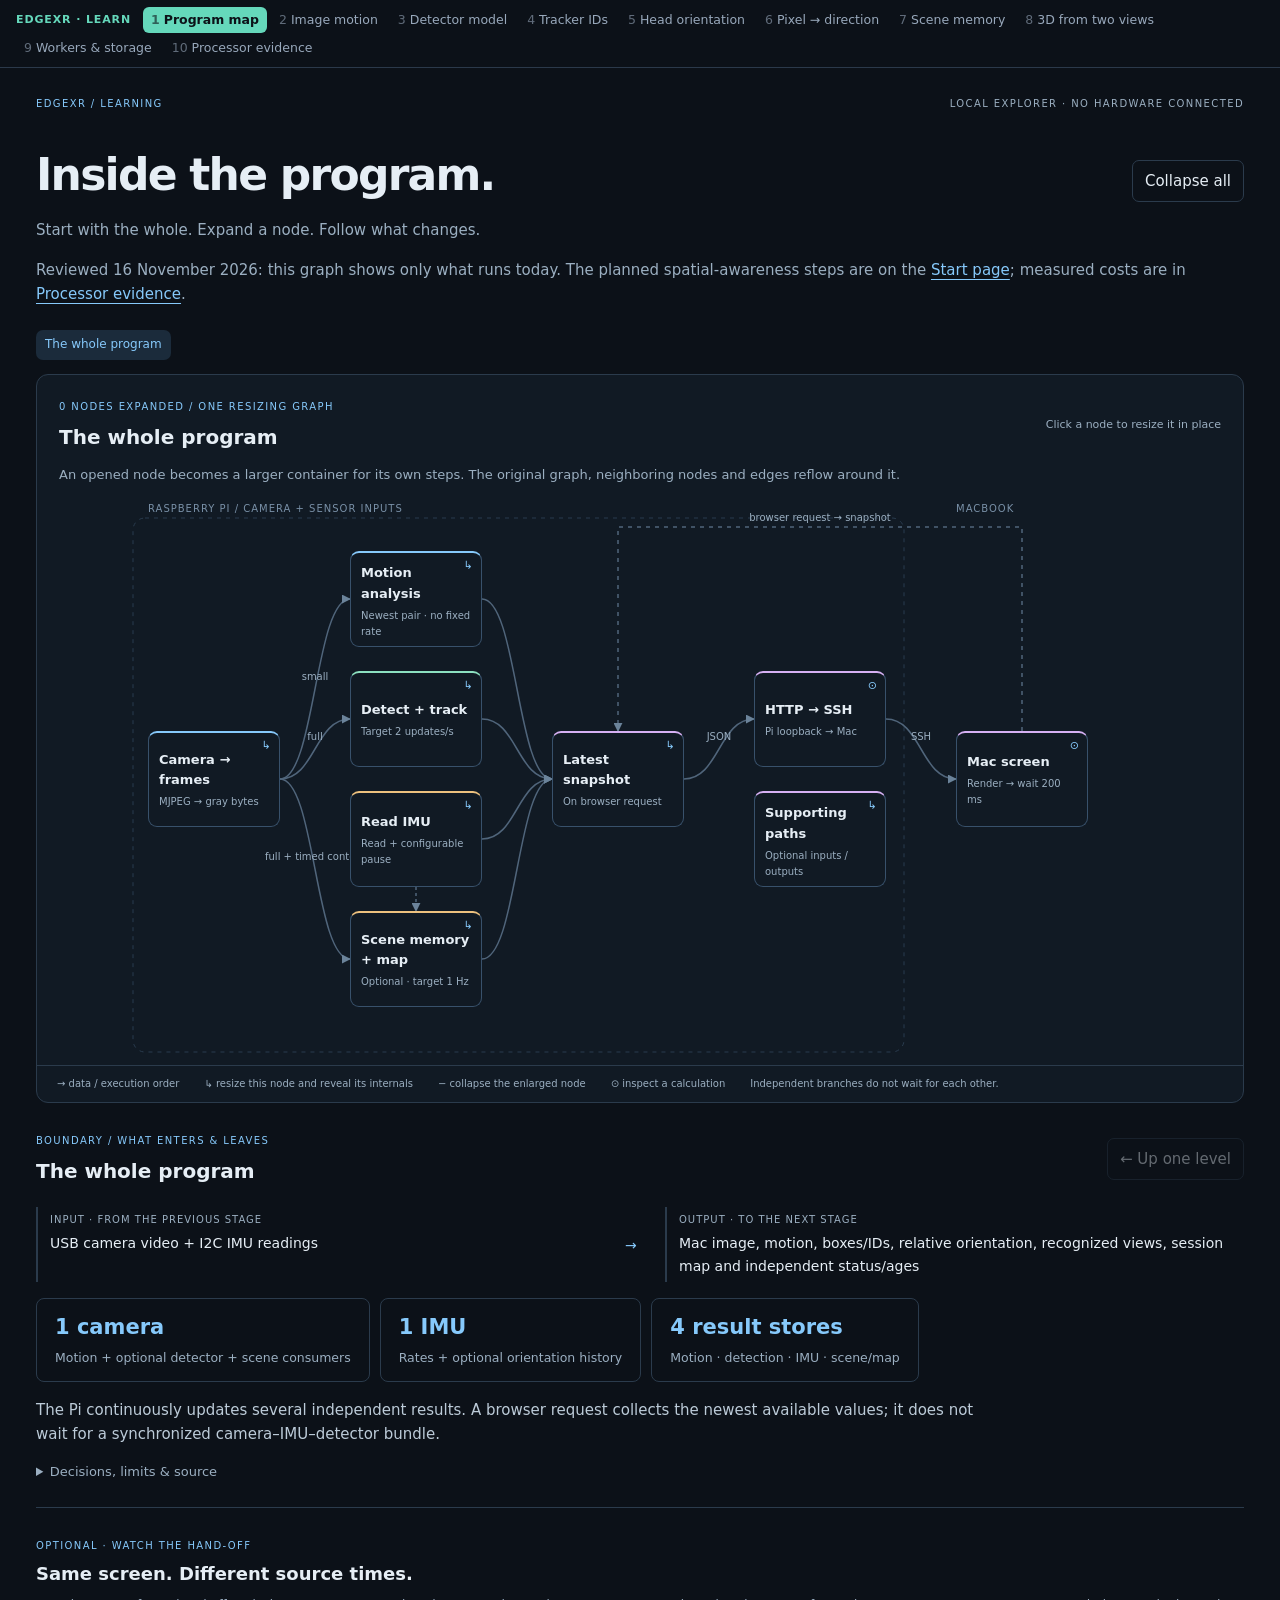
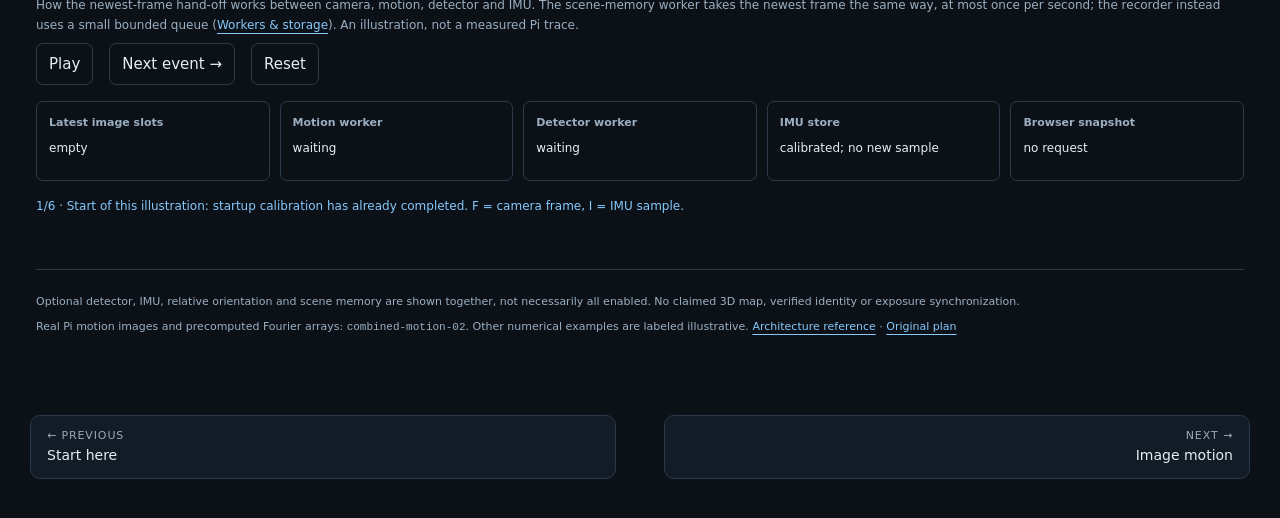
<file: docs/learning/program-flow-explorer.html>
<!doctype html>
<html lang="en">
<head>
  <meta charset="utf-8">
  <meta name="viewport" content="width=device-width,initial-scale=1">
  <title>EdgeXR · Inside the program</title>
  <link rel="stylesheet" href="program-flow-explorer.css">
  <link rel="stylesheet" href="program-flow-inline.css">
</head>
<body>
<main>
  <header><a href="index.html">EDGEXR / LEARNING</a><span>LOCAL EXPLORER · NO HARDWARE CONNECTED</span></header>
  <div class="heading"><div><h1>Inside the program.</h1><p>Start with the whole. Expand a node. Follow what changes.</p></div><button id="home" type="button">Collapse all</button></div>
  <p>Reviewed 16 November 2026: this graph shows only what runs today. The planned spatial-awareness steps are on the <a href="index.html#plan">Start page</a>; measured costs are in <a href="processor-evidence.html">Processor evidence</a>.</p>
  <nav id="breadcrumbs" aria-label="Location in the program"></nav>
  <section class="map-shell" aria-label="Expandable program graph">
    <div class="map-heading"><div><span id="depth" class="eyebrow"></span><h2 id="map-title"></h2></div><span id="map-kind"></span></div>
    <p id="map-note"></p>
    <div class="graph-scroll"><div id="graph"><svg id="edges" aria-hidden="true"></svg><div id="nodes"></div></div></div>
    <div class="legend"><span>→ data / execution order</span><span>↳ resize this node and reveal its internals</span><span>− collapse the enlarged node</span><span>⊙ inspect a calculation</span><span>Independent branches do not wait for each other.</span></div>
  </section>
  <section id="inspector" aria-label="Selected operation">
    <div class="inspection-heading"><div><span class="eyebrow" id="detail-kind"></span><h2 id="detail-title"></h2></div><button id="back" type="button">← Up one level</button></div>
    <div id="contract" class="contract"></div>
    <div id="visual"></div>
    <p id="explanation"></p>
    <details id="rules"><summary>Decisions, limits & source</summary><p id="policy"></p><div id="source"></div></details>
  </section>
  <section class="execution" aria-label="Illustrative independent worker timing">
    <div><span class="eyebrow">OPTIONAL · WATCH THE HAND-OFF</span><h2>Same screen. Different source times.</h2><p>How the newest-frame hand-off works between camera, motion, detector and IMU. The scene-memory worker takes the newest frame the same way, at most once per second; the recorder instead uses a small bounded queue (<a href="edgexr-worker-rates.html">Workers & storage</a>). An illustration, not a measured Pi trace.</p></div>
    <div class="controls"><button id="play" type="button">Play</button><button id="step" type="button">Next event →</button><button id="reset" type="button">Reset</button></div>
    <div id="slots" class="slots"></div><p id="event" aria-live="polite"></p>
  </section>
  <footer><p>Optional detector, IMU, relative orientation and scene memory are shown together, not necessarily all enabled. No claimed 3D map, verified identity or exposure synchronization.</p><p>Real Pi motion images and precomputed Fourier arrays: <code>combined-motion-02</code>. Other numerical examples are labeled illustrative. <a href="../PIPELINE.md">Architecture reference</a> · <a href="../exec-plans/completed/program-flow-explorer.md">Original plan</a></p></footer>
</main>
<noscript>This graph requires JavaScript. Read <a href="../PIPELINE.md">the pipeline reference</a> instead.</noscript>
<script src="images/hann-fft-data.js"></script>
<script src="program-flow-map.js"></script>
<script src="program-flow-spatial.js"></script>
<script src="program-flow-explorer.js"></script>
<script src="learning-nav.js"></script>
</body>
</html>
</file>
<file: docs/learning/learning-site.css>
/* Shared look for the hub and the newer explainer pages.
   Tokens match hann-fft-explorer.css so old and new pages read as one site.
   Chart series colours (--s1..--s3) were validated for colour-vision separation
   and 3:1 contrast against --panel (dataviz validator, dark mode, all pairs). */
:root{color-scheme:dark;
  --bg:#0c1118;--panel:#121b26;--panel-2:#172632;--panel-3:#1b2936;
  --text:#e5edf6;--muted:#98a8bb;--faint:#6f8196;--line:#2b394a;
  --green:#65d8bb;--blue:#82bcff;--orange:#efb77b;--pink:#d6b0f3;
  --s1:#3987e5;--s2:#d95926;--s3:#199e70;--grid:#223042;--axis:#3a4b5e}

/* Page frame and type. */
*{box-sizing:border-box}
body{margin:0;background:var(--bg);color:var(--text);font:15px/1.6 system-ui,-apple-system,"Segoe UI",sans-serif}
main{max-width:1180px;margin:auto;padding:26px 30px 30px}
h1{font-size:clamp(28px,3.4vw,44px);line-height:1.12;letter-spacing:-.035em;font-weight:600;margin:26px 0 10px}
h2{font-size:24px;line-height:1.25;letter-spacing:-.015em;font-weight:560;margin:0 0 10px}
h3{font-size:16px;font-weight:600;margin:0 0 6px}
p{margin:8px 0}
a{color:var(--green);text-underline-offset:3px}
code{font:13px ui-monospace,SFMono-Regular,Menlo,monospace;color:#c6d9eb}
.lede{font-size:18px;color:var(--muted);max-width:780px;margin:0 0 8px}
.muted{color:var(--muted)}
.small{font-size:13px}
.eyebrow{display:block;font-size:11px;letter-spacing:.14em;text-transform:uppercase;color:var(--green);margin-bottom:6px}
section.block{margin:46px 0 0}
section.block>p{max-width:820px}
hr{border:0;border-top:1px solid var(--line);margin:40px 0}

/* Evidence labels: every number or drawing says how it was obtained. */
.badge{display:inline-block;font-size:10px;font-weight:650;letter-spacing:.1em;text-transform:uppercase;padding:2px 7px;border-radius:4px;vertical-align:middle;margin-left:6px;border:1px solid}
.badge.measured{color:var(--green);border-color:#2e6b5b;background:#12302a}
.badge.derived{color:var(--blue);border-color:#2f4e70;background:#14263a}
.badge.illustrative{color:var(--orange);border-color:#6b5032;background:#2b2216}
.badge.planned{color:var(--pink);border-color:#5d4a70;background:#241c2e}

/* Panels, cards and stat tiles. */
.panel{background:var(--panel);border:1px solid var(--line);border-radius:12px;padding:22px 24px;margin:16px 0}
.grid-2{display:grid;grid-template-columns:repeat(2,minmax(0,1fr));gap:18px}
.grid-3{display:grid;grid-template-columns:repeat(3,minmax(0,1fr));gap:14px}
.cards{display:grid;grid-template-columns:repeat(auto-fill,minmax(250px,1fr));gap:14px;margin:16px 0}
.card{display:block;background:var(--panel);border:1px solid var(--line);border-radius:12px;padding:16px 18px;color:var(--text);text-decoration:none}
a.card:hover{border-color:var(--green)}
.card .num{font-size:12px;color:var(--green);font-variant-numeric:tabular-nums}
.card h3{margin:4px 0 6px}
.card p{font-size:13px;color:var(--muted);margin:4px 0}
.card .q{color:var(--text);font-size:14px}
.stats{display:grid;grid-template-columns:repeat(auto-fit,minmax(160px,1fr));gap:12px;margin:16px 0}
.stat{background:var(--panel);border:1px solid var(--line);border-radius:10px;padding:14px 16px}
.stat strong{display:block;font-size:26px;font-weight:600;letter-spacing:-.02em;line-height:1.15}
.stat span{display:block;font-size:12px;color:var(--muted);margin-top:4px}
.callout{border-left:3px solid var(--green);background:var(--panel-2);padding:12px 16px;margin:16px 0;font-size:14px;border-radius:0 8px 8px 0}
.callout.warn{border-color:var(--orange)}
.callout.plan{border-color:var(--pink)}
.math{font:13px/1.8 ui-monospace,SFMono-Regular,Menlo,monospace;color:#c6d9eb;white-space:pre-wrap;overflow-wrap:anywhere;background:#0f1720;border:1px solid var(--line);border-radius:8px;padding:12px 14px;margin:10px 0}
figure{margin:0}
figcaption{font-size:12px;color:var(--muted);margin-top:8px}
svg text{font-family:system-ui,-apple-system,"Segoe UI",sans-serif}
.diagram{display:block;width:100%;height:auto}

/* Controls. */
.controls{display:flex;flex-wrap:wrap;gap:12px 22px;align-items:center;margin:12px 0}
.controls label{font-size:13px;color:var(--muted);display:flex;align-items:center;gap:8px}
.controls output{color:var(--text);font-variant-numeric:tabular-nums;min-width:62px}
input[type=range]{accent-color:var(--green);width:170px}
button,select{font:inherit;font-size:13px;color:var(--text);background:#192636;border:1px solid #405269;border-radius:6px;padding:7px 12px;cursor:pointer}
button:hover,select:hover{background:#25364a}
button[aria-pressed=true]{background:var(--green);color:#0c1118;border-color:var(--green)}
button:focus-visible,select:focus-visible,input:focus-visible,summary:focus-visible,a:focus-visible{outline:2px solid var(--green);outline-offset:3px}
.readout{font:13px/1.7 ui-monospace,SFMono-Regular,Menlo,monospace;color:#c6d9eb}

/* Plain legends outside charts (the hub map). Charts use learning-charts.css. */
.legend{display:flex;flex-wrap:wrap;gap:14px;font-size:12px;color:var(--muted);margin:10px 0 0}
.legend i{display:inline-block;width:10px;height:10px;border-radius:2px;margin-right:6px;vertical-align:-1px}

details.more{border-top:1px solid var(--line);padding:14px 0;margin-top:20px;font-size:14px;color:var(--muted)}
details.more summary{cursor:pointer;color:var(--text)}
footer.page{color:var(--muted);font-size:12px;margin-top:36px;border-top:1px solid var(--line);padding-top:14px}

@media (max-width:820px){.grid-2,.grid-3{grid-template-columns:1fr}main{padding:18px 16px 24px}.panel{padding:16px}}
@media (prefers-reduced-motion:reduce){*{transition:none!important;animation:none!important}}
</file>
<file: docs/learning/learning-charts.css>
/* Chart styles shared by every learning page, scoped to .chart-frame so pages
   with their own stylesheets (and their own .legend/.tooltip classes) are not
   restyled. Series colours were validated for colour-vision separation and 3:1
   contrast on the dark panels (dataviz validator, dark mode, all pairs). */
.chart-frame{--s1:#3987e5;--s2:#d95926;--s3:#199e70;--grid:#223042;--axis:#3a4b5e;--panel:#121b26;--line:#2b394a;--text:#e5edf6;--muted:#98a8bb;--faint:#6f8196;
  color:var(--text);font-family:system-ui,-apple-system,"Segoe UI",sans-serif}
.chart-frame .chart{position:relative;margin:8px 0 4px}
.chart-frame .chart svg{display:block;width:100%;height:auto;overflow:visible}
.chart-frame .chart svg text{font-family:system-ui,-apple-system,"Segoe UI",sans-serif}
.chart-frame .grid line{stroke:var(--grid);stroke-width:1}
.chart-frame .tick{fill:var(--faint);font-size:11px;font-variant-numeric:tabular-nums}
.chart-frame .label{fill:var(--text);font-size:12px}
.chart-frame .sub{fill:var(--muted);font-size:11px}
.chart-frame .value{fill:var(--muted);font-size:11px;font-variant-numeric:tabular-nums}
.chart-frame .hit{fill:transparent;cursor:default;outline:none}
.chart-frame .hit:focus-visible{stroke:var(--text);stroke-width:1}
.chart-frame .mark.hover{filter:brightness(1.25)}
.chart-frame .chart-title{font-size:14px;font-weight:600;margin:0;color:var(--text)}
.chart-frame .chart-note{font-size:12px;color:var(--muted);margin:2px 0 6px}
.chart-frame .legend{display:flex;flex-wrap:wrap;gap:14px;font-size:12px;color:var(--muted);margin:6px 0}
.chart-frame .legend i{display:inline-block;width:10px;height:10px;border-radius:2px;margin-right:6px;vertical-align:-1px}
.chart-frame .tooltip{position:absolute;pointer-events:none;background:#0b131d;border:1px solid #3a4b5e;border-radius:6px;padding:7px 10px;font-size:12px;line-height:1.45;color:var(--text);box-shadow:0 6px 18px rgba(0,0,0,.45);max-width:280px;z-index:5;opacity:0;transition:opacity .08s}
.chart-frame .tooltip.show{opacity:1}
.chart-frame .tooltip b{font-weight:600}
.chart-frame details.table-view{margin:4px 0 0;font-size:12px;color:var(--muted);border:0;padding:0}
.chart-frame details.table-view summary{cursor:pointer;color:var(--muted)}
.chart-frame table.data{border-collapse:collapse;width:100%;margin:8px 0;font-size:12px;font-variant-numeric:tabular-nums}
.chart-frame table.data th,.chart-frame table.data td{border-bottom:1px solid var(--line);padding:5px 8px;text-align:left;color:var(--text)}
.chart-frame table.data th{color:var(--muted);font-weight:600}
.chart-frame table.data td.n,.chart-frame table.data th.n{text-align:right}
</file>
<file: docs/learning/detection-architecture.css>
/* Quiet layout keeps the two computation paths visible together. */
:root{color-scheme:dark;--bg:#0c1118;--panel:#121b26;--line:#2b394a;--text:#e5edf6;--muted:#98a8bb;--mint:#65d8bb;--purple:#bca2f4}
*{box-sizing:border-box}body{margin:0;background:var(--bg);color:var(--text);font:15px/1.55 system-ui,sans-serif}main{max-width:1250px;padding:30px 32px 60px;margin:auto}header{display:flex;justify-content:space-between;font-size:11px;letter-spacing:.12em;color:var(--muted)}a{color:var(--mint)}header a{text-decoration:none}h1{font-size:clamp(28px,3.3vw,43px);font-weight:600;letter-spacing:-.04em;margin:40px 0 6px}h2{font-size:21px;font-weight:600;margin:0}h3{font-size:17px;margin:8px 0}.intro{font-size:18px;color:var(--muted);margin:0 0 26px}.source{display:flex;gap:22px;align-items:center;max-width:800px}.source img{width:150px;border-radius:8px}.source p{margin:4px 0;font-size:13px}.muted,.hint,footer{color:var(--muted)}.vocabulary{display:flex;gap:45px;margin:22px 0;border-top:1px solid var(--line);border-bottom:1px solid var(--line)}.vocabulary p{display:flex;flex-direction:column;font-size:13px}.vocabulary b{color:#fff}.transport{display:flex;align-items:center;justify-content:space-between;gap:15px;margin:24px 0 14px}.transport p{font-size:13px;color:var(--mint);margin:0}button{background:#1c2938;border:1px solid #405269;border-radius:6px;padding:8px 15px;color:var(--text);font:inherit;font-size:13px;cursor:pointer}button:hover{background:#2b3c50}button:focus-visible,summary:focus-visible{outline:2px solid var(--mint);outline-offset:4px}button:disabled{opacity:.45;cursor:default}#play{background:var(--mint);color:#10231e;border-color:var(--mint);min-width:80px}.comparison{display:grid;grid-template-columns:1fr 1fr;gap:20px}.path{background:var(--panel);border:1px solid var(--line);border-radius:12px;padding:22px 18px 15px;min-width:0}.path-title{display:flex;gap:12px;align-items:center}.path-title>span{border:1px solid currentColor;border-radius:50%;width:26px;height:26px;text-align:center;font-size:14px;color:var(--purple)}.separable .path-title>span{color:var(--mint)}.path>p{font-size:13px;color:var(--muted);margin:7px 0 12px}.path svg{width:100%;height:auto;display:block}.count{display:flex;justify-content:space-between;align-items:center;border-top:1px solid var(--line);padding-top:12px;font-size:12px;color:var(--muted)}.count strong{font-size:20px;color:var(--text)}.hint{font-size:12px}.detail{border-left:3px solid var(--mint);background:#101923;padding:18px 24px;margin:22px 0;min-height:150px}.detail>span,.eyebrow{font-size:11px;letter-spacing:.12em;color:var(--mint);text-transform:uppercase}.detail p{margin:6px 0;font-size:14px}.equation{font-family:ui-monospace,monospace;overflow-wrap:anywhere}.boundary{font-size:12px}details{border-top:1px solid var(--line);padding:17px 0;font-size:14px}summary{cursor:pointer;color:#ccd8e6}details p{max-width:850px;color:var(--muted)}.ssd{margin:55px 0 25px}.ssd-flow{display:grid;grid-template-columns:1fr 25px 1fr 25px 1fr 25px 1.2fr;align-items:center;gap:12px;margin:30px 0}.ssd-flow p{font-size:12px;color:var(--muted)}.flow-arrow{color:var(--muted);font-size:22px}.ssd>.muted{font-size:12px}.saved-image{position:relative;max-width:240px}.saved-image img{display:block;width:100%;border-radius:4px}.saved-image svg{position:absolute;inset:0;width:100%;height:100%}.stack,.scales,.anchors{height:80px;position:relative}.stack i{position:absolute;width:55px;height:55px;border:1px solid var(--mint);background:#193c39;left:18px;top:17px}.stack i:nth-child(2){left:27px;top:10px}.stack i:nth-child(3){left:36px;top:3px}.scales{display:flex;gap:9px;align-items:center}.scales i{width:55px;height:55px;border:1px solid var(--mint);background:repeating-linear-gradient(0deg,transparent 0 9px,#35545a 9px 10px),repeating-linear-gradient(90deg,transparent 0 9px,#35545a 9px 10px)}.scales i:nth-child(2){width:37px;height:37px}.scales i:nth-child(3){width:21px;height:21px}.anchors i{position:absolute;border:1px solid #efc477;width:64px;height:48px;top:15px;left:5px}.anchors i+i{width:35px;height:70px;left:22px;top:3px}footer{font-size:12px;border-top:1px solid var(--line);padding-top:20px;margin-top:24px}
svg .inspect{cursor:pointer}svg .inspect:hover .filter-frame,svg .inspect:focus .filter-frame{stroke:#fff;stroke-width:2}svg .inspect:focus{outline:none}svg text{font-family:system-ui,sans-serif}svg .cell{transition:fill .2s,stroke .2s}
@media(max-width:760px){main{padding:20px 16px}.comparison{grid-template-columns:1fr}.vocabulary{gap:18px}.vocabulary p{font-size:11px}.transport{align-items:flex-start;flex-direction:column}.ssd-flow{grid-template-columns:1fr;gap:8px}.flow-arrow{transform:rotate(90deg);width:25px}.source img{width:100px}header span{display:none}.count{font-size:11px}}

/* SSD uses the same panels, accents and disclosure style as the convolution
   comparison. One working panel reveals detail without multiplying controls. */
[hidden]{display:none!important}
.ssd-intro{font-size:14px;max-width:800px}
.ssd-stages{display:flex;align-items:center;gap:8px;margin:26px 0 18px;overflow-x:auto;padding:4px 2px 10px}
.ssd-stages>span{color:#63758b}
.ssd-stages button{flex:1;min-width:115px;white-space:nowrap;text-align:left;padding:10px 12px;background:var(--panel)}
.ssd-stages button span{display:block;font-size:10px;color:var(--muted);letter-spacing:.1em}
.ssd-stages button[aria-current="step"]{border-color:var(--mint);background:#16332f;color:var(--mint)}
.ssd-workbench{display:grid;grid-template-columns:minmax(300px,1fr) minmax(350px,1.15fr);border:1px solid var(--line);border-radius:12px;overflow:hidden;background:var(--panel)}
.ssd-visual{padding:22px;border-right:1px solid var(--line);min-width:0}
.ssd-caption{display:flex;justify-content:space-between;gap:15px;font-size:10px;letter-spacing:.04em;color:var(--muted);margin-bottom:14px}
.ssd-caption span:first-child{color:var(--mint)}
#ssd-picture{display:block;width:100%;max-width:330px;aspect-ratio:1;margin:auto;background:#0a0f16;border:1px solid #334255;border-radius:5px}
#ssd-picture.source-frame{max-width:100%;aspect-ratio:16/9;margin-top:35px;margin-bottom:35px}
#ssd-image-note{font-size:12px;min-height:38px;margin:14px 0}
.ssd-scales{display:grid;grid-template-columns:repeat(6,1fr);gap:5px}
.ssd-scales button{font-size:11px;padding:7px 1px}
.ssd-scales small{display:block;font-size:9px;color:var(--muted)}
.ssd-scales button[aria-pressed="true"],.ssd-priors button[aria-pressed="true"]{border-color:var(--mint);background:#193b35;color:var(--mint)}
.ssd-priors{display:flex;gap:6px;flex-wrap:wrap;margin-top:10px}
.ssd-priors button{font-size:11px;padding:5px 9px}
.ssd-explanation{padding:24px;min-width:0}
.ssd-explanation>.eyebrow{margin:0 0 8px}
.ssd-explanation>h3{font-size:22px;line-height:1.25;margin:0 0 15px}
.ssd-explanation p{font-size:14px;margin:10px 0;color:#bac8d8}
.ssd-explanation strong{color:var(--text)}
.ssd-explanation code{font-size:12px;color:#c7e8e2;overflow-wrap:anywhere}
.ssd-explanation details{margin-top:15px;font-size:12px;padding:12px 0}
.ssd-explanation details p{font-size:12px}
.ssd-number{font-size:25px;color:var(--mint);font-weight:600;letter-spacing:-.03em}
.ssd-small{font-size:11px!important;color:var(--muted)!important}
.ssd-equation{background:#0d1620;border:1px solid var(--line);border-radius:6px;padding:12px;margin:12px 0;font:12px/1.8 ui-monospace,monospace;overflow-wrap:anywhere}
.ssd-split{display:grid;grid-template-columns:1fr 1.2fr;gap:12px;margin:15px 0}
.ssd-split>div{border:1px solid var(--line);border-radius:7px;padding:12px;min-width:0}
.ssd-split h4{font-size:12px;font-weight:600;margin:0 0 10px;color:var(--mint)}
.ssd-offsets{display:grid;grid-template-columns:1fr 1fr;gap:8px}
.ssd-offsets div{font:12px ui-monospace,monospace;background:#0c151e;padding:8px;border-radius:4px}
.ssd-offsets small{display:block;color:var(--muted);font:10px system-ui;margin-bottom:4px}
.ssd-score{margin:7px 0;font-size:11px}
.ssd-score>div{display:flex;justify-content:space-between;gap:6px}
.ssd-score>i{display:block;background:#65d8bb;height:4px;margin-top:4px;border-radius:2px;min-width:1px}
.ssd-score.background>i{background:#8f9fb3}
.ssd-table{width:100%;border-collapse:collapse;font-size:12px;margin:12px 0}
.ssd-table th,.ssd-table td{text-align:left;border-bottom:1px solid var(--line);padding:7px 6px;vertical-align:top}
.ssd-table th{font-weight:500;color:var(--muted)}
.ssd-tag{display:inline-block;padding:2px 7px;border-radius:4px;background:#12352f;color:var(--mint);font-size:10px}
.ssd-tag.toy{background:#3c3020;color:#efc477}
.ssd-transport{margin-top:14px}
.ssd-transport button:last-child{border-color:#4d8375;color:var(--mint)}
.proposal-comparison{margin-top:55px}
.proposal-comparison .path-title h3{margin:0;font-size:20px}
.architecture-route{display:grid;grid-template-columns:1fr;justify-items:center;gap:7px;padding:8px 0}
.architecture-route>span{color:#71869c;font-size:20px;line-height:1}
.route-node{width:100%;border:1px solid #344858;border-radius:7px;padding:12px;text-align:center;min-height:68px;background:#121d27}
.route-node b{display:block;font-size:14px;font-weight:500}
.route-node small{display:block;font-size:12px;color:var(--muted);margin-top:4px}
.standard .route-node{border-color:#4c435f}.separable .route-node{border-color:#31584f}
.route-glyph{height:29px;margin:0 auto 8px;position:relative;width:100px;display:flex;justify-content:center;gap:6px;align-items:center}
.feature-glyph i{width:22px;height:22px;border:1px solid #65d8bb;background:#15382f;transform:skewY(-12deg)}
.standard .feature-glyph i{border-color:#bca2f4;background:#2a243b}
.dense-glyph{width:150px}.dense-glyph i{width:18px;height:22px;border:1px solid #65d8bb}.dense-glyph i:nth-child(2n){width:24px;height:15px}
.proposal-glyph i{position:absolute;border:1px solid #bca2f4;width:32px;height:24px;left:14px}.proposal-glyph i:nth-child(2){left:40px;width:25px;height:18px}.proposal-glyph i:nth-child(3){left:66px;width:18px;height:27px}
.route-takeaway{min-height:60px}
.pi-evidence{margin:20px 0;border-left:3px solid var(--mint);background:#101923;padding:22px 24px;display:grid;grid-template-columns:1.1fr 1fr;gap:14px 25px}
.pi-evidence h3{font-size:18px}.pi-evidence p{font-size:13px;margin:8px 0}.pi-evidence>p{grid-column:1/-1}
.pi-metrics{display:flex;align-items:center;justify-content:space-between;gap:18px}
.pi-metrics strong{font-size:24px;color:var(--mint);display:block;white-space:nowrap}.pi-metrics span{display:block;font-size:11px;color:var(--muted);max-width:100px}
@media(max-width:900px){.ssd-workbench{grid-template-columns:1fr 1fr}.ssd-explanation{padding:18px}.ssd-visual{padding:18px}.ssd-split{grid-template-columns:1fr}.pi-evidence{grid-template-columns:1fr}.pi-metrics{justify-content:flex-start}}
@media(max-width:650px){.ssd-workbench{grid-template-columns:1fr}.ssd-visual{border-right:0;border-bottom:1px solid var(--line)}.ssd-scales{max-width:400px;margin:auto}.ssd-split{grid-template-columns:1fr 1.2fr}.ssd-explanation>h3{font-size:20px}.ssd-stages button{min-width:105px}.pi-metrics{gap:20px}.pi-metrics strong{font-size:21px}.ssd-caption{font-size:9px}}
@media(prefers-reduced-motion:reduce){html{scroll-behavior:auto}}
@media(prefers-reduced-motion:reduce){svg .cell{transition:none}}
</file>
<file: docs/learning/hann-fft-explorer.css>
/* One horizontal map, one focused stage; photographs carry the explanation. */
:root{color-scheme:dark;--bg:#0c1118;--panel:#121b26;--text:#e5edf6;--muted:#98a8bb;--line:#2b394a;--green:#65d8bb;--blue:#82bcff;--orange:#efb77b}
*{box-sizing:border-box}body{margin:0;background:var(--bg);color:var(--text);font:15px/1.55 system-ui,sans-serif}main{max-width:1380px;margin:auto;padding:28px 30px 50px}header{display:flex;justify-content:space-between;font-size:11px;letter-spacing:.12em;color:var(--muted)}a{color:var(--green)}header a{text-decoration:none}h1{font-size:clamp(27px,3vw,40px);letter-spacing:-.035em;font-weight:600;margin:35px 0 7px}h2{font-size:23px;line-height:1.3;font-weight:550;margin:5px 0 16px}h3{font-size:15px}.intro,.muted{color:var(--muted)}.intro{margin:0 0 25px;font-size:17px}.toolbar{display:flex;align-items:center;justify-content:space-between;gap:15px}button,select{font:inherit;font-size:13px;color:var(--text);background:#192636;border:1px solid #405269;border-radius:6px;padding:8px 12px;cursor:pointer}button:hover,select:hover{background:#25364a}button:focus-visible,select:focus-visible,summary:focus-visible{outline:2px solid var(--green);outline-offset:3px}button:disabled{opacity:.4;cursor:default}#play{background:var(--green);border-color:var(--green);color:#10251e;min-width:75px}.toolbar label{font-size:12px;color:var(--muted)}#pair-note{font-size:12px;min-height:20px}.rail{display:flex;gap:17px;overflow-x:auto;padding:12px 2px 18px}.rail button{flex:1 0 130px;position:relative;background:var(--panel);padding:8px;text-align:left;max-width:170px;border-color:var(--line)}.rail button:not(:last-child)::after{content:'→';position:absolute;right:-15px;top:45px;color:var(--muted)}.rail canvas{width:100%;height:auto;aspect-ratio:16/9;display:block;background:#1c2835;border-radius:3px}.rail span{display:block;font-size:12px;margin:8px 0 3px}.rail small{display:block;font-size:10px;color:var(--muted)}.rail button[aria-current=step]{border-color:var(--green);box-shadow:0 0 0 1px var(--green)}.progress{display:flex;justify-content:space-between;font-size:11px;color:var(--muted);margin:3px 0 14px}#stage-count{color:var(--green)}.workspace{background:var(--panel);border:1px solid var(--line);border-radius:12px;padding:26px 32px;min-height:500px}.stage[hidden]{display:none}.stage-head{display:flex;justify-content:space-between;align-items:start;gap:20px}.stage-num{font-size:10px;color:var(--green);letter-spacing:.1em;text-transform:uppercase}.source{font-size:11px;max-width:250px;text-align:right}.source a{margin-left:8px}.visual-grid,.visual-three{display:grid;grid-template-columns:repeat(2,minmax(0,1fr));gap:22px;margin:18px auto;max-width:940px}.visual-three{grid-template-columns:repeat(3,minmax(0,1fr))}.visual-grid figure,.visual-three figure,figure{margin:0;min-width:0}.visual-grid img,.visual-grid canvas,.visual-three img,.visual-three canvas{width:100%;height:auto;display:block;image-rendering:pixelated;border-radius:4px}figcaption,.legend{font-size:12px;color:var(--muted);margin-top:7px}.frame,.browser-view{position:relative;max-width:760px;margin:auto}.frame img,.browser-view img{width:100%;display:block}.frame svg,.browser-view svg{position:absolute;inset:0;width:100%;height:100%}.patch-box{fill:none;stroke:var(--green);stroke-width:2}.patch-box.dim{stroke:#8496a8;stroke-width:1}.patch-num{fill:var(--green);font-size:9px;font-weight:700}.metric,.outcome{border-left:3px solid var(--green);padding:12px 16px;background:#172632;font-size:13px;margin:15px 0}.metric.fail,.outcome.fail{border-color:var(--orange)}.equation,.mini-equation{font:13px/1.7 ui-monospace,monospace;color:#c6d9eb;white-space:pre-wrap;overflow-wrap:anywhere}.quality-zoom{width:100%;height:auto;background:#15212d;border-radius:4px}.patch-list{display:grid;grid-template-columns:repeat(3,1fr);gap:12px;font-size:12px}.notice{padding:10px;background:#1b2936;border-left:2px solid var(--orange)}.notice.agree{border-color:var(--green)}.browser{border:1px solid var(--line);border-radius:6px;overflow:hidden}.browser-head{padding:7px 12px;font-size:11px;background:#263546}.browser-footer{padding:10px;font-size:12px;color:var(--green)}.browser-footer.unreliable{color:var(--orange)}details{border-top:1px solid var(--line);padding:15px 0;margin-top:18px;font-size:13px;color:var(--muted)}summary{cursor:pointer;color:var(--text)}footer{color:var(--muted);font-size:12px;margin-top:25px}#input-timing{font-size:13px}.stage>p.muted{font-size:13px}
.weight-explainer{display:flex;align-items:center;gap:20px;margin:20px auto;max-width:940px;font-size:13px}.weight-explainer canvas{width:120px;height:84px;image-rendering:pixelated;border-radius:4px}[data-panel="2"] .visual-three{max-width:780px}
@media(max-width:750px){main{padding:20px 14px}.toolbar,.stage-head{align-items:flex-start;flex-direction:column}.workspace{padding:20px 16px}.visual-three{grid-template-columns:1fr}.visual-grid{gap:12px}.source{text-align:left;max-width:none}.patch-list{grid-template-columns:1fr}.progress{gap:12px}header span{display:none}}
</file>
<file: docs/learning/orb-scene-explorer.css>
/* Reuse the Hann/FFT vocabulary: one rail, one visual workspace, disclosed detail. */
.rail button{flex-basis:122px;min-width:122px;padding:12px}.rail button:not(:last-child)::after{top:29px}.rail .number{font-size:25px;color:var(--green);margin:0}.rail small{min-height:30px}.workspace{min-height:570px}#diagram{display:block;width:100%;height:auto;background:#0c1118;border-radius:7px}#explanation{max-width:960px;min-height:48px}.source{white-space:nowrap}#provenance{font-size:12px}#bits{display:grid;grid-template-columns:repeat(32,1fr);gap:3px;max-width:800px;margin:16px auto}.bit{aspect-ratio:1;background:#172632;border:1px solid #415065;font-size:9px;text-align:center;line-height:1.8}.bit.one{background:#65d8bb;color:#10251e}.bit.diff{outline:2px solid #efb77b;outline-offset:0}.descriptor-head{display:flex;gap:25px;align-items:center;justify-content:center;text-align:center;color:var(--muted);font-size:14px}.descriptor-head canvas{width:140px;height:140px;image-rendering:pixelated;border:1px solid var(--green)}#rules{font-size:14px}#rules code{color:var(--green)}[hidden]{display:none!important}.context{margin-top:20px}@media(max-width:600px){.descriptor-head{gap:10px}.descriptor-head canvas{width:85px;height:85px}.bit{font-size:7px}#bits{gap:2px}.workspace{min-height:450px}.source{white-space:normal}}

/* A separate conceptual layer keeps the original measured replay intact. */
.foreground-lesson{margin-top:32px;padding:24px;border:1px solid #324653;border-radius:12px;background:#121f28}
.foreground-lesson h2{margin-top:8px}.foreground-lesson p{line-height:1.6}.foreground-flow{display:grid;grid-template-columns:repeat(4,minmax(0,1fr));gap:12px;margin:22px 0}
.foreground-flow>div,.foreground-outcomes>div{padding:15px;background:#0c1820;border:1px solid #304550;border-radius:8px}.foreground-flow span{display:block;color:var(--green);font-size:13px}.foreground-flow strong,.foreground-flow small{display:block;margin-top:7px}.foreground-flow small,figcaption{color:var(--muted);line-height:1.5}
.foreground-visual{display:grid;grid-template-columns:1.3fr 1fr;gap:24px;align-items:start}.foreground-visual figure{margin:0}.foreground-visual svg{display:block;width:100%;height:auto}.foreground-visual figcaption{font-size:12px;margin-top:8px}.foreground-notes h3{margin-top:0}.foreground-outcomes{display:grid;grid-template-columns:1fr 1fr;gap:12px;margin:18px 0}.foreground-outcomes p{margin-bottom:0}.foreground-lesson details{margin-top:18px}
@media(max-width:850px){.foreground-flow{grid-template-columns:repeat(2,minmax(0,1fr))}.foreground-visual{grid-template-columns:1fr}}@media(max-width:500px){.foreground-lesson{padding:16px}.foreground-flow,.foreground-outcomes{grid-template-columns:1fr}}
</file>
<file: docs/learning/program-flow-explorer.css>
:root{color-scheme:dark;--bg:#0c1118;--panel:#111a24;--line:#2b3b4c;--text:#e6eef5;--muted:#9bafc1;--blue:#86c9fb;--green:#8ce0c0;--amber:#edc17e;--pink:#d6b0f3}
*{box-sizing:border-box}body{margin:0;background:var(--bg);color:var(--text);font:15px/1.6 system-ui,sans-serif}main{max-width:1440px;margin:auto;padding:28px 36px 40px}header,.heading,.map-heading,.inspection-heading,.controls,.legend{display:flex;align-items:center;justify-content:space-between;gap:16px}header{font-size:10px;letter-spacing:.14em;color:var(--muted)}a{color:var(--blue);text-underline-offset:4px}header a{text-decoration:none}h1{font-size:clamp(28px,4vw,44px);font-weight:550;letter-spacing:-.04em;margin:28px 0 2px}h2{font-size:20px;font-weight:550;margin:4px 0}p{margin:8px 0;color:var(--muted)}button{font:inherit;color:var(--text);background:transparent;border:1px solid var(--line);border-radius:7px;padding:8px 12px;cursor:pointer}button:hover{border-color:var(--blue);background:#192a3a}button:focus-visible,a:focus-visible,summary:focus-visible,input:focus-visible{outline:2px solid var(--blue);outline-offset:4px}button:disabled{opacity:.4;cursor:default}#breadcrumbs{display:flex;align-items:center;gap:8px;flex-wrap:wrap;margin:24px 0 14px}#breadcrumbs button{padding:4px 8px;font-size:12px;border-color:transparent}#breadcrumbs button[aria-current]{color:var(--blue);background:#1b2b3b}#breadcrumbs span{color:#5e758c}.eyebrow{font-size:10px;letter-spacing:.14em;color:var(--blue)}.map-shell{border:1px solid var(--line);border-radius:12px;background:var(--panel);overflow:hidden}.map-heading{padding:18px 22px 0}.map-heading>span{font-size:11px;color:var(--muted)}#map-note{padding:0 22px;font-size:13px;max-width:900px}.graph-scroll{overflow:auto;padding:0 12px}#graph{position:relative;margin:auto;height:365px;min-width:1000px}#edges,#nodes{position:absolute;inset:0;width:100%;height:100%}.edge{fill:none;stroke:#50657b;stroke-width:1.5}.edge-label{fill:#9bafc1;font-size:10px}.zone{fill:none;stroke:#293b4e;stroke-dasharray:4 5}.zone-label{fill:#7990a7;font-size:10px;letter-spacing:1px}.node{position:absolute;transform:translate(-50%,-50%);width:132px;min-height:77px;background:#111a24;text-align:left;padding:10px;border-radius:9px;border-color:#38516b}.node b{font-size:13px;font-weight:550;display:block}.node small{font-size:10px;color:var(--muted);display:block;margin-top:3px}.node .cue{position:absolute;right:8px;top:4px;font-size:11px;color:var(--blue)}.node.motion{border-top:2px solid var(--blue)}.node.detector{border-top:2px solid var(--green)}.node.imu{border-top:2px solid var(--amber)}.node.display{border-top:2px solid var(--pink)}.node.selected{background:#20364a;border-color:var(--blue)}.legend{justify-content:flex-start;flex-wrap:wrap;padding:10px 20px;border-top:1px solid var(--line);font-size:10px;color:var(--muted);gap:10px 25px}#inspector{padding:24px 0;border-bottom:1px solid var(--line)}.contract{display:grid;grid-template-columns:1fr 30px 1fr;gap:10px;margin:16px 0}.contract>div{border-left:2px solid var(--line);padding:5px 12px;font-size:14px}.contract .arrow{border:0;align-self:center;padding:0;color:var(--blue)}.contract label{display:block;font-size:10px;letter-spacing:.1em;color:var(--muted);margin-bottom:4px}.visual{margin:20px 0;display:flex;align-items:center;gap:20px;flex-wrap:wrap}.visual figure{margin:0;flex:1;min-width:150px}.visual img,.visual canvas{width:100%;max-height:240px;object-fit:contain;background:#0b1016;border:1px solid var(--line);border-radius:6px;image-rendering:auto}.visual figcaption{font-size:11px;color:var(--muted);margin-top:6px}.visual canvas{image-rendering:pixelated}.formula{font:16px/1.8 ui-monospace,monospace;color:var(--green);padding:18px 22px;background:#142321;border:1px solid #29453e;border-radius:8px;overflow:auto}.formula small{display:block;color:var(--muted);font:12px/1.6 system-ui}.chips{display:flex;gap:10px;flex-wrap:wrap;margin:16px 0}.chip{padding:12px 18px;border:1px solid var(--line);border-radius:8px;min-width:120px}.chip b{display:block;color:var(--blue);font-size:21px}.chip small{color:var(--muted)}.patch-wrap{position:relative;max-width:480px}.patch-wrap svg{position:absolute;inset:0;width:100%;height:100%}.visual .image-box{position:relative}.controls{justify-content:flex-start;flex-wrap:wrap}.control-row{display:flex;align-items:center;gap:18px;flex-wrap:wrap;margin:15px 0}.control-row input{accent-color:var(--blue);width:220px}.status{color:var(--green)}#explanation{max-width:950px;color:#bccbd8}details{margin-top:16px}summary{cursor:pointer;color:var(--muted);font-size:13px}#policy{max-width:1000px;font-size:13px}#source{font-size:12px;margin-top:12px}#source code{color:var(--text)}.execution{padding:24px 0}.execution h2{font-size:18px}.execution p{font-size:12px}.slots{display:grid;grid-template-columns:repeat(5,1fr);gap:10px;margin:16px 0}.slot{border:1px solid var(--line);border-radius:7px;padding:12px;font-size:12px;min-height:80px}.slot b{display:block;font-size:11px;color:var(--muted);margin-bottom:8px}.slot.active{border-color:var(--blue);background:#1c2c3c}.slot span{white-space:pre-line}#event{min-height:40px;color:var(--blue)}footer{border-top:1px solid var(--line);padding-top:15px;font-size:11px}.number-line{display:flex;gap:9px;align-items:center;flex-wrap:wrap}.number-line span{padding:14px;border:1px solid var(--line);border-radius:6px}.number-line strong{color:var(--green)}.demo-svg{width:min(100%,480px);height:210px}.return-link{display:inline-block;margin:12px 0}.notice{font-size:12px;color:var(--amber)}@media(max-width:700px){main{padding:18px 15px}.heading{align-items:flex-end}.heading>button{font-size:11px}header span{display:none}.slots{grid-template-columns:1fr 1fr}.contract{grid-template-columns:1fr}.contract .arrow{display:none}.visual{gap:12px}.visual figure{min-width:120px}.map-heading>span{display:none}}@media(prefers-reduced-motion:reduce){*{scroll-behavior:auto!important;transition:none!important}}
</file>
<file: docs/learning/program-flow-inline.css>
/* The selected node grows in its original graph position and contains its flow. */
#graph { transition: width .28s ease, height .28s ease; }

.graph-node {
  width: 132px;
  height: 96px;
  flex: 0 0 auto;
  position: relative;
  padding: 10px;
  border-color: #38516b;
  border-radius: 9px;
  background: #111a24;
  text-align: left;
}

.top-level-node { position: absolute; }
.graph-node b,.graph-node small { display: block; }
.graph-node b { font-size: 13px; font-weight: 550; }
.graph-node small { margin-top: 3px; color: var(--muted); font-size: 10px; }
.graph-node .cue { position: absolute; top: 4px; right: 8px; color: var(--blue); font-size: 11px; }
.graph-node.motion { border-top: 2px solid var(--blue); }
.graph-node.detector { border-top: 2px solid var(--green); }
.graph-node.imu { border-top: 2px solid var(--amber); }
.graph-node.display { border-top: 2px solid var(--pink); }
.graph-node.selected { border-color: var(--blue); background: #20364a; }

.expanded-node {
  display: flex;
  flex: 0 0 auto;
  flex-direction: column;
  padding: 10px 15px 16px;
  overflow: hidden;
  border: 1px solid #49627a;
  border-radius: 12px;
  background: #0e1721;
}

.expanded-node.motion { border-top: 3px solid var(--blue); }
.expanded-node.detector { border-top: 3px solid var(--green); }
.expanded-node.imu { border-top: 3px solid var(--amber); }
.expanded-node.display { border-top: 3px solid var(--pink); }
.expanded-node.selected { box-shadow: inset 0 0 0 1px var(--blue); }

.expanded-heading {
  display: flex;
  align-items: center;
  justify-content: space-between;
  width: 100%;
  min-height: 46px;
  padding: 5px 7px 10px;
  border: 0;
  border-bottom: 1px solid #2b4054;
  border-radius: 0;
  text-align: left;
}

.expanded-heading:hover { background: #172738; }
.expanded-heading b,.expanded-heading small { display: block; }
.expanded-heading b { font-size: 14px; }
.expanded-heading small { color: var(--muted); font-size: 10px; }
.collapse-cue { color: var(--blue); font-size: 10px; letter-spacing: .04em; }

.nested-flow {
  display: flex;
  flex: 1;
  align-items: center;
  gap: 10px;
  min-width: max-content;
  padding-top: 14px;
}

.nested-arrow { flex: 0 0 14px; color: #6b839a; text-align: center; }
</file>
